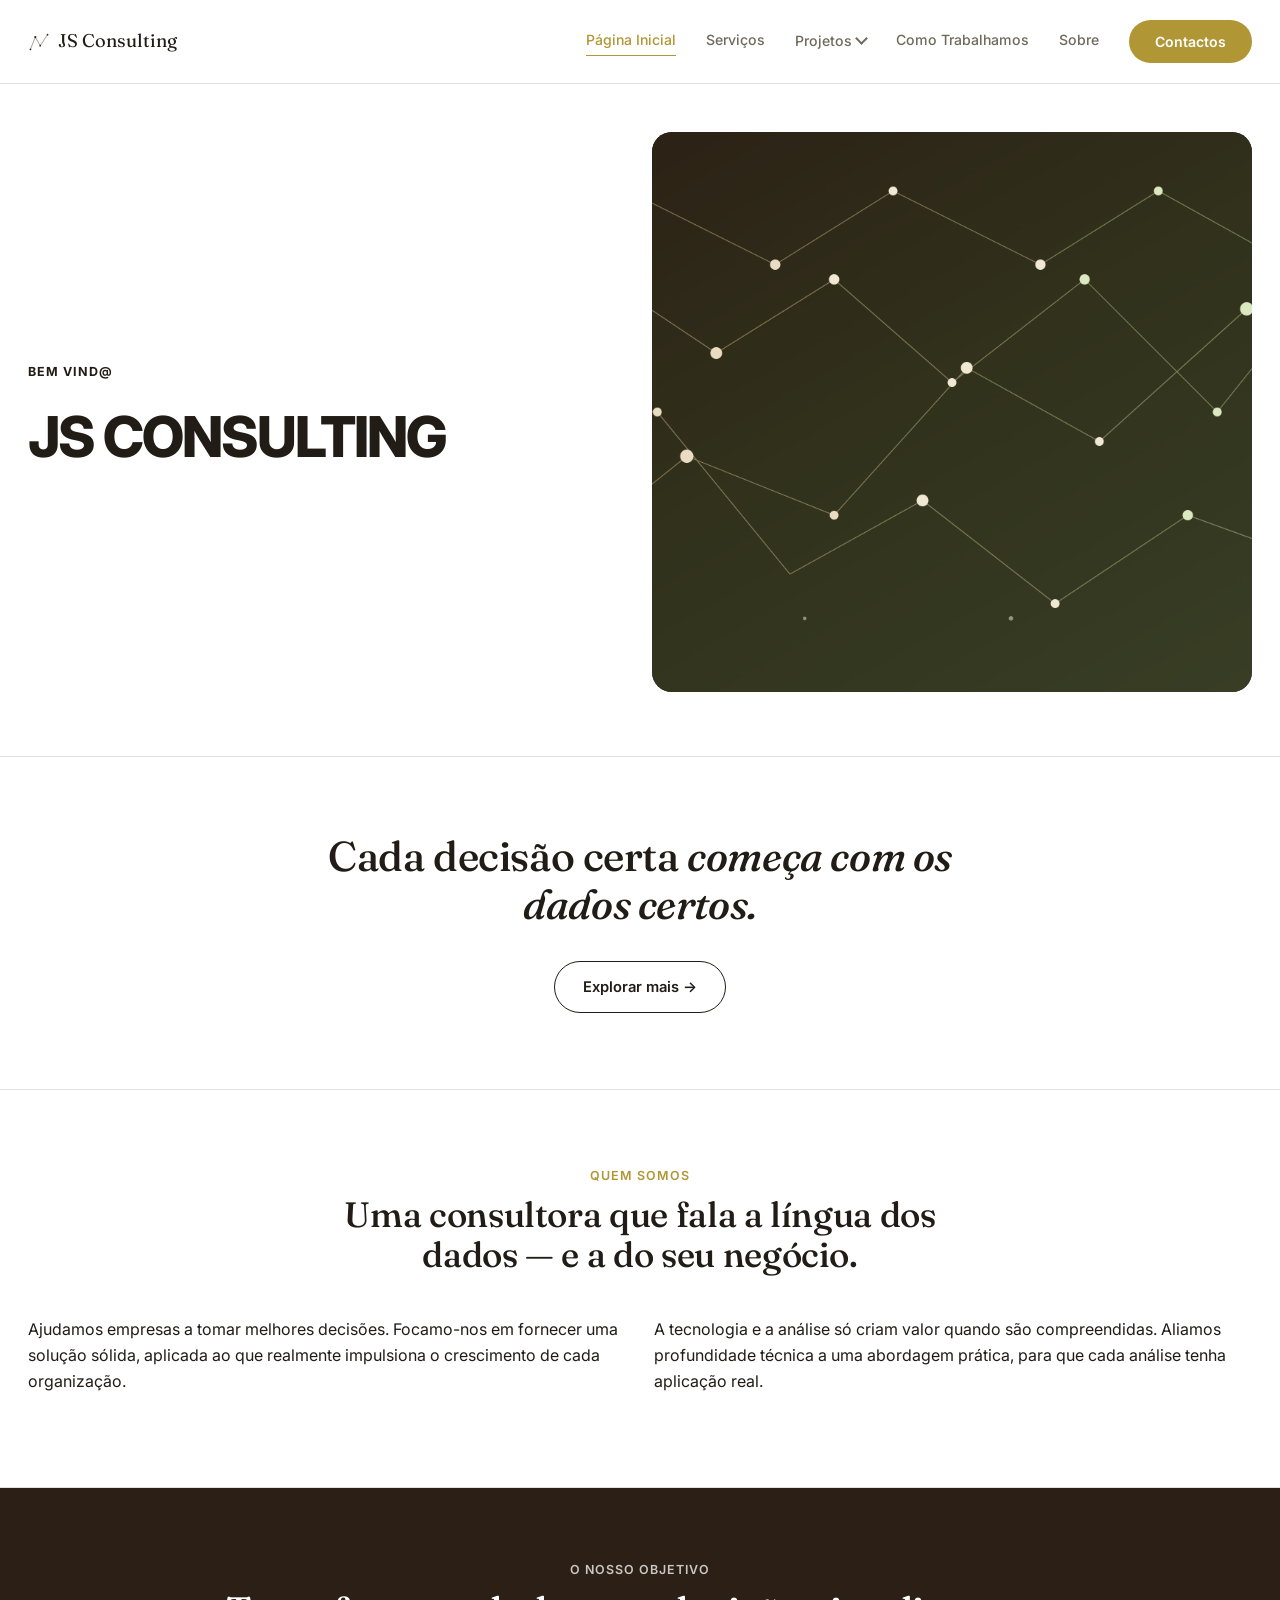
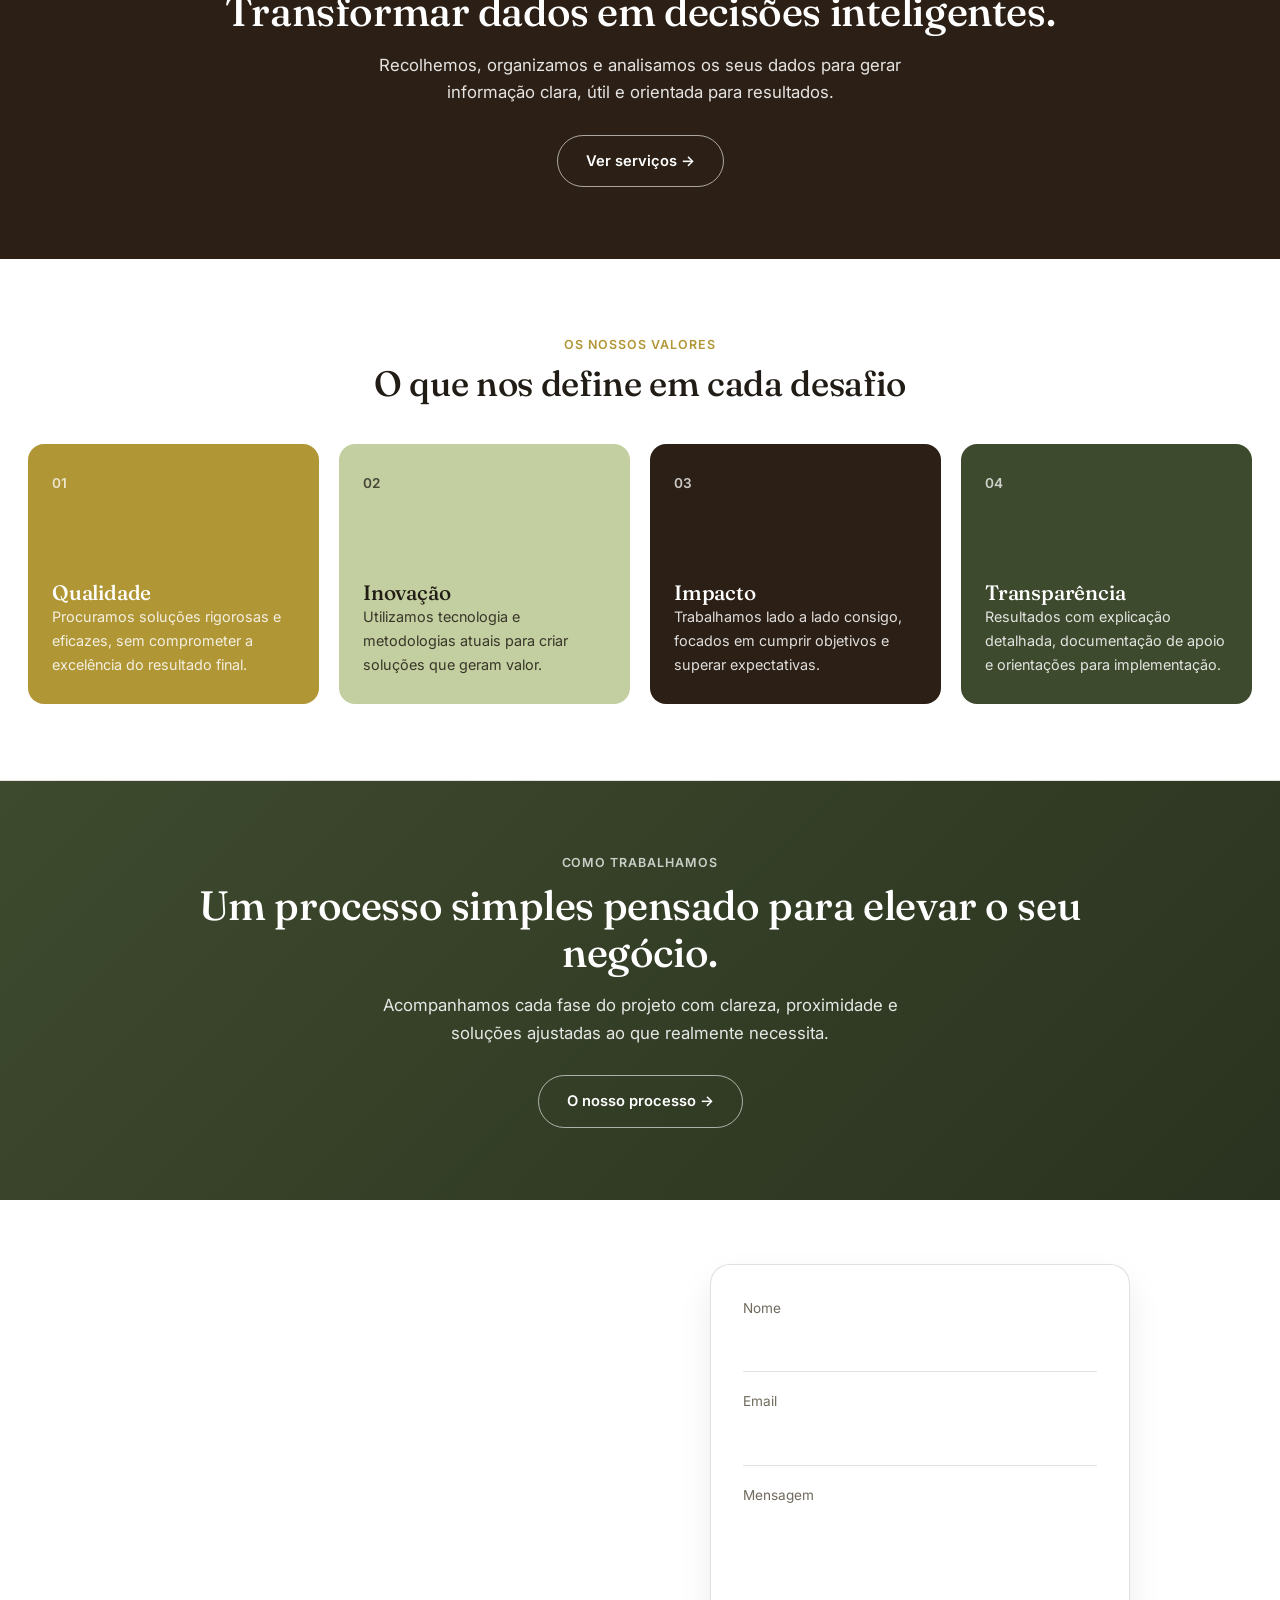
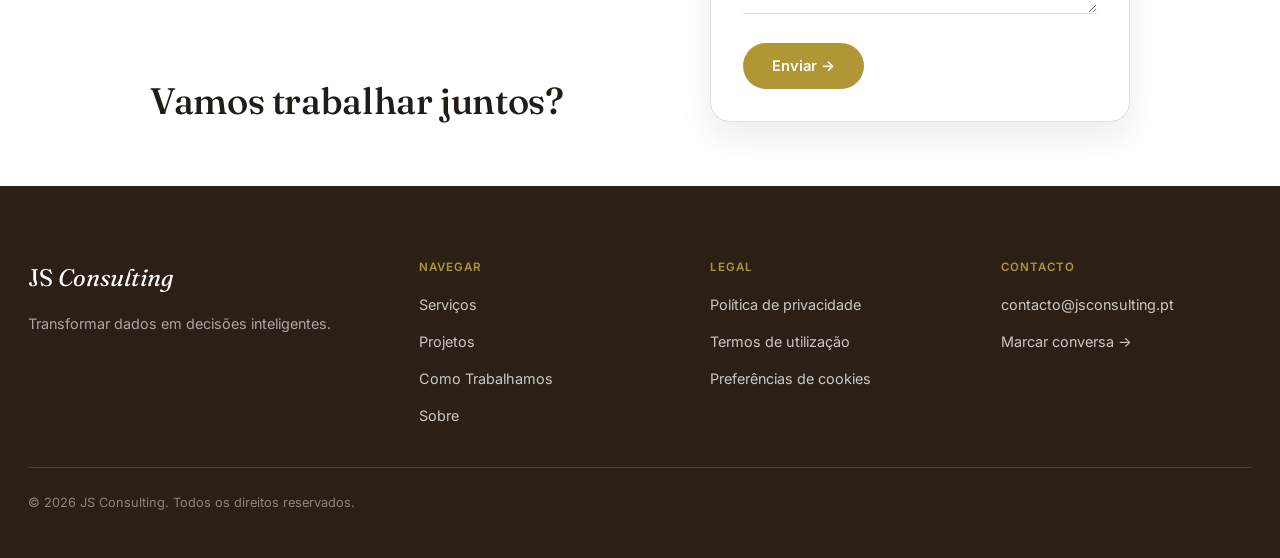
<file: index.html>
<!DOCTYPE html>
<html lang="pt">
<head>
<meta charset="UTF-8">
<meta name="viewport" content="width=device-width, initial-scale=1.0">
<title>JS Consulting — Dados para decisões melhores</title>
<meta name="description" content="Ajudamos empresas a tomar decisões baseadas em dados: segmentação de clientes, classificação de risco de crédito e previsão de vendas.">
<link rel="icon" type="image/svg+xml" href="assets/favicon.svg">
<link rel="stylesheet" href="css/style.css?v=66">
</head>
<body>

<div class="navbar-wrap">
  <div class="navbar-shell">
    <a href="index.html" class="navbar__brand">
      <svg width="22" height="22" viewBox="0 0 36 36" fill="none" xmlns="http://www.w3.org/2000/svg">
        <line x1="4" y1="30" x2="12" y2="10" stroke="currentColor" stroke-width="0.7"/>
        <line x1="12" y1="10" x2="20" y2="24" stroke="currentColor" stroke-width="0.7"/>
        <line x1="20" y1="24" x2="32" y2="6" stroke="currentColor" stroke-width="0.7"/>
        <circle cx="4" cy="30" r="1.4" fill="currentColor"/>
        <circle cx="12" cy="10" r="1.8" fill="currentColor"/>
        <circle cx="20" cy="24" r="1.4" fill="currentColor"/>
        <circle cx="32" cy="6" r="1.4" fill="currentColor"/>
      </svg>
      JS Consulting
    </a>
    <nav class="navbar">
      <button class="navbar__toggle" aria-label="Abrir menu">&#9776;</button>
      <ul class="navbar__links">
        <li><a href="index.html" class="is-active">Página Inicial</a></li>
        <li><a href="servicos.html">Serviços</a></li>
        <li class="has-dropdown">
          <a href="projetos.html">Projetos</a>
          <ul class="dropdown">
            <li><a href="projetos/segmentacao-centro-comercial.html">Clustering de Clientes</a></li>
            <li><a href="projetos/classificação-de-risco-banca.html">Classificação de Risco de Crédito</a></li>
            <li><a href="projetos/previsao-vendas-rossmann.html">Previsão de Vendas</a></li>
          </ul>
        </li>
        <li><a href="como-trabalhamos.html">Como Trabalhamos</a></li>
        <li><a href="sobre.html">Sobre</a></li>
        <li><a href="contactos.html" class="navbar__cta">Contactos</a></li>
      </ul>
    </nav>
  </div>
</div>

<header class="launch-hero">
  <div class="container launch-hero__row">
    <div class="launch-hero__text">
      <div class="launch-hero__eyebrows">
        <span>Bem vind@</span>
      </div>
      <h1 class="launch-hero__title">JS Consulting</h1>
    </div>
    <div class="launch-hero__photo">
      <img src="assets/hero-banner.png" alt="" width="2720" height="1520">
    </div>
  </div>
</header>

<section class="section">
  <div class="container explore__inner">
    <h2>Cada decisão certa <em>começa com os dados certos.</em></h2>
    <a href="#objetivo" class="btn btn-outline">Explorar mais &rarr;</a>
  </div>
</section>

<section class="section">
  <div class="container">
    <div class="section-head">
      <div>
        <span class="eyebrow">Quem somos</span>
        <h2>Uma consultora que fala a língua dos dados — e a do seu negócio.</h2>
      </div>
    </div>

    <div class="detail-columns">
      <p>Ajudamos empresas a tomar melhores decisões. Focamo-nos em fornecer uma solução sólida, aplicada ao que realmente impulsiona o crescimento de cada organização.</p>
      <p>A tecnologia e a análise só criam valor quando são compreendidas. Aliamos profundidade técnica a uma abordagem prática, para que cada análise tenha aplicação real.</p>
    </div>
  </div>
</section>

<section class="narrative-block narrative-block--blue" id="objetivo">
  <div class="container">
    <span class="eyebrow">O nosso objetivo</span>
    <h2>Transformar dados em decisões inteligentes.</h2>
    <p>Recolhemos, organizamos e analisamos os seus dados para gerar informação clara, útil e orientada para resultados.</p>
    <a href="servicos.html" class="btn btn-outline--on-primary">Ver serviços &rarr;</a>
  </div>
</section>

<section class="section">
  <div class="container">
    <div class="section-head">
      <div>
        <span class="eyebrow">Os nossos valores</span>
        <h2>O que nos define em cada desafio</h2>
      </div>
    </div>

    <div class="values-grid">
      <div class="value-card value-card--red">
        <span class="value-card__num">01</span>
        <div>
          <h3>Qualidade</h3>
          <p>Procuramos soluções rigorosas e eficazes, sem comprometer a excelência do resultado final.</p>
        </div>
      </div>
      <div class="value-card value-card--sage">
        <span class="value-card__num">02</span>
        <div>
          <h3>Inovação</h3>
          <p>Utilizamos tecnologia e metodologias atuais para criar soluções que geram valor.</p>
        </div>
      </div>
      <div class="value-card value-card--blue">
        <span class="value-card__num">03</span>
        <div>
          <h3>Impacto</h3>
          <p>Trabalhamos lado a lado consigo, focados em cumprir objetivos e superar expectativas.</p>
        </div>
      </div>
      <div class="value-card value-card--olive">
        <span class="value-card__num">04</span>
        <div>
          <h3>Transparência</h3>
          <p>Resultados com explicação detalhada, documentação de apoio e orientações para implementação.</p>
        </div>
      </div>
    </div>
  </div>
</section>

<section class="narrative-block narrative-block--olive">
  <div class="container">
    <span class="eyebrow">Como trabalhamos</span>
    <h2>Um processo simples pensado para elevar o seu negócio.</h2>
    <p>Acompanhamos cada fase do projeto com clareza, proximidade e soluções ajustadas ao que realmente necessita.</p>
    <a href="como-trabalhamos.html" class="btn btn-outline--on-primary">O nosso processo &rarr;</a>
  </div>
</section>

<section class="home-contact">
  <div class="container">
    <div class="home-contact__card">
      <h2>Vamos trabalhar juntos?</h2>
      <form class="home-contact__form" action="https://formspree.io/f/xaqrpooe" method="POST">
        <input type="hidden" name="_subject" value="Novo contacto via jsconsulting.pt">
        <div class="form-field">
          <label for="home-nome">Nome</label>
          <input type="text" id="home-nome" name="nome" required>
        </div>
        <div class="form-field">
          <label for="home-email">Email</label>
          <input type="email" id="home-email" name="email" required>
        </div>
        <div class="form-field">
          <label for="home-mensagem">Mensagem</label>
          <textarea id="home-mensagem" name="mensagem" required></textarea>
        </div>
        <button type="submit" class="btn btn-primary">Enviar &rarr;</button>
      </form>
    </div>
  </div>
</section>

<footer class="footer">
  <div class="container">
    <div class="footer__grid">
      <div class="footer__about">
        <span class="footer__brand">JS <em>Consulting</em></span>
        <p class="footer__tagline">Transformar dados em decisões inteligentes.</p>
      </div>

      <div class="footer__col">
        <span class="footer__col-title">Navegar</span>
        <a href="servicos.html">Serviços</a>
        <a href="projetos.html">Projetos</a>
        <a href="como-trabalhamos.html">Como Trabalhamos</a>
        <a href="sobre.html">Sobre</a>
      </div>

      <div class="footer__col">
        <span class="footer__col-title">Legal</span>
        <a href="politica-privacidade.html">Política de privacidade</a>
        <a href="termos-utilizacao.html">Termos de utilização</a>
        <a href="cookies.html">Preferências de cookies</a>
      </div>

      <div class="footer__col">
        <span class="footer__col-title">Contacto</span>
        <a href="mailto:contacto@jsconsulting.pt">contacto@jsconsulting.pt</a>
        <a href="https://calendly.com/contacto-jsconsulting/30min" target="_blank" rel="noopener">Marcar conversa &rarr;</a>
      </div>
    </div>

    <p class="footer__meta">&copy; 2026 JS Consulting. Todos os direitos reservados.</p>
  </div>
</footer>

<script src="js/script.js?v=19"></script>
<script type='module' src='https://static.cloudflareinsights.com/beacon.min.js' data-cf-beacon='{"token": "d46a8511cd884fc19f9b719f2fb2b67a"}'></script>
</body>
</html>
</file>
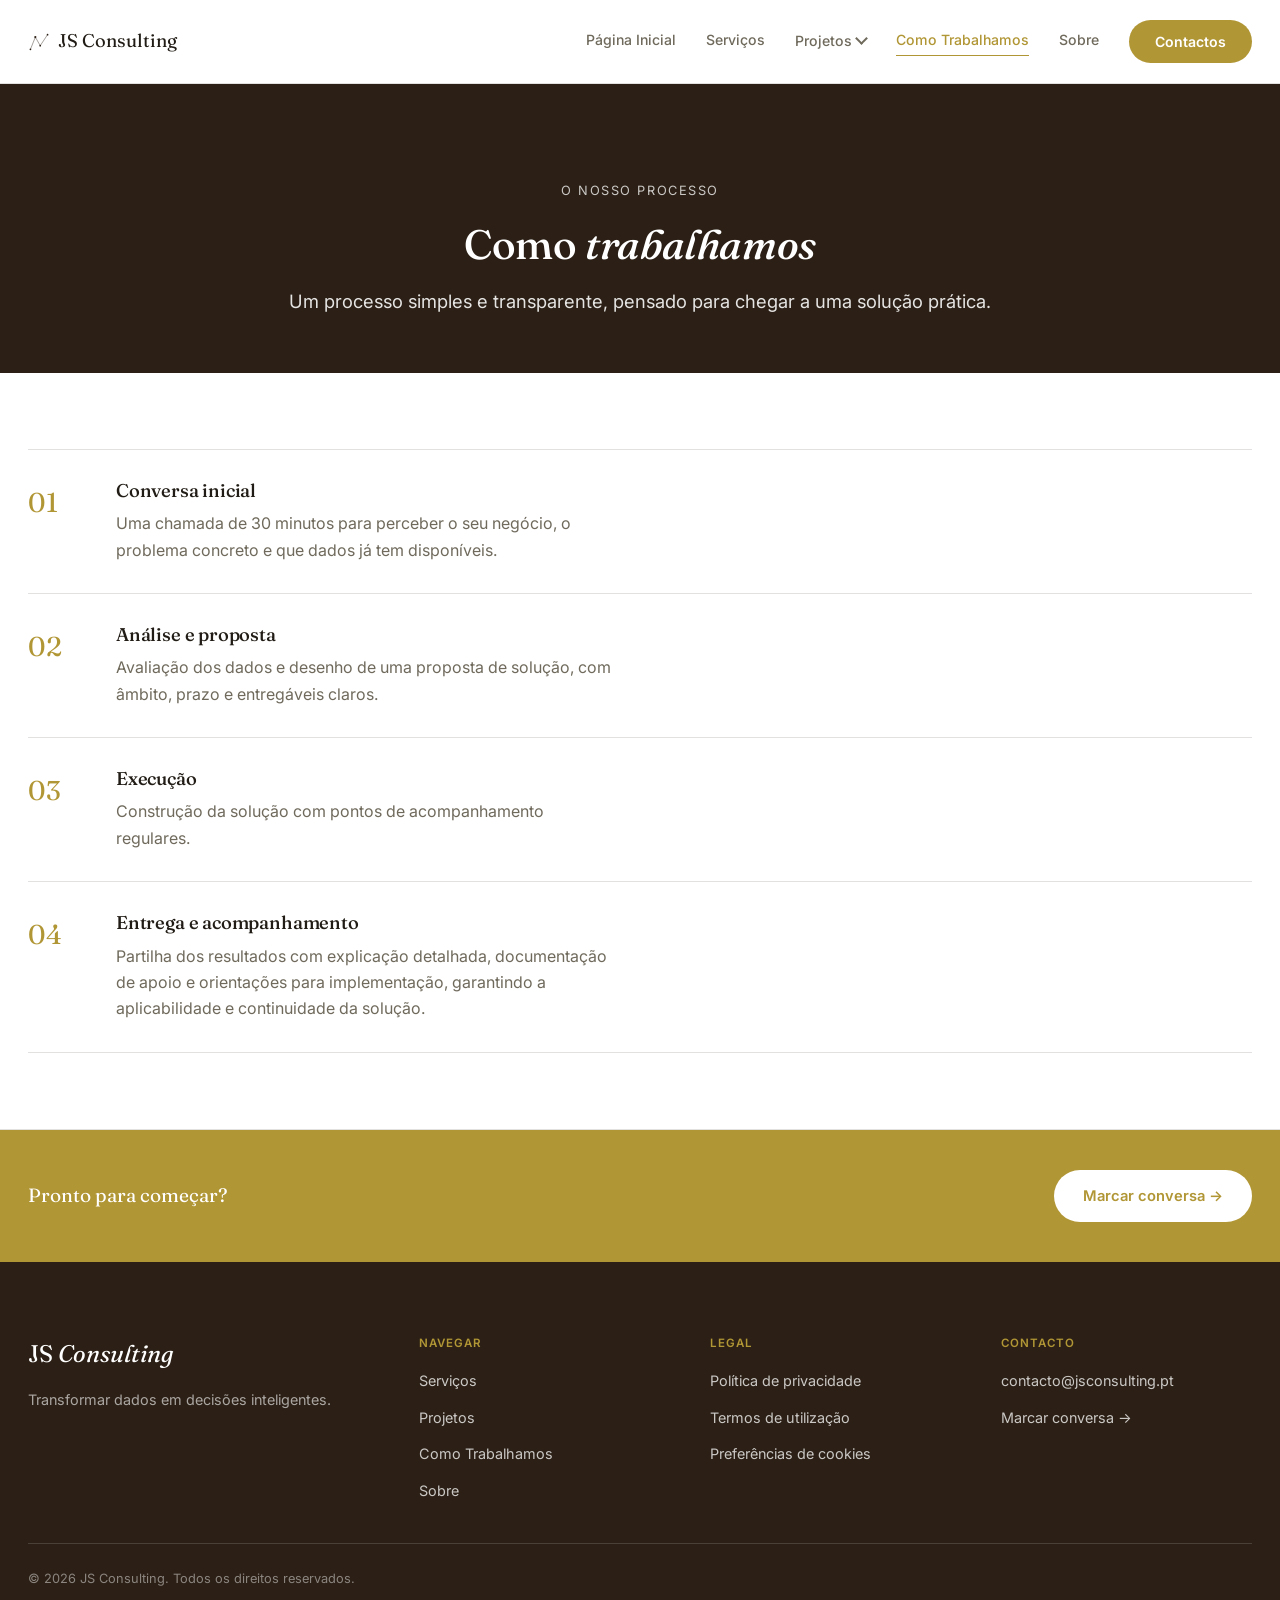
<file: como-trabalhamos.html>
<!DOCTYPE html>
<html lang="pt">
<head>
<meta charset="UTF-8">
<meta name="viewport" content="width=device-width, initial-scale=1.0">
<title>Como Trabalhamos | JS Consulting</title>
<link rel="icon" type="image/svg+xml" href="assets/favicon.svg">
<link rel="stylesheet" href="css/style.css?v=66">
</head>
<body>

<div class="navbar-wrap">
  <div class="navbar-shell">
    <a href="index.html" class="navbar__brand">
      <svg width="22" height="22" viewBox="0 0 36 36" fill="none" xmlns="http://www.w3.org/2000/svg">
        <line x1="4" y1="30" x2="12" y2="10" stroke="currentColor" stroke-width="0.7"/>
        <line x1="12" y1="10" x2="20" y2="24" stroke="currentColor" stroke-width="0.7"/>
        <line x1="20" y1="24" x2="32" y2="6" stroke="currentColor" stroke-width="0.7"/>
        <circle cx="4" cy="30" r="1.4" fill="currentColor"/>
        <circle cx="12" cy="10" r="1.8" fill="currentColor"/>
        <circle cx="20" cy="24" r="1.4" fill="currentColor"/>
        <circle cx="32" cy="6" r="1.4" fill="currentColor"/>
      </svg>
      JS Consulting
    </a>
    <nav class="navbar">
      <button class="navbar__toggle" aria-label="Abrir menu">&#9776;</button>
      <ul class="navbar__links">
        <li><a href="index.html">Página Inicial</a></li>
        <li><a href="servicos.html">Serviços</a></li>
        <li class="has-dropdown">
          <a href="projetos.html">Projetos</a>
          <ul class="dropdown">
            <li><a href="projetos/segmentacao-centro-comercial.html">Clustering de Clientes</a></li>
            <li><a href="projetos/classificação-de-risco-banca.html">Classificação de Risco de Crédito</a></li>
            <li><a href="projetos/previsao-vendas-rossmann.html">Previsão de Vendas</a></li>
          </ul>
        </li>
        <li><a href="como-trabalhamos.html" class="is-active">Como Trabalhamos</a></li>
        <li><a href="sobre.html">Sobre</a></li>
        <li><a href="contactos.html" class="navbar__cta">Contactos</a></li>
      </ul>
    </nav>
  </div>
</div>

<header class="hero" style="padding-bottom:56px;">
  <div class="container">
    <span class="hero__eyebrow">O Nosso Processo</span>
    <h1>Como <em>trabalhamos</em></h1>
    <p class="hero__lead">Um processo simples e transparente, pensado para chegar a uma solução prática. </p>
  </div>
</header>

<section class="section">
  <div class="container">
    <div class="steps">
      <div class="step">
        <span class="step__number">01</span>
        <div>
          <h3>Conversa inicial</h3>
          <p>Uma chamada de 30 minutos para perceber o seu negócio, o problema concreto e que dados já tem disponíveis.</p>
        </div>
      </div>
      <div class="step">
        <span class="step__number">02</span>
        <div>
          <h3>Análise e proposta</h3>
          <p>Avaliação dos dados e desenho de uma proposta de solução, com âmbito, prazo e entregáveis claros.</p>
        </div>
      </div>
      <div class="step">
        <span class="step__number">03</span>
        <div>
          <h3>Execução</h3>
          <p>Construção da solução com pontos de acompanhamento regulares.</p>
        </div>
      </div>
      <div class="step">
        <span class="step__number">04</span>
        <div>
          <h3>Entrega e acompanhamento</h3>
          <p><p>
  Partilha dos resultados com explicação detalhada, documentação de apoio e orientações
  para implementação, garantindo a aplicabilidade e continuidade da solução.</p>
        </div>
      </div>
    </div>
  </div>
</section>

<section class="cta-banner">
  <div class="container cta-banner__inner">
    <p>Pronto para começar?</p>
    <a href="https://calendly.com/contacto-jsconsulting/30min" target="_blank" rel="noopener" class="btn btn-light">Marcar conversa &rarr;</a>
  </div>
</section>

<footer class="footer">
  <div class="container">
    <div class="footer__grid">
      <div class="footer__about">
        <span class="footer__brand">JS <em>Consulting</em></span>
        <p class="footer__tagline">Transformar dados em decisões inteligentes.</p>
      </div>

      <div class="footer__col">
        <span class="footer__col-title">Navegar</span>
        <a href="servicos.html">Serviços</a>
        <a href="projetos.html">Projetos</a>
        <a href="como-trabalhamos.html">Como Trabalhamos</a>
        <a href="sobre.html">Sobre</a>
      </div>

      <div class="footer__col">
        <span class="footer__col-title">Legal</span>
        <a href="politica-privacidade.html">Política de privacidade</a>
        <a href="termos-utilizacao.html">Termos de utilização</a>
        <a href="cookies.html">Preferências de cookies</a>
      </div>

      <div class="footer__col">
        <span class="footer__col-title">Contacto</span>
        <a href="mailto:contacto@jsconsulting.pt">contacto@jsconsulting.pt</a>
        <a href="https://calendly.com/contacto-jsconsulting/30min" target="_blank" rel="noopener">Marcar conversa &rarr;</a>
      </div>
    </div>

    <p class="footer__meta">&copy; 2026 JS Consulting. Todos os direitos reservados.</p>
  </div>
</footer>

<script src="js/script.js?v=19"></script>
<script type='module' src='https://static.cloudflareinsights.com/beacon.min.js' data-cf-beacon='{"token": "d46a8511cd884fc19f9b719f2fb2b67a"}'></script>
</body>
</html>
</file>
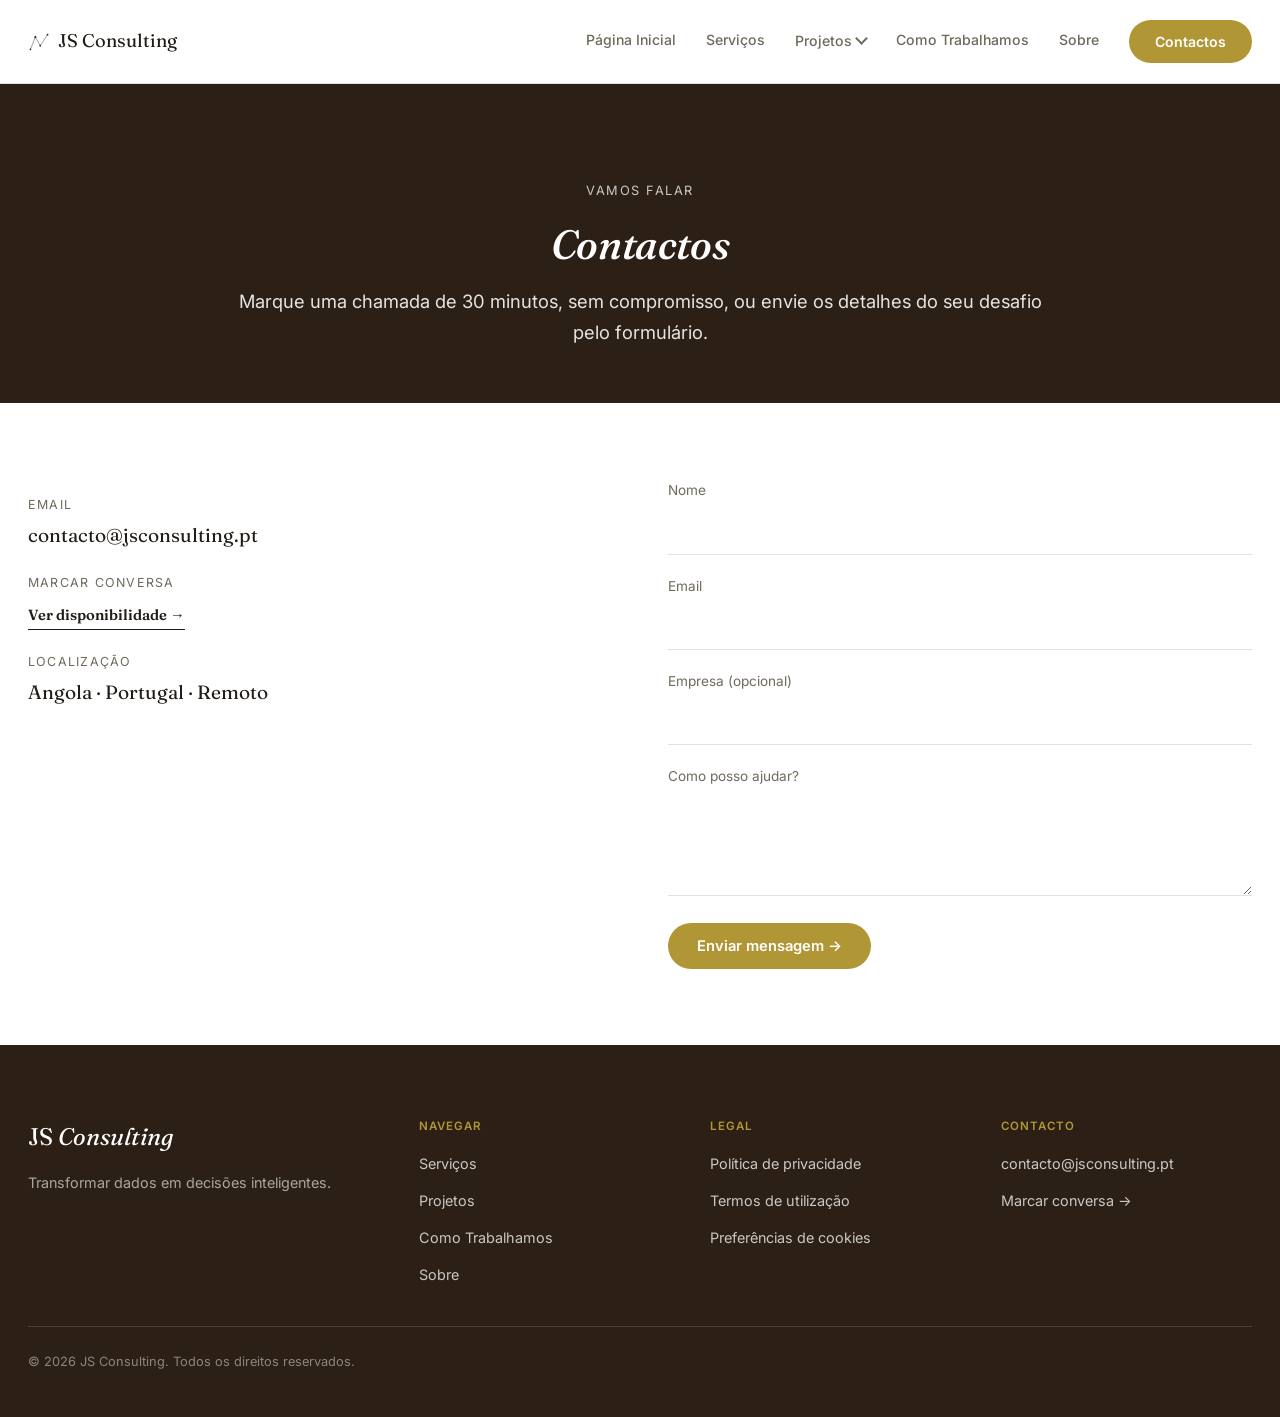
<file: contactos.html>
<!DOCTYPE html>
<html lang="pt">
<head>
<meta charset="UTF-8">
<meta name="viewport" content="width=device-width, initial-scale=1.0">
<title>Contactos | JS Consulting</title>
<link rel="icon" type="image/svg+xml" href="assets/favicon.svg">
<link rel="stylesheet" href="css/style.css?v=66">
</head>
<body>

<div class="navbar-wrap">
  <div class="navbar-shell">
    <a href="index.html" class="navbar__brand">
      <svg width="22" height="22" viewBox="0 0 36 36" fill="none" xmlns="http://www.w3.org/2000/svg">
        <line x1="4" y1="30" x2="12" y2="10" stroke="currentColor" stroke-width="0.7"/>
        <line x1="12" y1="10" x2="20" y2="24" stroke="currentColor" stroke-width="0.7"/>
        <line x1="20" y1="24" x2="32" y2="6" stroke="currentColor" stroke-width="0.7"/>
        <circle cx="4" cy="30" r="1.4" fill="currentColor"/>
        <circle cx="12" cy="10" r="1.8" fill="currentColor"/>
        <circle cx="20" cy="24" r="1.4" fill="currentColor"/>
        <circle cx="32" cy="6" r="1.4" fill="currentColor"/>
      </svg>
      JS Consulting
    </a>
    <nav class="navbar">
      <button class="navbar__toggle" aria-label="Abrir menu">&#9776;</button>
      <ul class="navbar__links">
        <li><a href="index.html">Página Inicial</a></li>
        <li><a href="servicos.html">Serviços</a></li>
        <li class="has-dropdown">
          <a href="projetos.html">Projetos</a>
          <ul class="dropdown">
            <li><a href="projetos/segmentacao-centro-comercial.html">Clustering de Clientes</a></li>
            <li><a href="projetos/classificação-de-risco-banca.html">Classificação de Risco de Crédito</a></li>
            <li><a href="projetos/previsao-vendas-rossmann.html">Previsão de Vendas</a></li>
          </ul>
        </li>
        <li><a href="como-trabalhamos.html">Como Trabalhamos</a></li>
        <li><a href="sobre.html">Sobre</a></li>
        <li><a href="contactos.html" class="navbar__cta">Contactos</a></li>
      </ul>
    </nav>
  </div>
</div>

<header class="hero" style="padding-bottom:56px;">
  <div class="container">
    <span class="hero__eyebrow">Vamos falar</span>
    <h1><em>Contactos</em></h1>
    <p class="hero__lead">Marque uma chamada de 30 minutos, sem compromisso, ou envie os detalhes do seu desafio pelo formulário.</p>
  </div>
</header>

<section class="section">
  <div class="container contact-grid">
    <div>
      <dl class="contact-list">
        <div>
          <dt>Email</dt>
          <dd><a href="mailto:contacto@jsconsulting.pt">contacto@jsconsulting.pt</a></dd>
        </div>
        <div>
          <dt>Marcar conversa</dt>
          <dd><a href="https://calendly.com/contacto-jsconsulting/30min" target="_blank" rel="noopener" class="link-arrow">Ver disponibilidade &rarr;</a></dd>
        </div>
        <div>
          <dt>Localização</dt>
          <dd>Angola &middot; Portugal &middot; Remoto</dd>
        </div>
      </dl>
    </div>

    <form action="https://formspree.io/f/xaqrpooe" method="POST">
      <input type="hidden" name="_subject" value="Novo contacto via jsconsulting.pt">
      <div class="form-field">
        <label for="nome">Nome</label>
        <input type="text" id="nome" name="nome" required>
      </div>
      <div class="form-field">
        <label for="email">Email</label>
        <input type="email" id="email" name="email" required>
      </div>
      <div class="form-field">
        <label for="empresa">Empresa (opcional)</label>
        <input type="text" id="empresa" name="empresa">
      </div>
      <div class="form-field">
        <label for="mensagem">Como posso ajudar?</label>
        <textarea id="mensagem" name="mensagem" required></textarea>
      </div>
      <button type="submit" class="btn btn-primary">Enviar mensagem &rarr;</button>
    </form>
  </div>
</section>

<footer class="footer">
  <div class="container">
    <div class="footer__grid">
      <div class="footer__about">
        <span class="footer__brand">JS <em>Consulting</em></span>
        <p class="footer__tagline">Transformar dados em decisões inteligentes.</p>
      </div>

      <div class="footer__col">
        <span class="footer__col-title">Navegar</span>
        <a href="servicos.html">Serviços</a>
        <a href="projetos.html">Projetos</a>
        <a href="como-trabalhamos.html">Como Trabalhamos</a>
        <a href="sobre.html">Sobre</a>
      </div>

      <div class="footer__col">
        <span class="footer__col-title">Legal</span>
        <a href="politica-privacidade.html">Política de privacidade</a>
        <a href="termos-utilizacao.html">Termos de utilização</a>
        <a href="cookies.html">Preferências de cookies</a>
      </div>

      <div class="footer__col">
        <span class="footer__col-title">Contacto</span>
        <a href="mailto:contacto@jsconsulting.pt">contacto@jsconsulting.pt</a>
        <a href="https://calendly.com/contacto-jsconsulting/30min" target="_blank" rel="noopener">Marcar conversa &rarr;</a>
      </div>
    </div>

    <p class="footer__meta">&copy; 2026 JS Consulting. Todos os direitos reservados.</p>
  </div>
</footer>

<script src="js/script.js?v=19"></script>
<script type='module' src='https://static.cloudflareinsights.com/beacon.min.js' data-cf-beacon='{"token": "d46a8511cd884fc19f9b719f2fb2b67a"}'></script>
</body>
</html>
</file>
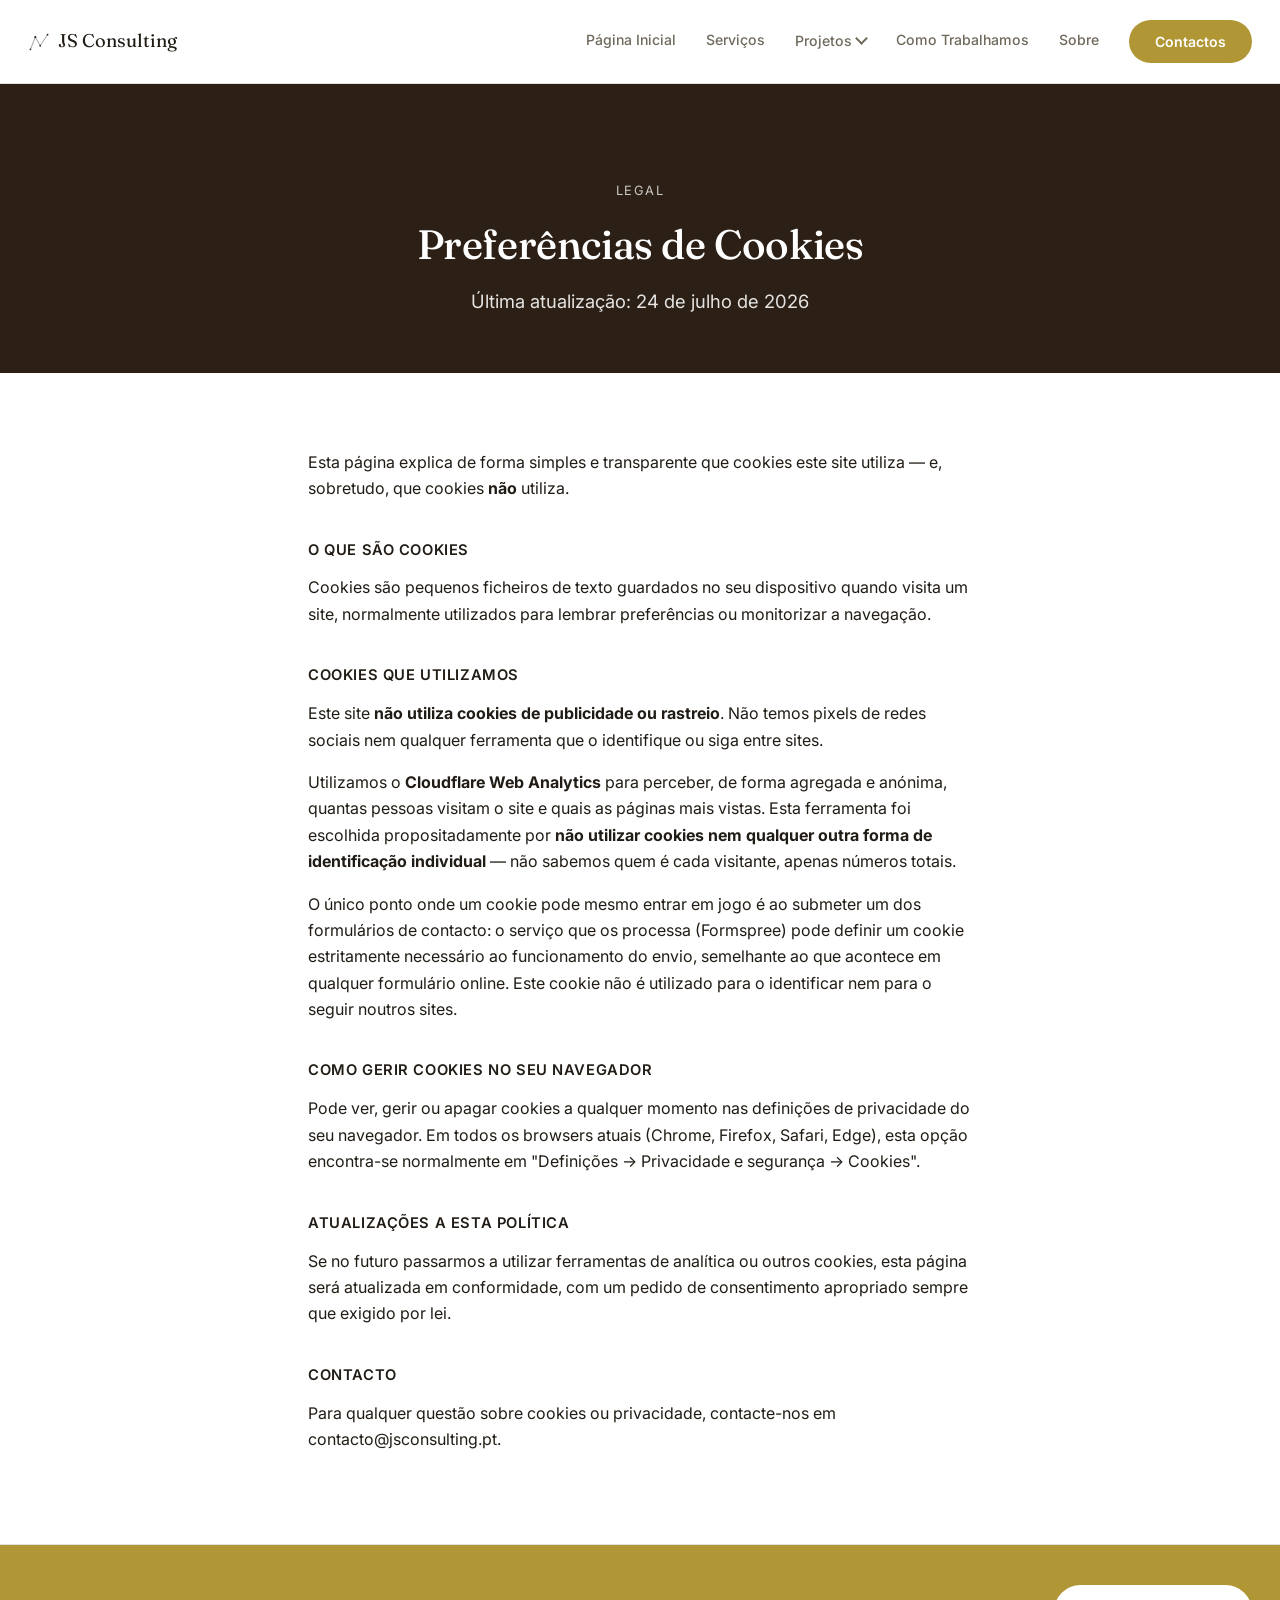
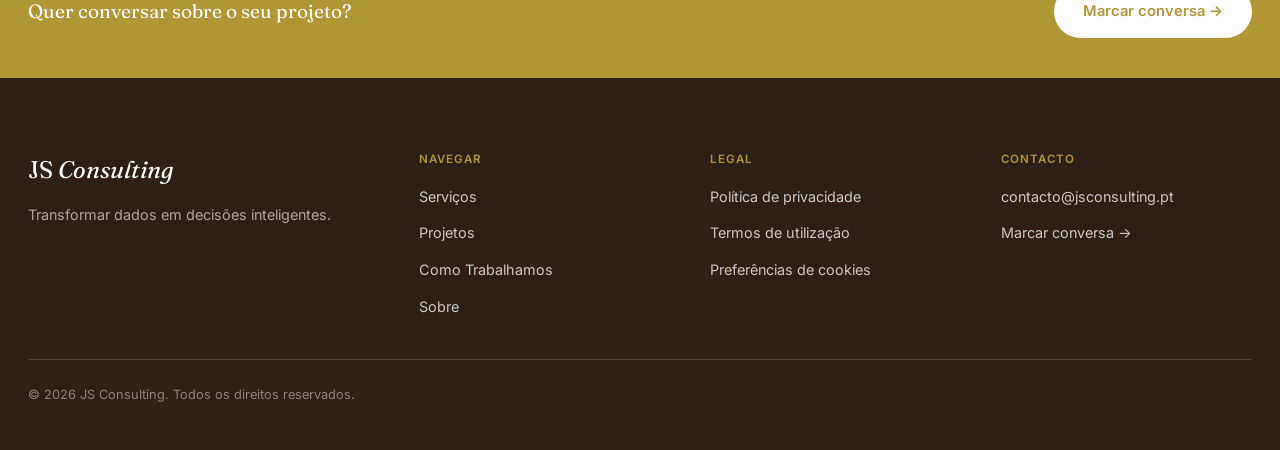
<file: cookies.html>
<!DOCTYPE html>
<html lang="pt">
<head>
<meta charset="UTF-8">
<meta name="viewport" content="width=device-width, initial-scale=1.0">
<title>Preferências de Cookies | JS Consulting</title>
<link rel="icon" type="image/svg+xml" href="assets/favicon.svg">
<link rel="stylesheet" href="css/style.css?v=66">
</head>
<body>

<div class="navbar-wrap">
  <div class="navbar-shell">
    <a href="index.html" class="navbar__brand">
      <svg width="22" height="22" viewBox="0 0 36 36" fill="none" xmlns="http://www.w3.org/2000/svg">
        <line x1="4" y1="30" x2="12" y2="10" stroke="currentColor" stroke-width="0.7"/>
        <line x1="12" y1="10" x2="20" y2="24" stroke="currentColor" stroke-width="0.7"/>
        <line x1="20" y1="24" x2="32" y2="6" stroke="currentColor" stroke-width="0.7"/>
        <circle cx="4" cy="30" r="1.4" fill="currentColor"/>
        <circle cx="12" cy="10" r="1.8" fill="currentColor"/>
        <circle cx="20" cy="24" r="1.4" fill="currentColor"/>
        <circle cx="32" cy="6" r="1.4" fill="currentColor"/>
      </svg>
      JS Consulting
    </a>
    <nav class="navbar">
      <button class="navbar__toggle" aria-label="Abrir menu">&#9776;</button>
      <ul class="navbar__links">
        <li><a href="index.html">Página Inicial</a></li>
        <li><a href="servicos.html">Serviços</a></li>
        <li class="has-dropdown">
          <a href="projetos.html">Projetos</a>
          <ul class="dropdown">
            <li><a href="projetos/segmentacao-centro-comercial.html">Clustering de Clientes</a></li>
            <li><a href="projetos/classificação-de-risco-banca.html">Classificação de Risco de Crédito</a></li>
            <li><a href="projetos/previsao-vendas-rossmann.html">Previsão de Vendas</a></li>
          </ul>
        </li>
        <li><a href="como-trabalhamos.html">Como Trabalhamos</a></li>
        <li><a href="sobre.html">Sobre</a></li>
        <li><a href="contactos.html" class="navbar__cta">Contactos</a></li>
      </ul>
    </nav>
  </div>
</div>

<header class="hero" style="padding-bottom:56px;">
  <div class="container">
    <span class="hero__eyebrow">Legal</span>
    <h1>Preferências de Cookies</h1>
    <p class="hero__lead">Última atualização: 24 de julho de 2026</p>
  </div>
</header>

<section class="section">
  <div class="container detail-body">
    <p>Esta página explica de forma simples e transparente que cookies este site utiliza — e, sobretudo, que cookies <strong>não</strong> utiliza.</p>

    <h4>O que são cookies</h4>
    <p>Cookies são pequenos ficheiros de texto guardados no seu dispositivo quando visita um site, normalmente utilizados para lembrar preferências ou monitorizar a navegação.</p>

    <h4>Cookies que utilizamos</h4>
    <p>Este site <strong>não utiliza cookies de publicidade ou rastreio</strong>. Não temos pixels de redes sociais nem qualquer ferramenta que o identifique ou siga entre sites.</p>
    <p>Utilizamos o <strong>Cloudflare Web Analytics</strong> para perceber, de forma agregada e anónima, quantas pessoas visitam o site e quais as páginas mais vistas. Esta ferramenta foi escolhida propositadamente por <strong>não utilizar cookies nem qualquer outra forma de identificação individual</strong> — não sabemos quem é cada visitante, apenas números totais.</p>
    <p>O único ponto onde um cookie pode mesmo entrar em jogo é ao submeter um dos formulários de contacto: o serviço que os processa (Formspree) pode definir um cookie estritamente necessário ao funcionamento do envio, semelhante ao que acontece em qualquer formulário online. Este cookie não é utilizado para o identificar nem para o seguir noutros sites.</p>

    <h4>Como gerir cookies no seu navegador</h4>
    <p>Pode ver, gerir ou apagar cookies a qualquer momento nas definições de privacidade do seu navegador. Em todos os browsers atuais (Chrome, Firefox, Safari, Edge), esta opção encontra-se normalmente em "Definições &rarr; Privacidade e segurança &rarr; Cookies".</p>

    <h4>Atualizações a esta política</h4>
    <p>Se no futuro passarmos a utilizar ferramentas de analítica ou outros cookies, esta página será atualizada em conformidade, com um pedido de consentimento apropriado sempre que exigido por lei.</p>

    <h4>Contacto</h4>
    <p>Para qualquer questão sobre cookies ou privacidade, contacte-nos em <a href="mailto:contacto@jsconsulting.pt">contacto@jsconsulting.pt</a>.</p>
  </div>
</section>

<section class="cta-banner">
  <div class="container cta-banner__inner">
    <p>Quer conversar sobre o seu projeto?</p>
    <a href="https://calendly.com/contacto-jsconsulting/30min" target="_blank" rel="noopener" class="btn btn-light">Marcar conversa &rarr;</a>
  </div>
</section>

<footer class="footer">
  <div class="container">
    <div class="footer__grid">
      <div class="footer__about">
        <span class="footer__brand">JS <em>Consulting</em></span>
        <p class="footer__tagline">Transformar dados em decisões inteligentes.</p>
      </div>

      <div class="footer__col">
        <span class="footer__col-title">Navegar</span>
        <a href="servicos.html">Serviços</a>
        <a href="projetos.html">Projetos</a>
        <a href="como-trabalhamos.html">Como Trabalhamos</a>
        <a href="sobre.html">Sobre</a>
      </div>

      <div class="footer__col">
        <span class="footer__col-title">Legal</span>
        <a href="politica-privacidade.html">Política de privacidade</a>
        <a href="termos-utilizacao.html">Termos de utilização</a>
        <a href="cookies.html">Preferências de cookies</a>
      </div>

      <div class="footer__col">
        <span class="footer__col-title">Contacto</span>
        <a href="mailto:contacto@jsconsulting.pt">contacto@jsconsulting.pt</a>
        <a href="https://calendly.com/contacto-jsconsulting/30min" target="_blank" rel="noopener">Marcar conversa &rarr;</a>
      </div>
    </div>

    <p class="footer__meta">&copy; 2026 JS Consulting. Todos os direitos reservados.</p>
  </div>
</footer>

<script src="js/script.js?v=19"></script>
<script type='module' src='https://static.cloudflareinsights.com/beacon.min.js' data-cf-beacon='{"token": "d46a8511cd884fc19f9b719f2fb2b67a"}'></script>
</body>
</html>
</file>
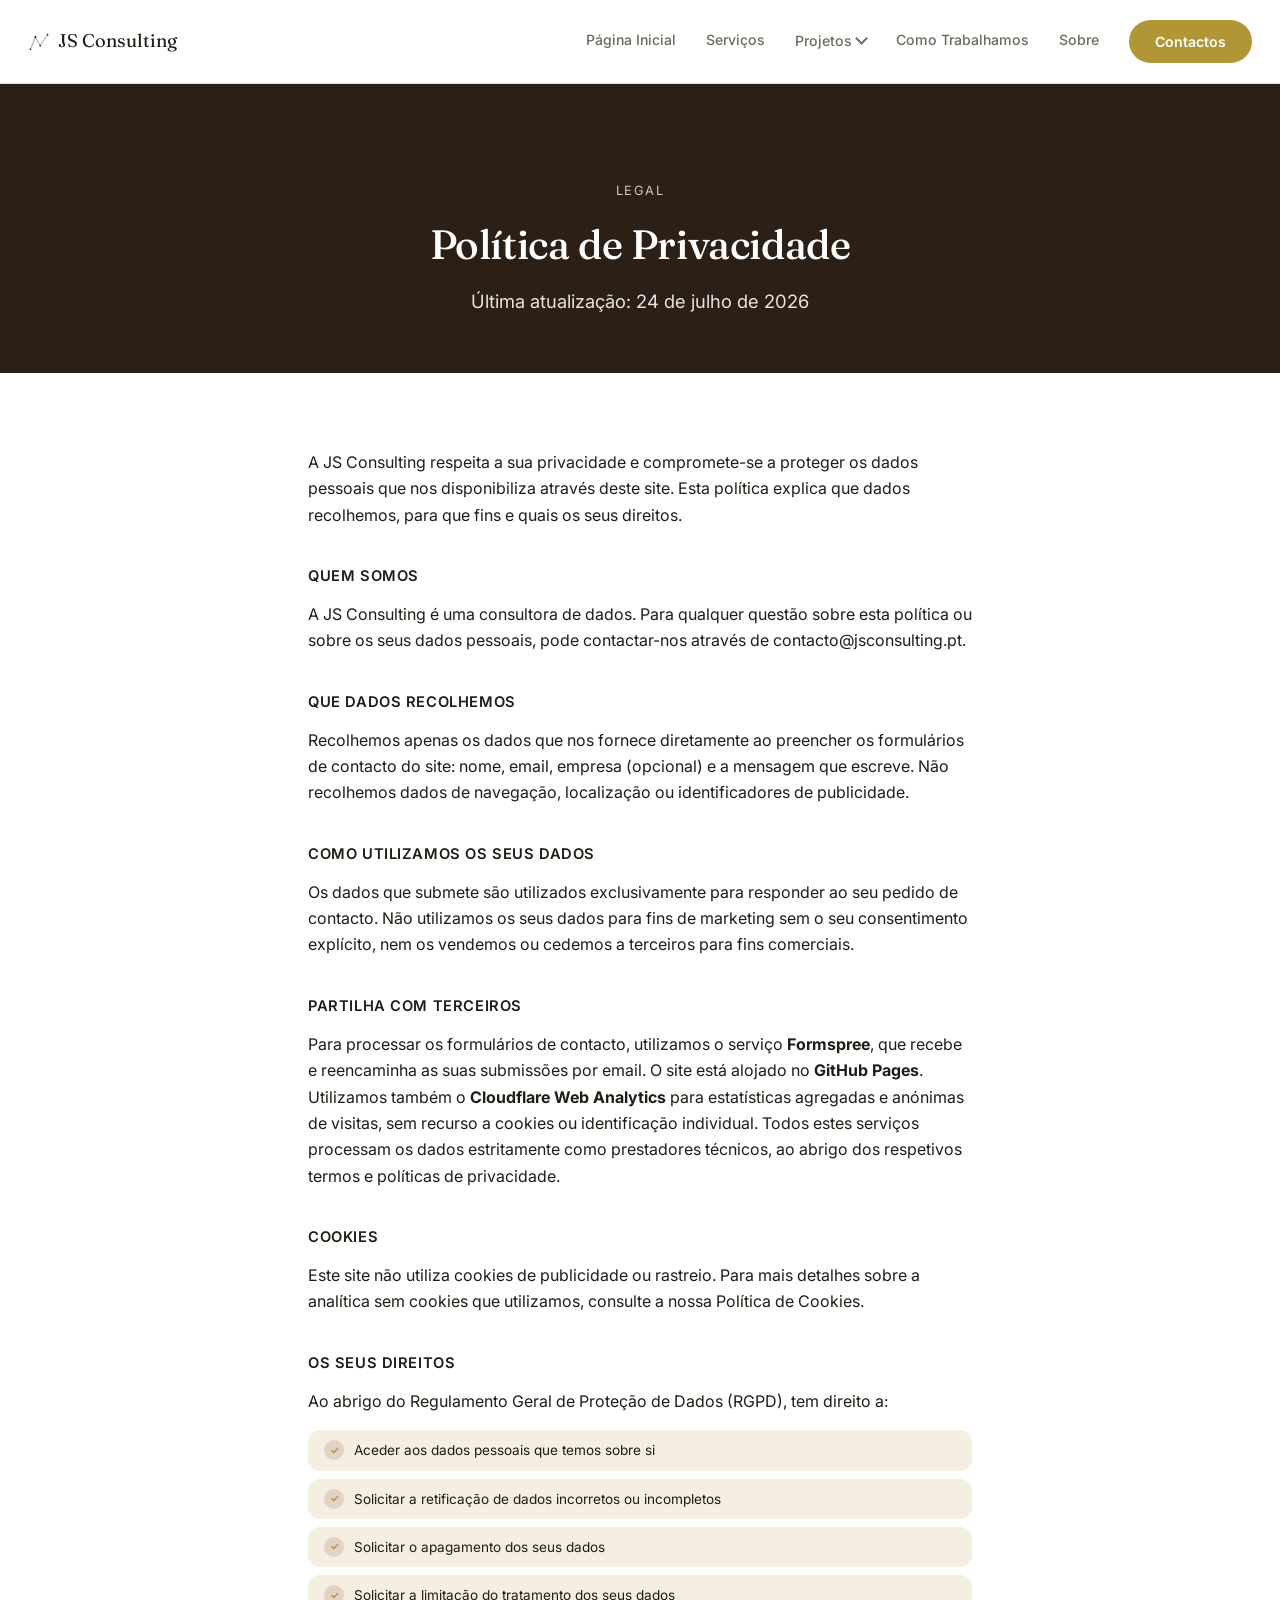
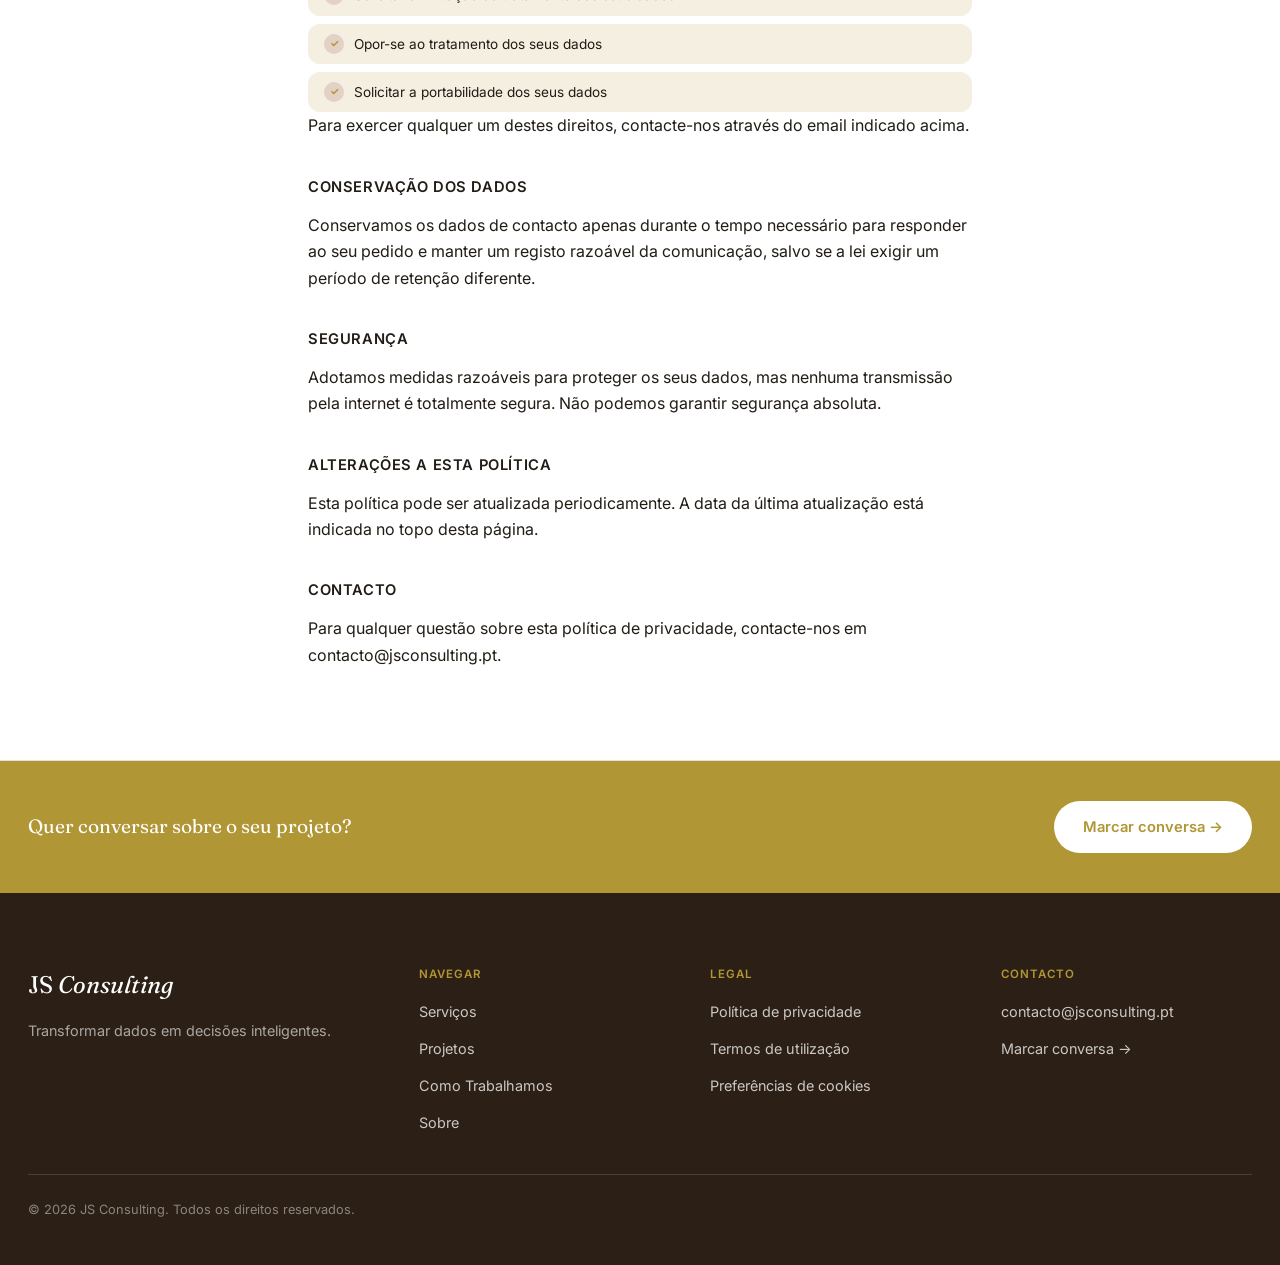
<file: politica-privacidade.html>
<!DOCTYPE html>
<html lang="pt">
<head>
<meta charset="UTF-8">
<meta name="viewport" content="width=device-width, initial-scale=1.0">
<title>Política de Privacidade | JS Consulting</title>
<link rel="icon" type="image/svg+xml" href="assets/favicon.svg">
<link rel="stylesheet" href="css/style.css?v=66">
</head>
<body>

<div class="navbar-wrap">
  <div class="navbar-shell">
    <a href="index.html" class="navbar__brand">
      <svg width="22" height="22" viewBox="0 0 36 36" fill="none" xmlns="http://www.w3.org/2000/svg">
        <line x1="4" y1="30" x2="12" y2="10" stroke="currentColor" stroke-width="0.7"/>
        <line x1="12" y1="10" x2="20" y2="24" stroke="currentColor" stroke-width="0.7"/>
        <line x1="20" y1="24" x2="32" y2="6" stroke="currentColor" stroke-width="0.7"/>
        <circle cx="4" cy="30" r="1.4" fill="currentColor"/>
        <circle cx="12" cy="10" r="1.8" fill="currentColor"/>
        <circle cx="20" cy="24" r="1.4" fill="currentColor"/>
        <circle cx="32" cy="6" r="1.4" fill="currentColor"/>
      </svg>
      JS Consulting
    </a>
    <nav class="navbar">
      <button class="navbar__toggle" aria-label="Abrir menu">&#9776;</button>
      <ul class="navbar__links">
        <li><a href="index.html">Página Inicial</a></li>
        <li><a href="servicos.html">Serviços</a></li>
        <li class="has-dropdown">
          <a href="projetos.html">Projetos</a>
          <ul class="dropdown">
            <li><a href="projetos/segmentacao-centro-comercial.html">Clustering de Clientes</a></li>
            <li><a href="projetos/classificação-de-risco-banca.html">Classificação de Risco de Crédito</a></li>
            <li><a href="projetos/previsao-vendas-rossmann.html">Previsão de Vendas</a></li>
          </ul>
        </li>
        <li><a href="como-trabalhamos.html">Como Trabalhamos</a></li>
        <li><a href="sobre.html">Sobre</a></li>
        <li><a href="contactos.html" class="navbar__cta">Contactos</a></li>
      </ul>
    </nav>
  </div>
</div>

<header class="hero" style="padding-bottom:56px;">
  <div class="container">
    <span class="hero__eyebrow">Legal</span>
    <h1>Política de Privacidade</h1>
    <p class="hero__lead">Última atualização: 24 de julho de 2026</p>
  </div>
</header>

<section class="section">
  <div class="container detail-body">
    <p>A JS Consulting respeita a sua privacidade e compromete-se a proteger os dados pessoais que nos disponibiliza através deste site. Esta política explica que dados recolhemos, para que fins e quais os seus direitos.</p>

    <h4>Quem somos</h4>
    <p>A JS Consulting é uma consultora de dados. Para qualquer questão sobre esta política ou sobre os seus dados pessoais, pode contactar-nos através de <a href="mailto:contacto@jsconsulting.pt">contacto@jsconsulting.pt</a>.</p>

    <h4>Que dados recolhemos</h4>
    <p>Recolhemos apenas os dados que nos fornece diretamente ao preencher os formulários de contacto do site: nome, email, empresa (opcional) e a mensagem que escreve. Não recolhemos dados de navegação, localização ou identificadores de publicidade.</p>

    <h4>Como utilizamos os seus dados</h4>
    <p>Os dados que submete são utilizados exclusivamente para responder ao seu pedido de contacto. Não utilizamos os seus dados para fins de marketing sem o seu consentimento explícito, nem os vendemos ou cedemos a terceiros para fins comerciais.</p>

    <h4>Partilha com terceiros</h4>
    <p>Para processar os formulários de contacto, utilizamos o serviço <strong>Formspree</strong>, que recebe e reencaminha as suas submissões por email. O site está alojado no <strong>GitHub Pages</strong>. Utilizamos também o <strong>Cloudflare Web Analytics</strong> para estatísticas agregadas e anónimas de visitas, sem recurso a cookies ou identificação individual. Todos estes serviços processam os dados estritamente como prestadores técnicos, ao abrigo dos respetivos termos e políticas de privacidade.</p>

    <h4>Cookies</h4>
    <p>Este site não utiliza cookies de publicidade ou rastreio. Para mais detalhes sobre a analítica sem cookies que utilizamos, consulte a nossa <a href="cookies.html">Política de Cookies</a>.</p>

    <h4>Os seus direitos</h4>
    <p>Ao abrigo do Regulamento Geral de Proteção de Dados (RGPD), tem direito a:</p>
    <ul class="check-list">
      <li>Aceder aos dados pessoais que temos sobre si</li>
      <li>Solicitar a retificação de dados incorretos ou incompletos</li>
      <li>Solicitar o apagamento dos seus dados</li>
      <li>Solicitar a limitação do tratamento dos seus dados</li>
      <li>Opor-se ao tratamento dos seus dados</li>
      <li>Solicitar a portabilidade dos seus dados</li>
    </ul>
    <p>Para exercer qualquer um destes direitos, contacte-nos através do email indicado acima.</p>

    <h4>Conservação dos dados</h4>
    <p>Conservamos os dados de contacto apenas durante o tempo necessário para responder ao seu pedido e manter um registo razoável da comunicação, salvo se a lei exigir um período de retenção diferente.</p>

    <h4>Segurança</h4>
    <p>Adotamos medidas razoáveis para proteger os seus dados, mas nenhuma transmissão pela internet é totalmente segura. Não podemos garantir segurança absoluta.</p>

    <h4>Alterações a esta política</h4>
    <p>Esta política pode ser atualizada periodicamente. A data da última atualização está indicada no topo desta página.</p>

    <h4>Contacto</h4>
    <p>Para qualquer questão sobre esta política de privacidade, contacte-nos em <a href="mailto:contacto@jsconsulting.pt">contacto@jsconsulting.pt</a>.</p>
  </div>
</section>

<section class="cta-banner">
  <div class="container cta-banner__inner">
    <p>Quer conversar sobre o seu projeto?</p>
    <a href="https://calendly.com/contacto-jsconsulting/30min" target="_blank" rel="noopener" class="btn btn-light">Marcar conversa &rarr;</a>
  </div>
</section>

<footer class="footer">
  <div class="container">
    <div class="footer__grid">
      <div class="footer__about">
        <span class="footer__brand">JS <em>Consulting</em></span>
        <p class="footer__tagline">Transformar dados em decisões inteligentes.</p>
      </div>

      <div class="footer__col">
        <span class="footer__col-title">Navegar</span>
        <a href="servicos.html">Serviços</a>
        <a href="projetos.html">Projetos</a>
        <a href="como-trabalhamos.html">Como Trabalhamos</a>
        <a href="sobre.html">Sobre</a>
      </div>

      <div class="footer__col">
        <span class="footer__col-title">Legal</span>
        <a href="politica-privacidade.html">Política de privacidade</a>
        <a href="termos-utilizacao.html">Termos de utilização</a>
        <a href="cookies.html">Preferências de cookies</a>
      </div>

      <div class="footer__col">
        <span class="footer__col-title">Contacto</span>
        <a href="mailto:contacto@jsconsulting.pt">contacto@jsconsulting.pt</a>
        <a href="https://calendly.com/contacto-jsconsulting/30min" target="_blank" rel="noopener">Marcar conversa &rarr;</a>
      </div>
    </div>

    <p class="footer__meta">&copy; 2026 JS Consulting. Todos os direitos reservados.</p>
  </div>
</footer>

<script src="js/script.js?v=19"></script>
<script type='module' src='https://static.cloudflareinsights.com/beacon.min.js' data-cf-beacon='{"token": "d46a8511cd884fc19f9b719f2fb2b67a"}'></script>
</body>
</html>
</file>
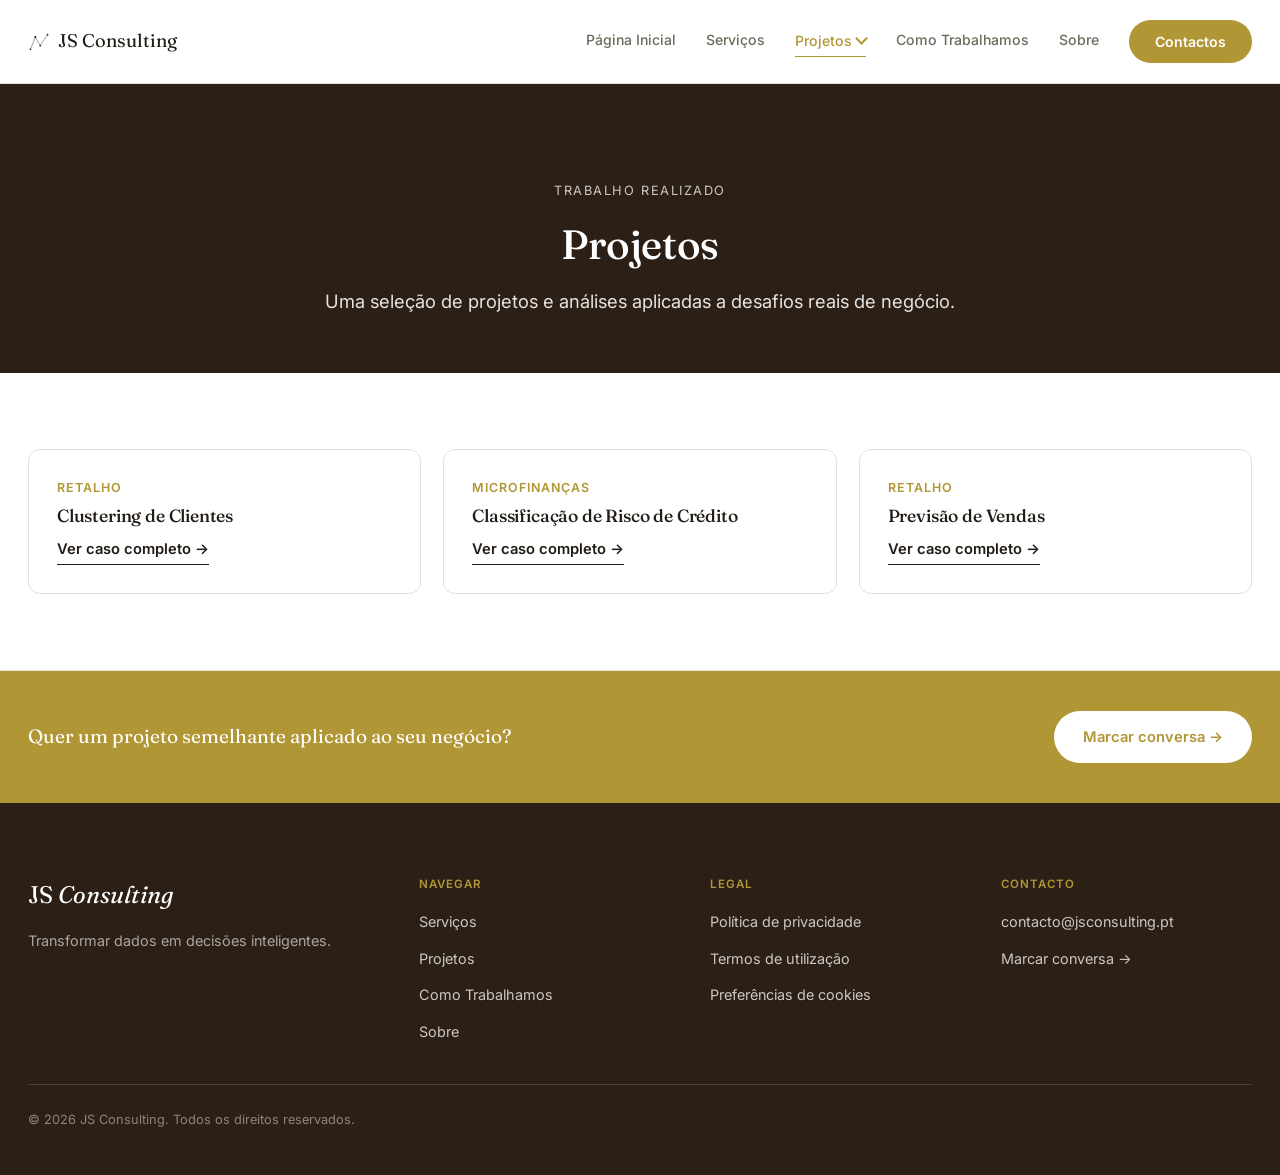
<file: projetos.html>
<!DOCTYPE html>
<html lang="pt">
<head>
<meta charset="UTF-8">
<meta name="viewport" content="width=device-width, initial-scale=1.0">
<title>Projetos | JS Consulting</title>
<link rel="icon" type="image/svg+xml" href="assets/favicon.svg">
<link rel="stylesheet" href="css/style.css?v=66">
</head>
<body>

<div class="navbar-wrap">
  <div class="navbar-shell">
    <a href="index.html" class="navbar__brand">
      <svg width="22" height="22" viewBox="0 0 36 36" fill="none" xmlns="http://www.w3.org/2000/svg">
        <line x1="4" y1="30" x2="12" y2="10" stroke="currentColor" stroke-width="0.7"/>
        <line x1="12" y1="10" x2="20" y2="24" stroke="currentColor" stroke-width="0.7"/>
        <line x1="20" y1="24" x2="32" y2="6" stroke="currentColor" stroke-width="0.7"/>
        <circle cx="4" cy="30" r="1.4" fill="currentColor"/>
        <circle cx="12" cy="10" r="1.8" fill="currentColor"/>
        <circle cx="20" cy="24" r="1.4" fill="currentColor"/>
        <circle cx="32" cy="6" r="1.4" fill="currentColor"/>
      </svg>
      JS Consulting
    </a>
    <nav class="navbar">
      <button class="navbar__toggle" aria-label="Abrir menu">&#9776;</button>
      <ul class="navbar__links">
        <li><a href="index.html">Página Inicial</a></li>
        <li><a href="servicos.html">Serviços</a></li>
        <li class="has-dropdown">
          <a href="projetos.html" class="is-active">Projetos</a>
          <ul class="dropdown">
            <li><a href="projetos/segmentacao-centro-comercial.html">Clustering de Clientes</a></li>
            <li><a href="projetos/classificação-de-risco-banca.html">Classificação de Risco de Crédito</a></li>
            <li><a href="projetos/previsao-vendas-rossmann.html">Previsão de Vendas</a></li>
          </ul>
        </li>
        <li><a href="como-trabalhamos.html">Como Trabalhamos</a></li>
        <li><a href="sobre.html">Sobre</a></li>
        <li><a href="contactos.html" class="navbar__cta">Contactos</a></li>
      </ul>
    </nav>
  </div>
</div>

<header class="hero" style="padding-bottom:56px;">
  <div class="container">
    <span class="hero__eyebrow">Trabalho realizado</span>
    <h1>Projetos</h1>
    <p class="hero__lead">Uma seleção de projetos e análises aplicadas a desafios reais de negócio.</p>
  </div>
</header>

<section class="section">
  <div class="container">
    <div class="card-grid">
      <div class="card card--project">
        <span class="eyebrow">Retalho</span>
        <h3>Clustering de Clientes</h3>
        <div class="card__reveal">
          <div class="card__reveal-inner">
            <div class="card__reveal-stat">
              <span class="num">5</span>
              <p>grupos de clientes com perfil definido em termos de comportamento, potencial de valor e estratégia de abordagem recomendada.</p>
            </div>
          </div>
        </div>
        <a href="projetos/segmentacao-centro-comercial.html" class="link-arrow">Ver caso completo &rarr;</a>
      </div>
      <div class="card card--project">
        <span class="eyebrow">Microfinanças</span>
        <h3>Classificação de Risco de Crédito</h3>
        <div class="card__reveal">
          <div class="card__reveal-inner">
            <div class="card__reveal-stat">
              <span class="num">1</span>
              <p>modelo de classificação de risco de crédito desenvolvido para uma instituição financeira.</p>
            </div>
          </div>
        </div>
        <a href="projetos/classificação-de-risco-banca.html" class="link-arrow">Ver caso completo &rarr;</a>
      </div>
      <div class="card card--project">
        <span class="eyebrow">Retalho</span>
        <h3>Previsão de Vendas</h3>
        <div class="card__reveal">
          <div class="card__reveal-inner">
            <div class="card__reveal-stat">
              <span class="num">4</span>
              <p>tipos de loja com padrões de vendas e sazonalidade distintos, captados por um modelo SARIMA.</p>
            </div>
          </div>
        </div>
        <a href="projetos/previsao-vendas-rossmann.html" class="link-arrow">Ver caso completo &rarr;</a>
      </div>
    </div>
  </div>
</section>

<section class="cta-banner">
  <div class="container cta-banner__inner">
    <p>Quer um projeto semelhante aplicado ao seu negócio?</p>
    <a href="https://calendly.com/contacto-jsconsulting/30min" target="_blank" rel="noopener" class="btn btn-light">Marcar conversa &rarr;</a>
  </div>
</section>

<footer class="footer">
  <div class="container">
    <div class="footer__grid">
      <div class="footer__about">
        <span class="footer__brand">JS <em>Consulting</em></span>
        <p class="footer__tagline">Transformar dados em decisões inteligentes.</p>
      </div>

      <div class="footer__col">
        <span class="footer__col-title">Navegar</span>
        <a href="servicos.html">Serviços</a>
        <a href="projetos.html">Projetos</a>
        <a href="como-trabalhamos.html">Como Trabalhamos</a>
        <a href="sobre.html">Sobre</a>
      </div>

      <div class="footer__col">
        <span class="footer__col-title">Legal</span>
        <a href="politica-privacidade.html">Política de privacidade</a>
        <a href="termos-utilizacao.html">Termos de utilização</a>
        <a href="cookies.html">Preferências de cookies</a>
      </div>

      <div class="footer__col">
        <span class="footer__col-title">Contacto</span>
        <a href="mailto:contacto@jsconsulting.pt">contacto@jsconsulting.pt</a>
        <a href="https://calendly.com/contacto-jsconsulting/30min" target="_blank" rel="noopener">Marcar conversa &rarr;</a>
      </div>
    </div>

    <p class="footer__meta">&copy; 2026 JS Consulting. Todos os direitos reservados.</p>
  </div>
</footer>

<script src="js/script.js?v=19"></script>
<script type='module' src='https://static.cloudflareinsights.com/beacon.min.js' data-cf-beacon='{"token": "d46a8511cd884fc19f9b719f2fb2b67a"}'></script>
</body>
</html>
</file>
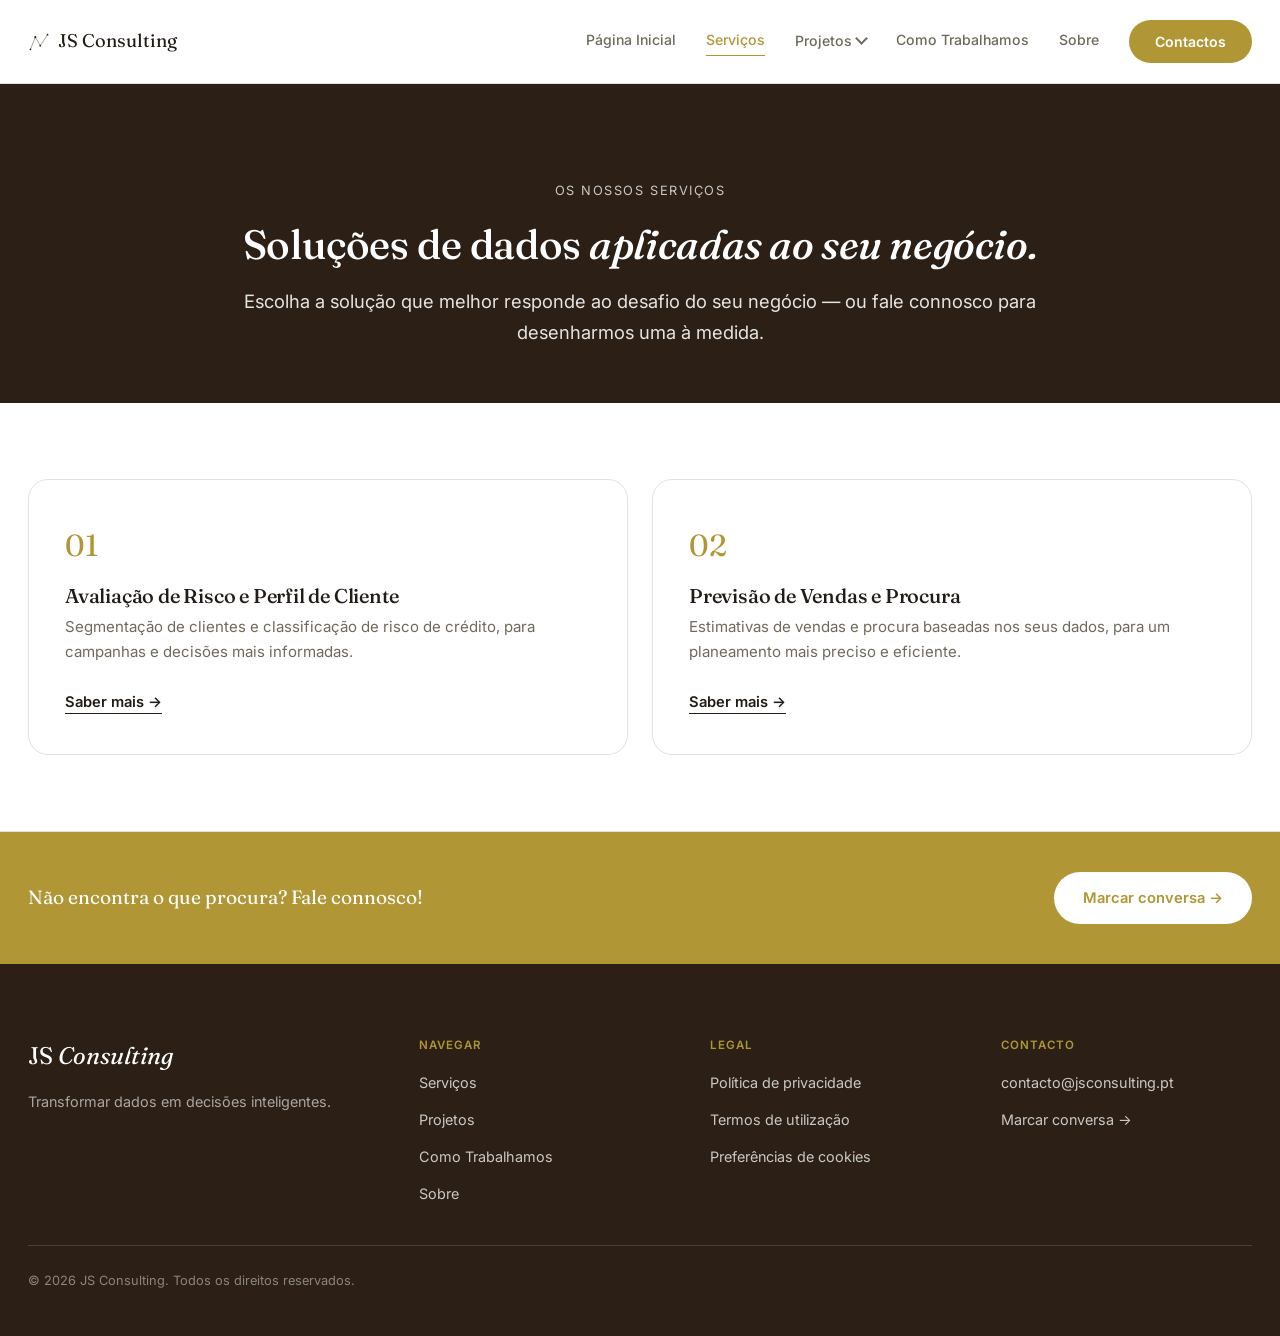
<file: servicos.html>
<!DOCTYPE html>
<html lang="pt">
<head>
<meta charset="UTF-8">
<meta name="viewport" content="width=device-width, initial-scale=1.0">
<title>Serviços | JS Consulting</title>
<link rel="icon" type="image/svg+xml" href="assets/favicon.svg">
<link rel="stylesheet" href="css/style.css?v=66">
</head>
<body>

<div class="navbar-wrap">
  <div class="navbar-shell">
    <a href="index.html" class="navbar__brand">
      <svg width="22" height="22" viewBox="0 0 36 36" fill="none" xmlns="http://www.w3.org/2000/svg">
        <line x1="4" y1="30" x2="12" y2="10" stroke="currentColor" stroke-width="0.7"/>
        <line x1="12" y1="10" x2="20" y2="24" stroke="currentColor" stroke-width="0.7"/>
        <line x1="20" y1="24" x2="32" y2="6" stroke="currentColor" stroke-width="0.7"/>
        <circle cx="4" cy="30" r="1.4" fill="currentColor"/>
        <circle cx="12" cy="10" r="1.8" fill="currentColor"/>
        <circle cx="20" cy="24" r="1.4" fill="currentColor"/>
        <circle cx="32" cy="6" r="1.4" fill="currentColor"/>
      </svg>
      JS Consulting
    </a>
    <nav class="navbar">
      <button class="navbar__toggle" aria-label="Abrir menu">&#9776;</button>
      <ul class="navbar__links">
        <li><a href="index.html">Página Inicial</a></li>
        <li><a href="servicos.html" class="is-active">Serviços</a></li>
        <li class="has-dropdown">
          <a href="projetos.html">Projetos</a>
          <ul class="dropdown">
            <li><a href="projetos/segmentacao-centro-comercial.html">Clustering de Clientes</a></li>
            <li><a href="projetos/classificação-de-risco-banca.html">Classificação de Risco de Crédito</a></li>
            <li><a href="projetos/previsao-vendas-rossmann.html">Previsão de Vendas</a></li>
          </ul>
        </li>
        <li><a href="como-trabalhamos.html">Como Trabalhamos</a></li>
        <li><a href="sobre.html">Sobre</a></li>
        <li><a href="contactos.html" class="navbar__cta">Contactos</a></li>
      </ul>
    </nav>
  </div>
</div>

<header class="hero" style="padding-bottom:56px;">
  <div class="container">
    <span class="hero__eyebrow">Os Nossos Serviços</span>
    <h1>Soluções de dados <em>aplicadas ao seu negócio.</em></h1>
    <p class="hero__lead">Escolha a solução que melhor responde ao desafio do seu negócio — ou fale connosco para desenharmos uma à medida.</p>
  </div>
</header>

<section class="section">
  <div class="container">
    <div class="service-rows">
      <div class="service-row">
        <span class="service-row__index">01</span>
        <div>
          <h3>Avaliação de Risco e Perfil de Cliente</h3>
          <p>Segmentação de clientes e classificação de risco de crédito, para campanhas e decisões mais informadas.</p>
        </div>
        <button type="button" class="link-arrow" data-modal-open="modal-avaliacao-risco">Saber mais &rarr;</button>
      </div>
      <div class="service-row">
        <span class="service-row__index">02</span>
        <div>
          <h3>Previsão de Vendas e Procura</h3>
          <p>Estimativas de vendas e procura baseadas nos seus dados, para um planeamento mais preciso e eficiente.</p>
        </div>
        <button type="button" class="link-arrow" data-modal-open="modal-previsao-vendas">Saber mais &rarr;</button>
      </div>
    </div>
  </div>
</section>

<section class="cta-banner">
  <div class="container cta-banner__inner">
    <p>Não encontra o que procura? Fale connosco!</p>
    <a href="https://calendly.com/contacto-jsconsulting/30min" target="_blank" rel="noopener" class="btn btn-light">Marcar conversa &rarr;</a>
  </div>
</section>

<footer class="footer">
  <div class="container">
    <div class="footer__grid">
      <div class="footer__about">
        <span class="footer__brand">JS <em>Consulting</em></span>
        <p class="footer__tagline">Transformar dados em decisões inteligentes.</p>
      </div>

      <div class="footer__col">
        <span class="footer__col-title">Navegar</span>
        <a href="servicos.html">Serviços</a>
        <a href="projetos.html">Projetos</a>
        <a href="como-trabalhamos.html">Como Trabalhamos</a>
        <a href="sobre.html">Sobre</a>
      </div>

      <div class="footer__col">
        <span class="footer__col-title">Legal</span>
        <a href="politica-privacidade.html">Política de privacidade</a>
        <a href="termos-utilizacao.html">Termos de utilização</a>
        <a href="cookies.html">Preferências de cookies</a>
      </div>

      <div class="footer__col">
        <span class="footer__col-title">Contacto</span>
        <a href="mailto:contacto@jsconsulting.pt">contacto@jsconsulting.pt</a>
        <a href="https://calendly.com/contacto-jsconsulting/30min" target="_blank" rel="noopener">Marcar conversa &rarr;</a>
      </div>
    </div>

    <p class="footer__meta">&copy; 2026 JS Consulting. Todos os direitos reservados.</p>
  </div>
</footer>

<div class="modal-overlay" id="modal-avaliacao-risco">
  <div class="modal">
    <div class="modal__header">
      <button type="button" class="modal__close" data-modal-close aria-label="Fechar">&times;</button>
      <h3>Avaliação de Risco e Perfil de Cliente</h3>
      <p>Perceba quem são os seus clientes e qual o risco de cada decisão — da segmentação à classificação de risco de crédito.</p>
    </div>
    <div class="modal__body">
      <div class="modal__tabs">
        <button type="button" class="modal__tab is-active" data-tab="segmentacao">Segmentação de Clientes</button>
        <button type="button" class="modal__tab" data-tab="risco-credito">Classificação de Risco de Crédito</button>
      </div>

      <div class="modal__panel is-active" data-panel="segmentacao">
        <p>Como identificar os clientes certos para a campanha certa?</p>
        <p>Empresas que tratam todos os clientes com a mesma abordagem tendem a perder receitas: campanhas genéricas têm baixa conversão, orçamento de marketing é desperdiçado e os clientes de maior valor não recebem a atenção diferenciada.</p>
        <h4>Como esta solução se aplica ao seu negócio</h4>
        <ul class="detail-list">
          <li><strong>Retalho:</strong> Segmentação de clientes para campanhas e otimização do layout de loja.</li>
          <li><strong>Banca / Microfinanças:</strong> Perfis de risco e identificação de oportunidades de crédito.</li>
          <li><strong>Telecomunicações:</strong> Segmentação de clientes para retenção e upsell de pacotes.</li>
          <li><strong>Logística:</strong> Segmentação de clientes para retenção, otimização de rotas e crescimento de receita.</li>
        </ul>
        <h4>O que inclui</h4>
        <ul class="check-list">
          <li>Segmentos de clientes claros, com perfil e potencial de valor definidos.</li>
          <li>Recomendações de abordagem por segmento.</li>
          <li>Dashboard interativo para explorar os resultados.</li>
          <li>Acompanhamento periódico da evolução do portfólio.</li>
        </ul>
      </div>

      <div class="modal__panel" data-panel="risco-credito">
        <p>Sabe quais dos seus clientes têm mais risco de não pagar? </p>
        <p>Conceder crédito sem uma avaliação de risco sólida tem custos elevados: incumprimentos que não foram antecipados, tempo gasto a rever manualmente todos os pedidos da mesma forma, e oportunidades perdidas com bons clientes tratados como se fossem de risco elevado.</p>
        <h4>Como esta solução se aplica ao seu negócio</h4>
        <ul class="detail-list">
          <li><strong>Banca / Microfinanças:</strong> Avaliação de risco de crédito para novos pedidos de empréstimo.</li>
          <li><strong>Seguros:</strong> Avaliação de risco na subscrição de apólices e definição de prémios.</li>
          <li><strong>Retalho:</strong> Aprovação de crédito ao consumo ou planos de pagamento faseado.</li>
        </ul>
        <h4>O que inclui</h4>
        <ul class="check-list">
          <li>Modelo de classificação de risco ajustado ao seu histórico de dados.</li>
          <li>Pontuação de risco (score) por cliente ou pedido.</li>
          <li>Dashboard para acompanhar decisões e taxas de incumprimento.</li>
          <li>Revisão periódica do modelo à medida que novos dados chegam.</li>
        </ul>
      </div>
    </div>
    <div class="modal__footer">
      <p>Vamos conversar sobre o seu caso?</p>
      <a href="https://calendly.com/contacto-jsconsulting/30min" target="_blank" rel="noopener" class="btn btn-primary">Marcar conversa &rarr;</a>
    </div>
  </div>
</div>

<div class="modal-overlay" id="modal-previsao-vendas">
  <div class="modal">
    <div class="modal__header">
      <button type="button" class="modal__close" data-modal-close aria-label="Fechar">&times;</button>
      <h3>Previsão de Vendas e Procura</h3>
      <p>Sabe quanto vai vender no próximo mês, ou quanta procura vem aí?</p>
    </div>
    <div class="modal__body">
      <div class="modal__panel is-active" data-panel="previsao">
        <p>Previsões pouco fiáveis levam a ruturas de stock que perdem vendas, a inventário parado que imobiliza capital, e a decisões de compra ou produção baseadas em intuição em vez de padrões reais de procura.</p>
        <h4>Como esta solução se aplica ao seu negócio</h4>
        <ul class="detail-list">
          <li><strong>Retalho:</strong> Previsão de procura por produto e loja para otimizar reposição.</li>
          <li><strong>Distribuição / Logística:</strong> Planeamento de stock e rotas com base na procura esperada.</li>
          <li><strong>Indústria:</strong> Planeamento de produção alinhado com encomendas previstas.</li>
          <li><strong>Serviços:</strong> Previsão de procura para dimensionar equipas e capacidade.</li>
        </ul>
        <h4>O que inclui</h4>
        <ul class="check-list">
          <li>Modelo de previsão ajustado à sazonalidade e tendências do seu negócio.</li>
          <li>Previsões por produto, loja, região ou período, consoante a necessidade.</li>
          <li>Dashboard para acompanhar previsões vs. vendas reais.</li>
          <li>Atualização periódica do modelo com novos dados de vendas.</li>
        </ul>
      </div>
    </div>
    <div class="modal__footer">
      <p>Vamos conversar sobre o seu caso?</p>
      <a href="https://calendly.com/contacto-jsconsulting/30min" target="_blank" rel="noopener" class="btn btn-primary">Marcar conversa &rarr;</a>
    </div>
  </div>
</div>

<script src="js/script.js?v=19"></script>
<script type='module' src='https://static.cloudflareinsights.com/beacon.min.js' data-cf-beacon='{"token": "d46a8511cd884fc19f9b719f2fb2b67a"}'></script>
</body>
</html>
</file>
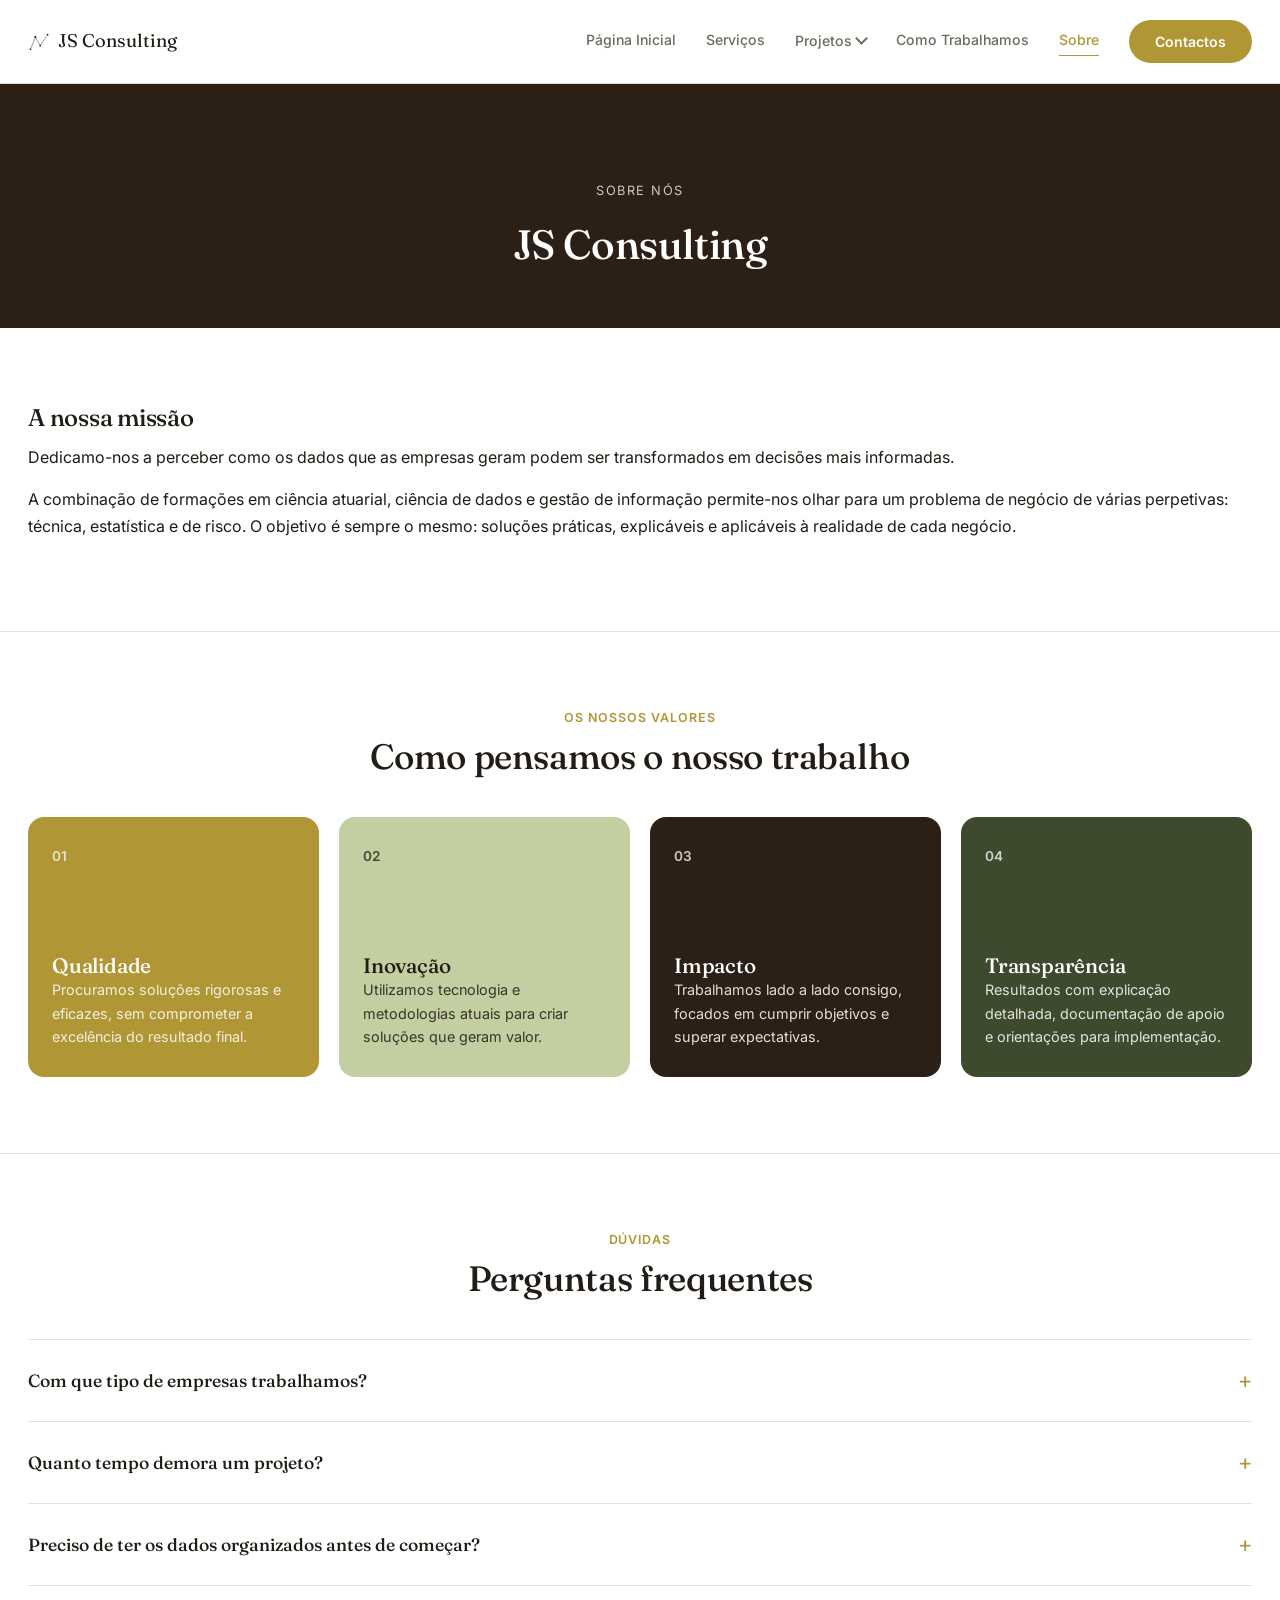
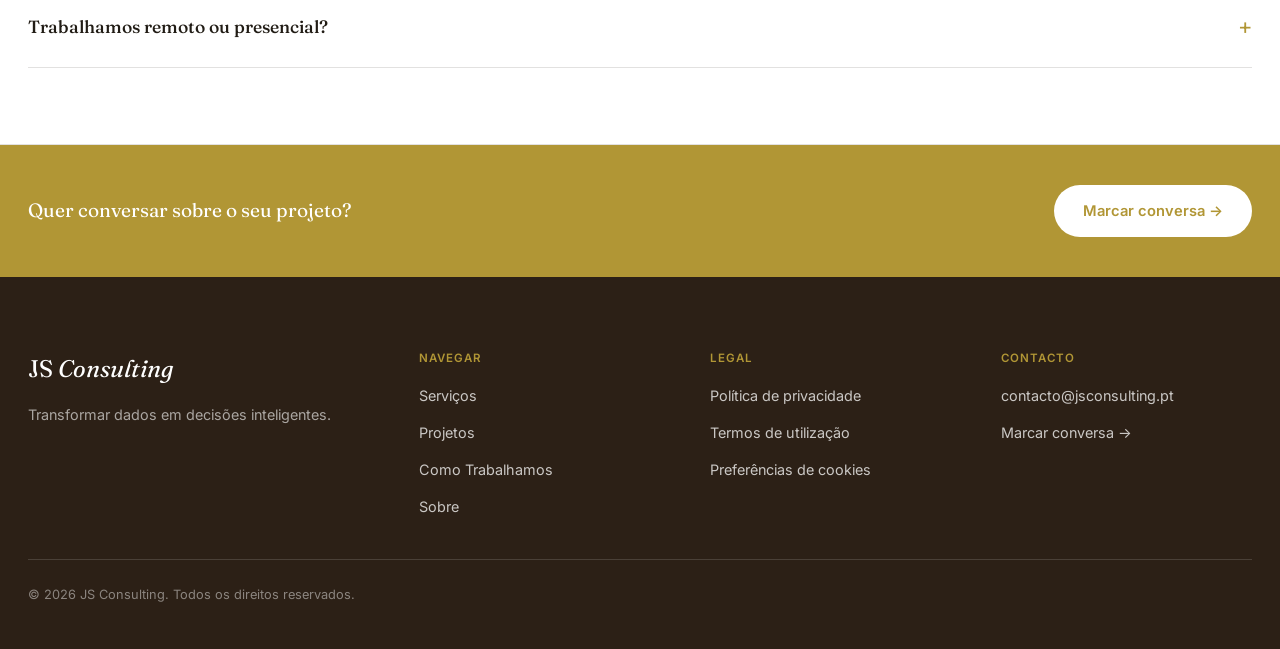
<file: sobre.html>
<!DOCTYPE html>
<html lang="pt">
<head>
<meta charset="UTF-8">
<meta name="viewport" content="width=device-width, initial-scale=1.0">
<title>Sobre | JS Consulting</title>
<link rel="icon" type="image/svg+xml" href="assets/favicon.svg">
<link rel="stylesheet" href="css/style.css?v=66">
</head>
<body>

<div class="navbar-wrap">
  <div class="navbar-shell">
    <a href="index.html" class="navbar__brand">
      <svg width="22" height="22" viewBox="0 0 36 36" fill="none" xmlns="http://www.w3.org/2000/svg">
        <line x1="4" y1="30" x2="12" y2="10" stroke="currentColor" stroke-width="0.7"/>
        <line x1="12" y1="10" x2="20" y2="24" stroke="currentColor" stroke-width="0.7"/>
        <line x1="20" y1="24" x2="32" y2="6" stroke="currentColor" stroke-width="0.7"/>
        <circle cx="4" cy="30" r="1.4" fill="currentColor"/>
        <circle cx="12" cy="10" r="1.8" fill="currentColor"/>
        <circle cx="20" cy="24" r="1.4" fill="currentColor"/>
        <circle cx="32" cy="6" r="1.4" fill="currentColor"/>
      </svg>
      JS Consulting
    </a>
    <nav class="navbar">
      <button class="navbar__toggle" aria-label="Abrir menu">&#9776;</button>
      <ul class="navbar__links">
        <li><a href="index.html">Página Inicial</a></li>
        <li><a href="servicos.html">Serviços</a></li>
        <li class="has-dropdown">
          <a href="projetos.html">Projetos</a>
          <ul class="dropdown">
            <li><a href="projetos/segmentacao-centro-comercial.html">Clustering de Clientes</a></li>
            <li><a href="projetos/classificação-de-risco-banca.html">Classificação de Risco de Crédito</a></li>
            <li><a href="projetos/previsao-vendas-rossmann.html">Previsão de Vendas</a></li>
          </ul>
        </li>
        <li><a href="como-trabalhamos.html">Como Trabalhamos</a></li>
        <li><a href="sobre.html" class="is-active">Sobre</a></li>
        <li><a href="contactos.html" class="navbar__cta">Contactos</a></li>
      </ul>
    </nav>
  </div>
</div>

<header class="hero" style="padding-bottom:56px;">
  <div class="container">
    <span class="hero__eyebrow">Sobre nós</span>
    <h1>JS Consulting</h1>
  </div>
</header>

<section class="section">
  <div class="container mission-block">
    <h2>A nossa missão</h2>
    <p>Dedicamo-nos a perceber como os dados que as empresas geram podem ser transformados em decisões mais informadas.</p>
    <p>A combinação de formações em ciência atuarial, ciência de dados e gestão de informação permite-nos olhar para um problema de negócio de várias perpetivas: técnica, estatística e de risco. O objetivo é sempre o mesmo: soluções práticas, explicáveis e aplicáveis à realidade de cada negócio.</p>
  </div>
</section>

<section class="section">
  <div class="container">
    <div class="section-head">
      <div>
        <span class="eyebrow">Os nossos valores</span>
        <h2>Como pensamos o nosso trabalho</h2>
      </div>
    </div>

    <div class="values-grid">
      <div class="value-card value-card--red">
        <span class="value-card__num">01</span>
        <div>
          <h3>Qualidade</h3>
          <p>Procuramos soluções rigorosas e eficazes, sem comprometer a excelência do resultado final.</p>
        </div>
      </div>
      <div class="value-card value-card--sage">
        <span class="value-card__num">02</span>
        <div>
          <h3>Inovação</h3>
          <p>Utilizamos tecnologia e metodologias atuais para criar soluções que geram valor.</p>
        </div>
      </div>
      <div class="value-card value-card--blue">
        <span class="value-card__num">03</span>
        <div>
          <h3>Impacto</h3>
          <p>Trabalhamos lado a lado consigo, focados em cumprir objetivos e superar expectativas.</p>
        </div>
      </div>
      <div class="value-card value-card--olive">
        <span class="value-card__num">04</span>
        <div>
          <h3>Transparência</h3>
          <p>Resultados com explicação detalhada, documentação de apoio e orientações para implementação.</p>
        </div>
      </div>
    </div>
  </div>
</section>

<section class="section">
  <div class="container">
    <div class="section-head">
      <div>
        <span class="eyebrow">Dúvidas</span>
        <h2>Perguntas frequentes</h2>
      </div>
    </div>

    <div class="faq-list">
      <details class="faq-item">
        <summary>Com que tipo de empresas trabalhamos?</summary>
        <p>Trabalhamos sobretudo com PMEs e startups que já têm dados mas ainda não os exploram totalmente. Não é preciso ter uma equipa de dados interna.</p>
      </details>
      <details class="faq-item">
        <summary>Quanto tempo demora um projeto?</summary>
        <p>Depende do âmbito, mas a maioria dos projetos fica pronta entre 2 a 6 semanas, com resultados parciais ao longo do caminho.</p>
      </details>
      <details class="faq-item">
        <summary>Preciso de ter os dados organizados antes de começar?</summary>
        <p>Não. Parte do trabalho é precisamente ajudar a organizar e limpar os dados que já existem.</p>
      </details>
      <details class="faq-item">
        <summary>Trabalhamos remoto ou presencial?</summary>
        <p>Trabalhamos essencialmente remoto, com reuniões pontuais sempre que fizer sentido para o projeto.</p>
      </details>
    </div>
  </div>
</section>

<section class="cta-banner">
  <div class="container cta-banner__inner">
    <p>Quer conversar sobre o seu projeto?</p>
    <a href="https://calendly.com/contacto-jsconsulting/30min" target="_blank" rel="noopener" class="btn btn-light">Marcar conversa &rarr;</a>
  </div>
</section>

<footer class="footer">
  <div class="container">
    <div class="footer__grid">
      <div class="footer__about">
        <span class="footer__brand">JS <em>Consulting</em></span>
        <p class="footer__tagline">Transformar dados em decisões inteligentes.</p>
      </div>

      <div class="footer__col">
        <span class="footer__col-title">Navegar</span>
        <a href="servicos.html">Serviços</a>
        <a href="projetos.html">Projetos</a>
        <a href="como-trabalhamos.html">Como Trabalhamos</a>
        <a href="sobre.html">Sobre</a>
      </div>

      <div class="footer__col">
        <span class="footer__col-title">Legal</span>
        <a href="politica-privacidade.html">Política de privacidade</a>
        <a href="termos-utilizacao.html">Termos de utilização</a>
        <a href="cookies.html">Preferências de cookies</a>
      </div>

      <div class="footer__col">
        <span class="footer__col-title">Contacto</span>
        <a href="mailto:contacto@jsconsulting.pt">contacto@jsconsulting.pt</a>
        <a href="https://calendly.com/contacto-jsconsulting/30min" target="_blank" rel="noopener">Marcar conversa &rarr;</a>
      </div>
    </div>

    <p class="footer__meta">&copy; 2026 JS Consulting. Todos os direitos reservados.</p>
  </div>
</footer>

<script src="js/script.js?v=19"></script>
<script type='module' src='https://static.cloudflareinsights.com/beacon.min.js' data-cf-beacon='{"token": "d46a8511cd884fc19f9b719f2fb2b67a"}'></script>
</body>
</html>
</file>
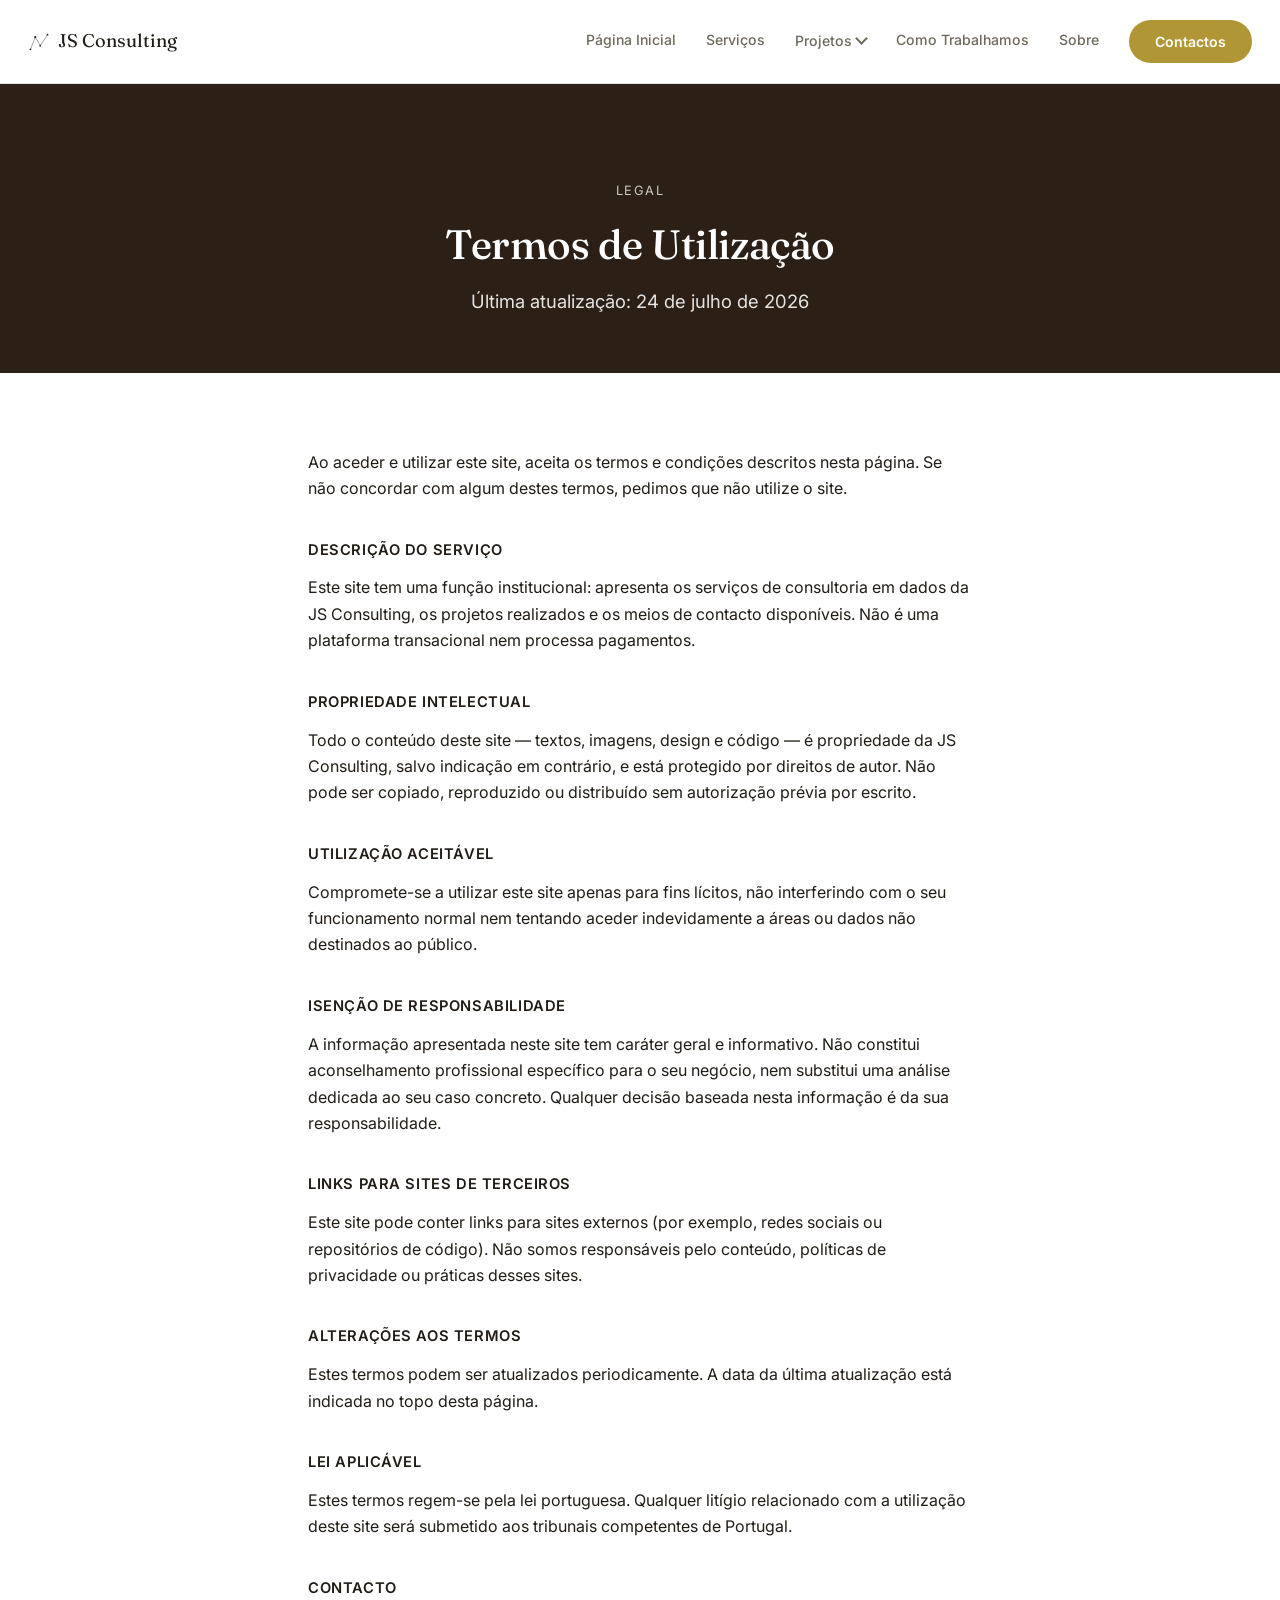
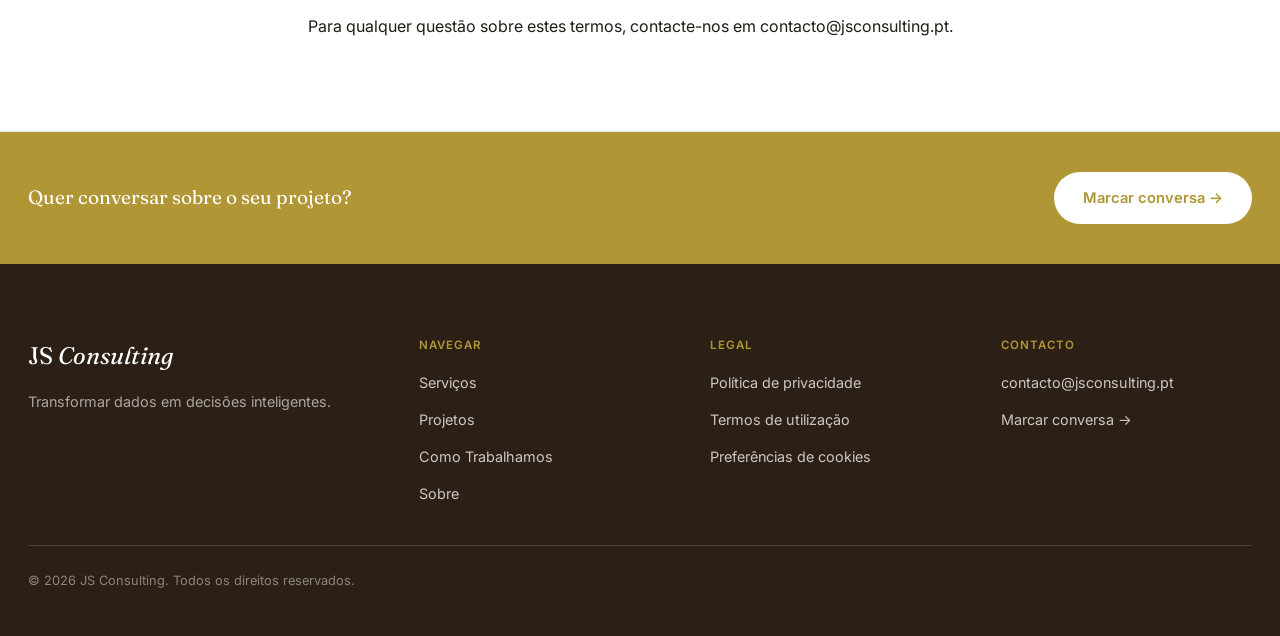
<file: termos-utilizacao.html>
<!DOCTYPE html>
<html lang="pt">
<head>
<meta charset="UTF-8">
<meta name="viewport" content="width=device-width, initial-scale=1.0">
<title>Termos de Utilização | JS Consulting</title>
<link rel="icon" type="image/svg+xml" href="assets/favicon.svg">
<link rel="stylesheet" href="css/style.css?v=66">
</head>
<body>

<div class="navbar-wrap">
  <div class="navbar-shell">
    <a href="index.html" class="navbar__brand">
      <svg width="22" height="22" viewBox="0 0 36 36" fill="none" xmlns="http://www.w3.org/2000/svg">
        <line x1="4" y1="30" x2="12" y2="10" stroke="currentColor" stroke-width="0.7"/>
        <line x1="12" y1="10" x2="20" y2="24" stroke="currentColor" stroke-width="0.7"/>
        <line x1="20" y1="24" x2="32" y2="6" stroke="currentColor" stroke-width="0.7"/>
        <circle cx="4" cy="30" r="1.4" fill="currentColor"/>
        <circle cx="12" cy="10" r="1.8" fill="currentColor"/>
        <circle cx="20" cy="24" r="1.4" fill="currentColor"/>
        <circle cx="32" cy="6" r="1.4" fill="currentColor"/>
      </svg>
      JS Consulting
    </a>
    <nav class="navbar">
      <button class="navbar__toggle" aria-label="Abrir menu">&#9776;</button>
      <ul class="navbar__links">
        <li><a href="index.html">Página Inicial</a></li>
        <li><a href="servicos.html">Serviços</a></li>
        <li class="has-dropdown">
          <a href="projetos.html">Projetos</a>
          <ul class="dropdown">
            <li><a href="projetos/segmentacao-centro-comercial.html">Clustering de Clientes</a></li>
            <li><a href="projetos/classificação-de-risco-banca.html">Classificação de Risco de Crédito</a></li>
            <li><a href="projetos/previsao-vendas-rossmann.html">Previsão de Vendas</a></li>
          </ul>
        </li>
        <li><a href="como-trabalhamos.html">Como Trabalhamos</a></li>
        <li><a href="sobre.html">Sobre</a></li>
        <li><a href="contactos.html" class="navbar__cta">Contactos</a></li>
      </ul>
    </nav>
  </div>
</div>

<header class="hero" style="padding-bottom:56px;">
  <div class="container">
    <span class="hero__eyebrow">Legal</span>
    <h1>Termos de Utilização</h1>
    <p class="hero__lead">Última atualização: 24 de julho de 2026</p>
  </div>
</header>

<section class="section">
  <div class="container detail-body">
    <p>Ao aceder e utilizar este site, aceita os termos e condições descritos nesta página. Se não concordar com algum destes termos, pedimos que não utilize o site.</p>

    <h4>Descrição do serviço</h4>
    <p>Este site tem uma função institucional: apresenta os serviços de consultoria em dados da JS Consulting, os projetos realizados e os meios de contacto disponíveis. Não é uma plataforma transacional nem processa pagamentos.</p>

    <h4>Propriedade intelectual</h4>
    <p>Todo o conteúdo deste site — textos, imagens, design e código — é propriedade da JS Consulting, salvo indicação em contrário, e está protegido por direitos de autor. Não pode ser copiado, reproduzido ou distribuído sem autorização prévia por escrito.</p>

    <h4>Utilização aceitável</h4>
    <p>Compromete-se a utilizar este site apenas para fins lícitos, não interferindo com o seu funcionamento normal nem tentando aceder indevidamente a áreas ou dados não destinados ao público.</p>

    <h4>Isenção de responsabilidade</h4>
    <p>A informação apresentada neste site tem caráter geral e informativo. Não constitui aconselhamento profissional específico para o seu negócio, nem substitui uma análise dedicada ao seu caso concreto. Qualquer decisão baseada nesta informação é da sua responsabilidade.</p>

    <h4>Links para sites de terceiros</h4>
    <p>Este site pode conter links para sites externos (por exemplo, redes sociais ou repositórios de código). Não somos responsáveis pelo conteúdo, políticas de privacidade ou práticas desses sites.</p>

    <h4>Alterações aos termos</h4>
    <p>Estes termos podem ser atualizados periodicamente. A data da última atualização está indicada no topo desta página.</p>

    <h4>Lei aplicável</h4>
    <p>Estes termos regem-se pela lei portuguesa. Qualquer litígio relacionado com a utilização deste site será submetido aos tribunais competentes de Portugal.</p>

    <h4>Contacto</h4>
    <p>Para qualquer questão sobre estes termos, contacte-nos em <a href="mailto:contacto@jsconsulting.pt">contacto@jsconsulting.pt</a>.</p>
  </div>
</section>

<section class="cta-banner">
  <div class="container cta-banner__inner">
    <p>Quer conversar sobre o seu projeto?</p>
    <a href="https://calendly.com/contacto-jsconsulting/30min" target="_blank" rel="noopener" class="btn btn-light">Marcar conversa &rarr;</a>
  </div>
</section>

<footer class="footer">
  <div class="container">
    <div class="footer__grid">
      <div class="footer__about">
        <span class="footer__brand">JS <em>Consulting</em></span>
        <p class="footer__tagline">Transformar dados em decisões inteligentes.</p>
      </div>

      <div class="footer__col">
        <span class="footer__col-title">Navegar</span>
        <a href="servicos.html">Serviços</a>
        <a href="projetos.html">Projetos</a>
        <a href="como-trabalhamos.html">Como Trabalhamos</a>
        <a href="sobre.html">Sobre</a>
      </div>

      <div class="footer__col">
        <span class="footer__col-title">Legal</span>
        <a href="politica-privacidade.html">Política de privacidade</a>
        <a href="termos-utilizacao.html">Termos de utilização</a>
        <a href="cookies.html">Preferências de cookies</a>
      </div>

      <div class="footer__col">
        <span class="footer__col-title">Contacto</span>
        <a href="mailto:contacto@jsconsulting.pt">contacto@jsconsulting.pt</a>
        <a href="https://calendly.com/contacto-jsconsulting/30min" target="_blank" rel="noopener">Marcar conversa &rarr;</a>
      </div>
    </div>

    <p class="footer__meta">&copy; 2026 JS Consulting. Todos os direitos reservados.</p>
  </div>
</footer>

<script src="js/script.js?v=19"></script>
<script type='module' src='https://static.cloudflareinsights.com/beacon.min.js' data-cf-beacon='{"token": "d46a8511cd884fc19f9b719f2fb2b67a"}'></script>
</body>
</html>
</file>
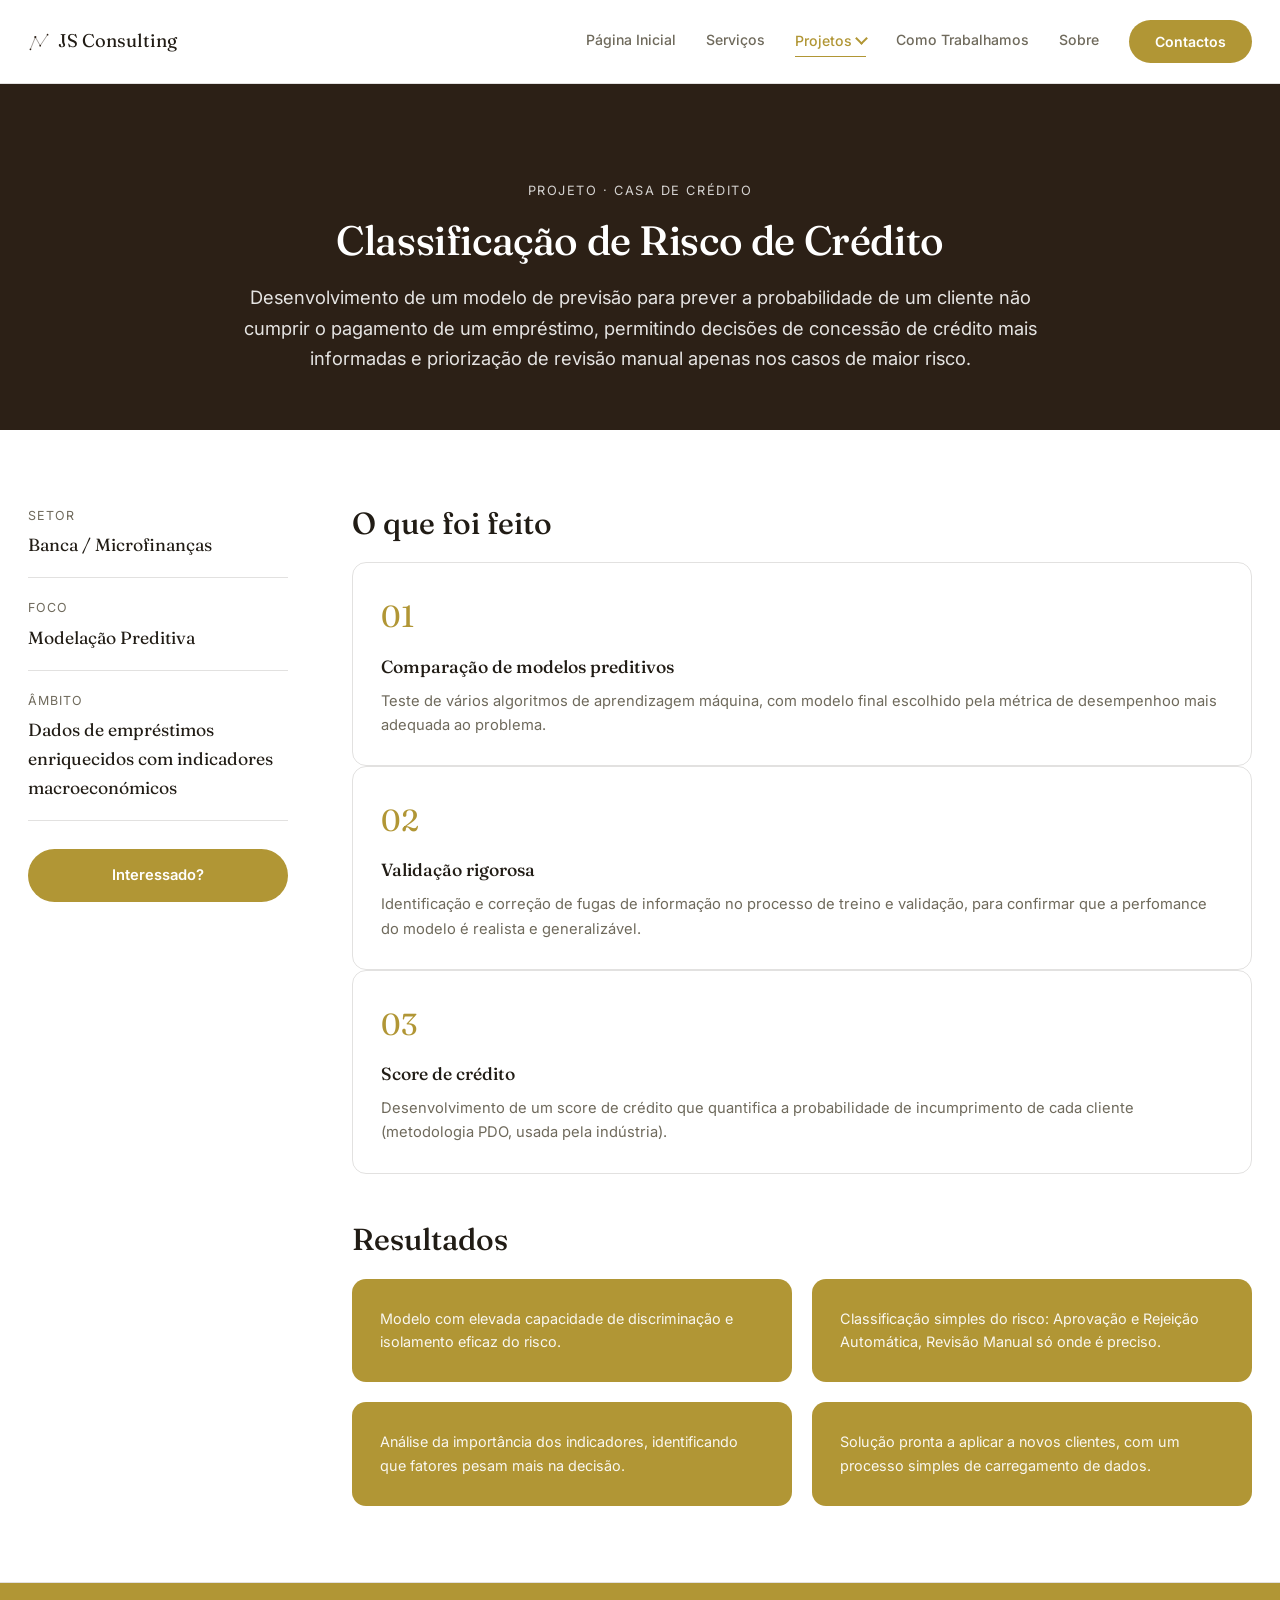
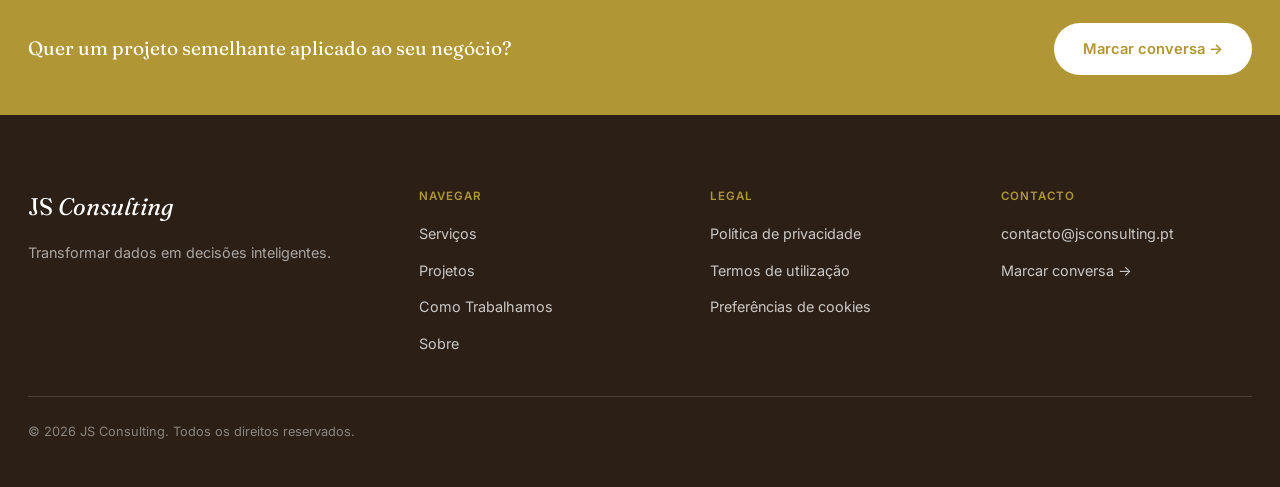
<file: projetos/classificação-de-risco-banca.html>
<!DOCTYPE html>
<html lang="pt">
<head>
<meta charset="UTF-8">
<meta name="viewport" content="width=device-width, initial-scale=1.0">
<title>Classificação de Risco de Crédito | JS Consulting</title>
<link rel="icon" type="image/svg+xml" href="../assets/favicon.svg">
<link rel="stylesheet" href="../css/style.css?v=66">
</head>
<body>

<div class="navbar-wrap">
  <div class="navbar-shell">
    <a href="../index.html" class="navbar__brand">
      <svg width="22" height="22" viewBox="0 0 36 36" fill="none" xmlns="http://www.w3.org/2000/svg">
        <line x1="4" y1="30" x2="12" y2="10" stroke="currentColor" stroke-width="0.7"/>
        <line x1="12" y1="10" x2="20" y2="24" stroke="currentColor" stroke-width="0.7"/>
        <line x1="20" y1="24" x2="32" y2="6" stroke="currentColor" stroke-width="0.7"/>
        <circle cx="4" cy="30" r="1.4" fill="currentColor"/>
        <circle cx="12" cy="10" r="1.8" fill="currentColor"/>
        <circle cx="20" cy="24" r="1.4" fill="currentColor"/>
        <circle cx="32" cy="6" r="1.4" fill="currentColor"/>
      </svg>
      JS Consulting
    </a>
    <nav class="navbar">
      <button class="navbar__toggle" aria-label="Abrir menu">&#9776;</button>
      <ul class="navbar__links">
        <li><a href="../index.html">Página Inicial</a></li>
        <li><a href="../servicos.html">Serviços</a></li>
        <li class="has-dropdown">
          <a href="../projetos.html" class="is-active">Projetos</a>
          <ul class="dropdown">
            <li><a href="segmentacao-centro-comercial.html">Clustering de Clientes</a></li>
            <li><a href="classificação-de-risco-banca.html">Classificação de Risco de Crédito</a></li>
            <li><a href="previsao-vendas-rossmann.html">Previsão de Vendas</a></li>
          </ul>
        </li>
        <li><a href="../como-trabalhamos.html">Como Trabalhamos</a></li>
        <li><a href="../sobre.html">Sobre</a></li>
        <li><a href="../contactos.html" class="navbar__cta">Contactos</a></li>
      </ul>
    </nav>
  </div>
</div>

<header class="hero" style="padding-bottom:56px;">
  <div class="container">
    <span class="detail-eyebrow">Projeto &middot; Casa de Crédito</span>
    <h1>Classificação de Risco de Crédito</h1>
    <p class="hero__lead">Desenvolvimento de um modelo de previsão para prever a probabilidade de um cliente não cumprir o pagamento de um empréstimo, permitindo decisões de concessão de crédito mais informadas e priorização de revisão manual apenas nos casos de maior risco.</p>
  </div>
</header>

<section class="section">
  <div class="container project-layout">

    <aside class="project-sidebar">
      <div class="project-meta project-meta--vertical">
        <div class="project-meta__item">
          <span class="label">Setor</span>
          <span class="value">Banca / Microfinanças </span>
        </div>
        <div class="project-meta__item">
          <span class="label">Foco</span>
          <span class="value">Modelação Preditiva</span>
        </div>
        <div class="project-meta__item">
          <span class="label">Âmbito</span>
          <span class="value">Dados de empréstimos enriquecidos com indicadores macroeconómicos</span>
        </div>
      </div>
      <a href="https://calendly.com/contacto-jsconsulting/30min" target="_blank" rel="noopener" class="btn btn-primary project-sidebar__cta">Interessado?</a>
    </aside>

    <div class="project-main">
      <h4>O que foi feito</h4>

        <div class="deliverable-card">
          <span class="deliverable-card__num">01</span>
          <h5>Comparação de modelos preditivos</h5>
          <p>Teste de vários algoritmos de aprendizagem máquina, com modelo final escolhido pela métrica de desempenhoo mais adequada ao problema.</p>
        </div>

        <div class="deliverable-card">
          <span class="deliverable-card__num">02</span>
          <h5>Validação rigorosa</h5>
          <p>Identificação e correção de fugas de informação no processo de treino e validação, para confirmar que a perfomance do modelo é realista e generalizável.</p>
        </div>

        <div class="deliverable-card">
          <span class="deliverable-card__num">03</span>
          <h5>Score de crédito</h5>
          <p> Desenvolvimento de um score de crédito que quantifica a probabilidade de incumprimento de cada cliente (metodologia PDO, usada pela indústria).</p>
        </div>

      <h4>Resultados</h4>

      <div class="results-grid results-grid--2x2">
        <div class="result-card">
          <p>Modelo com elevada capacidade de discriminação e isolamento eficaz do risco. </p>
        </div>
        <div class="result-card">
          <p>Classificação simples do risco: Aprovação e Rejeição Automática, Revisão Manual só onde é preciso.</p>
        </div>
        <div class="result-card">
          <p>Análise da importância dos indicadores, identificando que fatores pesam mais na decisão.</p>
        </div>
        <div class="result-card">
          <p>Solução pronta a aplicar a novos clientes, com um processo simples de carregamento de dados.</p>
        </div>
      </div>
    </div>

  </div>
</section>

<section class="cta-banner">
  <div class="container cta-banner__inner">
    <p>Quer um projeto semelhante aplicado ao seu negócio?</p>
    <a href="https://calendly.com/contacto-jsconsulting/30min" target="_blank" rel="noopener" class="btn btn-light">Marcar conversa &rarr;</a>
  </div>
</section>

<footer class="footer">
  <div class="container">
    <div class="footer__grid">
      <div class="footer__about">
        <span class="footer__brand">JS <em>Consulting</em></span>
        <p class="footer__tagline">Transformar dados em decisões inteligentes.</p>
      </div>

      <div class="footer__col">
        <span class="footer__col-title">Navegar</span>
        <a href="../servicos.html">Serviços</a>
        <a href="../projetos.html">Projetos</a>
        <a href="../como-trabalhamos.html">Como Trabalhamos</a>
        <a href="../sobre.html">Sobre</a>
      </div>

      <div class="footer__col">
        <span class="footer__col-title">Legal</span>
        <a href="../politica-privacidade.html">Política de privacidade</a>
        <a href="../termos-utilizacao.html">Termos de utilização</a>
        <a href="../cookies.html">Preferências de cookies</a>
      </div>

      <div class="footer__col">
        <span class="footer__col-title">Contacto</span>
        <a href="mailto:contacto@jsconsulting.pt">contacto@jsconsulting.pt</a>
        <a href="https://calendly.com/contacto-jsconsulting/30min" target="_blank" rel="noopener">Marcar conversa &rarr;</a>
      </div>
    </div>

    <p class="footer__meta">&copy; 2026 JS Consulting. Todos os direitos reservados.</p>
  </div>
</footer>

<script src="../js/script.js?v=19"></script>
<script type='module' src='https://static.cloudflareinsights.com/beacon.min.js' data-cf-beacon='{"token": "d46a8511cd884fc19f9b719f2fb2b67a"}'></script>
</body>
</html>
</file>
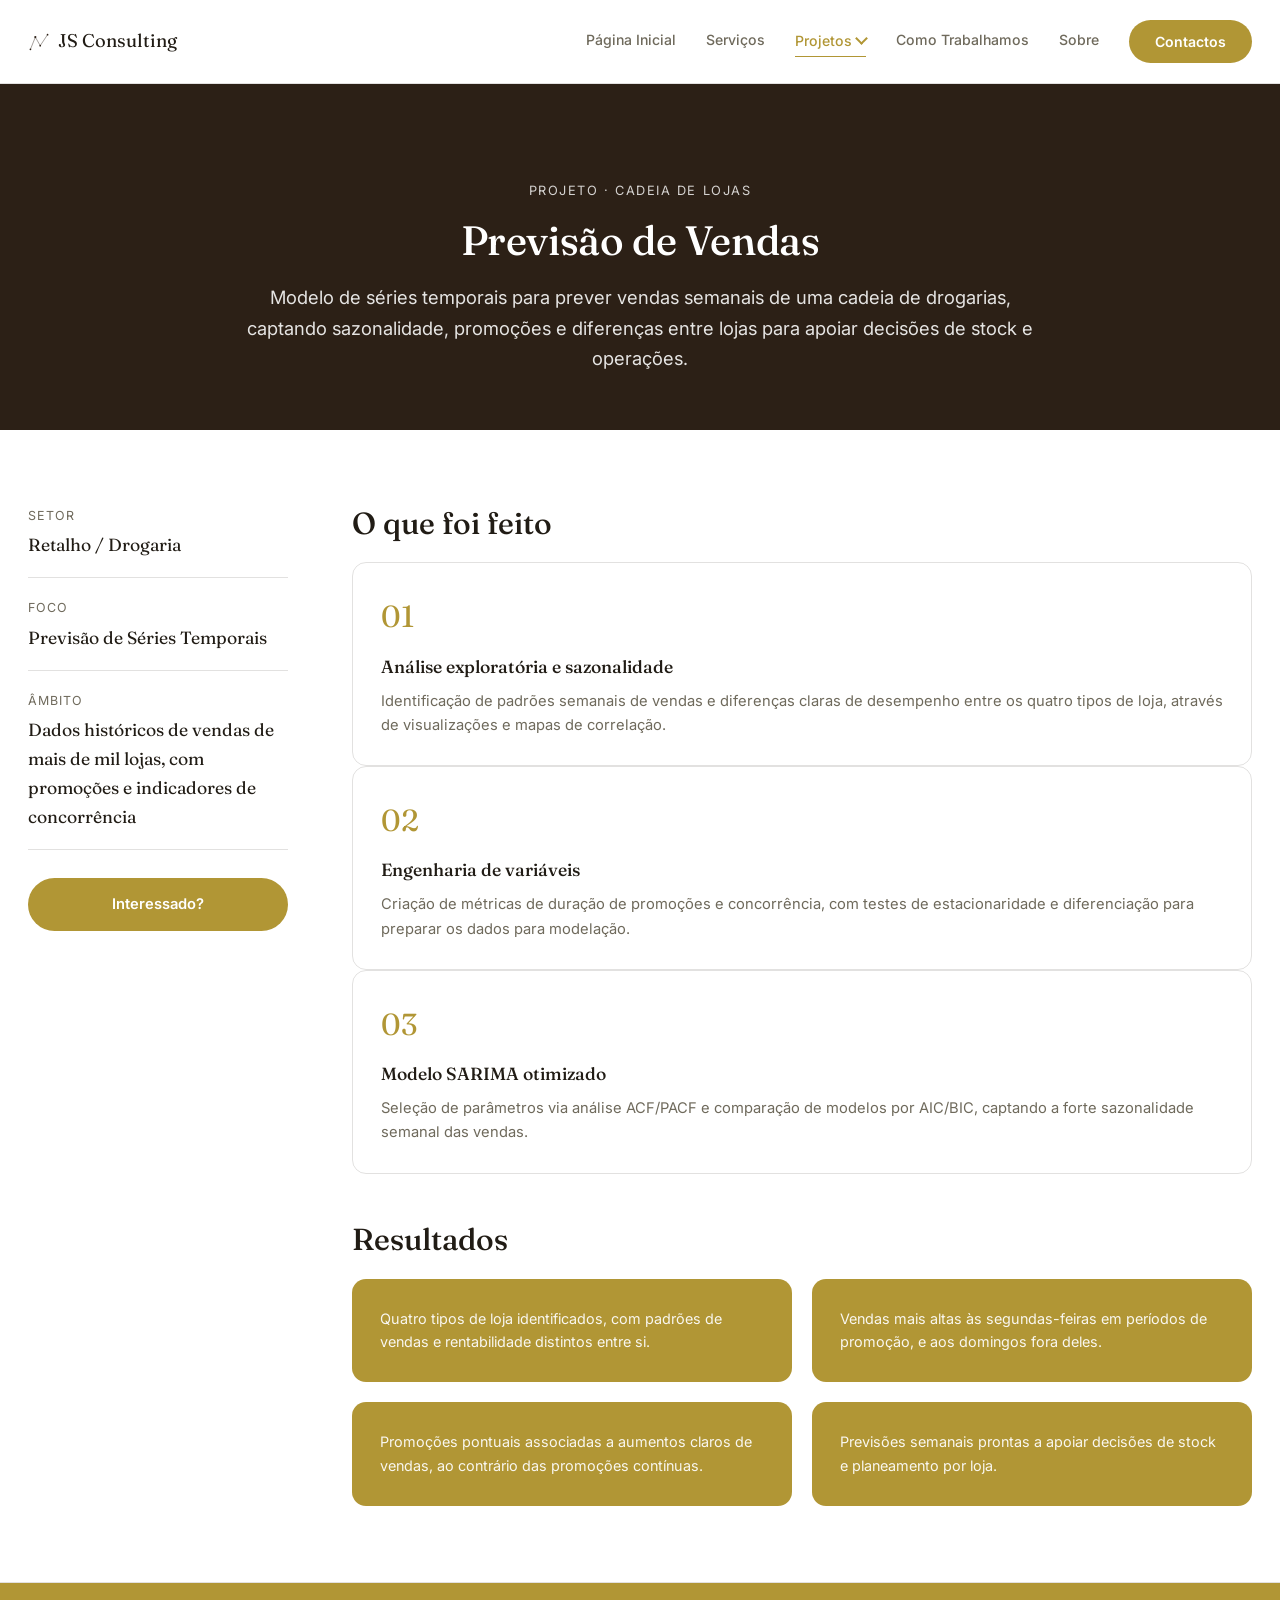
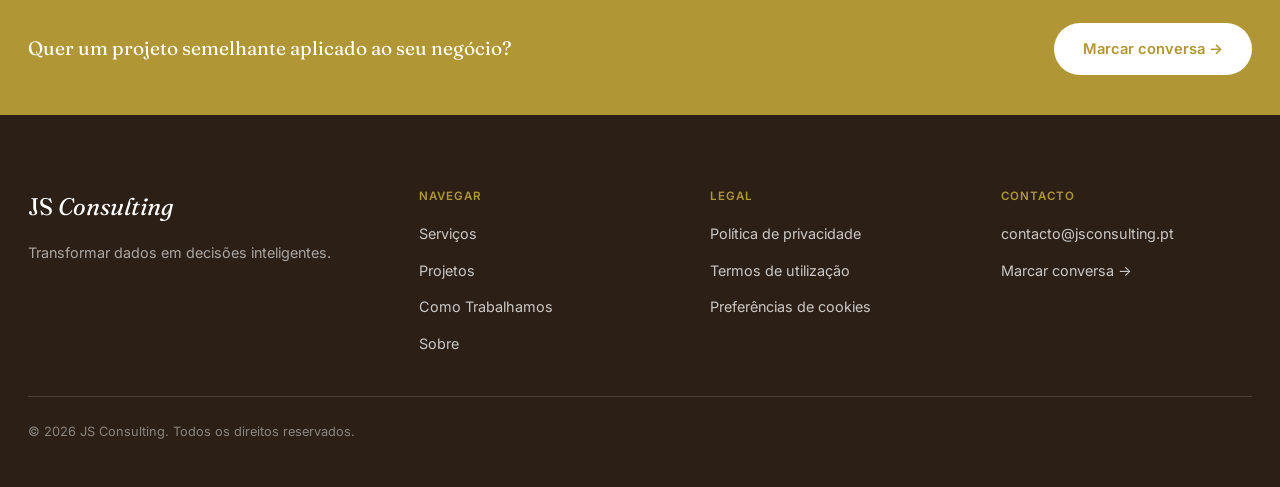
<file: projetos/previsao-vendas-rossmann.html>
<!DOCTYPE html>
<html lang="pt">
<head>
<meta charset="UTF-8">
<meta name="viewport" content="width=device-width, initial-scale=1.0">
<title>Previsão de Vendas | JS Consulting</title>
<link rel="icon" type="image/svg+xml" href="../assets/favicon.svg">
<link rel="stylesheet" href="../css/style.css?v=66">
</head>
<body>

<div class="navbar-wrap">
  <div class="navbar-shell">
    <a href="../index.html" class="navbar__brand">
      <svg width="22" height="22" viewBox="0 0 36 36" fill="none" xmlns="http://www.w3.org/2000/svg">
        <line x1="4" y1="30" x2="12" y2="10" stroke="currentColor" stroke-width="0.7"/>
        <line x1="12" y1="10" x2="20" y2="24" stroke="currentColor" stroke-width="0.7"/>
        <line x1="20" y1="24" x2="32" y2="6" stroke="currentColor" stroke-width="0.7"/>
        <circle cx="4" cy="30" r="1.4" fill="currentColor"/>
        <circle cx="12" cy="10" r="1.8" fill="currentColor"/>
        <circle cx="20" cy="24" r="1.4" fill="currentColor"/>
        <circle cx="32" cy="6" r="1.4" fill="currentColor"/>
      </svg>
      JS Consulting
    </a>
    <nav class="navbar">
      <button class="navbar__toggle" aria-label="Abrir menu">&#9776;</button>
      <ul class="navbar__links">
        <li><a href="../index.html">Página Inicial</a></li>
        <li><a href="../servicos.html">Serviços</a></li>
        <li class="has-dropdown">
          <a href="../projetos.html" class="is-active">Projetos</a>
          <ul class="dropdown">
            <li><a href="segmentacao-centro-comercial.html">Clustering de Clientes</a></li>
            <li><a href="classificação-de-risco-banca.html">Classificação de Risco de Crédito</a></li>
            <li><a href="previsao-vendas-rossmann.html">Previsão de Vendas</a></li>
          </ul>
        </li>
        <li><a href="../como-trabalhamos.html">Como Trabalhamos</a></li>
        <li><a href="../sobre.html">Sobre</a></li>
        <li><a href="../contactos.html" class="navbar__cta">Contactos</a></li>
      </ul>
    </nav>
  </div>
</div>

<header class="hero" style="padding-bottom:56px;">
  <div class="container">
    <span class="detail-eyebrow">Projeto &middot; Cadeia de Lojas</span>
    <h1>Previsão de Vendas</h1>
    <p class="hero__lead">Modelo de séries temporais para prever vendas semanais de uma cadeia de drogarias, captando sazonalidade, promoções e diferenças entre lojas para apoiar decisões de stock e operações.</p>
  </div>
</header>

<section class="section">
  <div class="container project-layout">

    <aside class="project-sidebar">
      <div class="project-meta project-meta--vertical">
        <div class="project-meta__item">
          <span class="label">Setor</span>
          <span class="value">Retalho / Drogaria</span>
        </div>
        <div class="project-meta__item">
          <span class="label">Foco</span>
          <span class="value">Previsão de Séries Temporais</span>
        </div>
        <div class="project-meta__item">
          <span class="label">Âmbito</span>
          <span class="value">Dados históricos de vendas de mais de mil lojas, com promoções e indicadores de concorrência</span>
        </div>
      </div>
      <a href="https://calendly.com/contacto-jsconsulting/30min" target="_blank" rel="noopener" class="btn btn-primary project-sidebar__cta">Interessado?</a>
    </aside>

    <div class="project-main">
      <h4>O que foi feito</h4>

        <div class="deliverable-card">
          <span class="deliverable-card__num">01</span>
          <h5>Análise exploratória e sazonalidade</h5>
          <p>Identificação de padrões semanais de vendas e diferenças claras de desempenho entre os quatro tipos de loja, através de visualizações e mapas de correlação.</p>
        </div>

        <div class="deliverable-card">
          <span class="deliverable-card__num">02</span>
          <h5>Engenharia de variáveis</h5>
          <p>Criação de métricas de duração de promoções e concorrência, com testes de estacionaridade e diferenciação para preparar os dados para modelação.</p>
        </div>

        <div class="deliverable-card">
          <span class="deliverable-card__num">03</span>
          <h5>Modelo SARIMA otimizado</h5>
          <p>Seleção de parâmetros via análise ACF/PACF e comparação de modelos por AIC/BIC, captando a forte sazonalidade semanal das vendas.</p>
        </div>

      <h4>Resultados</h4>

      <div class="results-grid results-grid--2x2">
        <div class="result-card">
          <p>Quatro tipos de loja identificados, com padrões de vendas e rentabilidade distintos entre si.</p>
        </div>
        <div class="result-card">
          <p>Vendas mais altas às segundas-feiras em períodos de promoção, e aos domingos fora deles.</p>
        </div>
        <div class="result-card">
          <p>Promoções pontuais associadas a aumentos claros de vendas, ao contrário das promoções contínuas.</p>
        </div>
        <div class="result-card">
          <p>Previsões semanais prontas a apoiar decisões de stock e planeamento por loja.</p>
        </div>
      </div>
    </div>

  </div>
</section>

<section class="cta-banner">
  <div class="container cta-banner__inner">
    <p>Quer um projeto semelhante aplicado ao seu negócio?</p>
    <a href="https://calendly.com/contacto-jsconsulting/30min" target="_blank" rel="noopener" class="btn btn-light">Marcar conversa &rarr;</a>
  </div>
</section>

<footer class="footer">
  <div class="container">
    <div class="footer__grid">
      <div class="footer__about">
        <span class="footer__brand">JS <em>Consulting</em></span>
        <p class="footer__tagline">Transformar dados em decisões inteligentes.</p>
      </div>

      <div class="footer__col">
        <span class="footer__col-title">Navegar</span>
        <a href="../servicos.html">Serviços</a>
        <a href="../projetos.html">Projetos</a>
        <a href="../como-trabalhamos.html">Como Trabalhamos</a>
        <a href="../sobre.html">Sobre</a>
      </div>

      <div class="footer__col">
        <span class="footer__col-title">Legal</span>
        <a href="../politica-privacidade.html">Política de privacidade</a>
        <a href="../termos-utilizacao.html">Termos de utilização</a>
        <a href="../cookies.html">Preferências de cookies</a>
      </div>

      <div class="footer__col">
        <span class="footer__col-title">Contacto</span>
        <a href="mailto:contacto@jsconsulting.pt">contacto@jsconsulting.pt</a>
        <a href="https://calendly.com/contacto-jsconsulting/30min" target="_blank" rel="noopener">Marcar conversa &rarr;</a>
      </div>
    </div>

    <p class="footer__meta">&copy; 2026 JS Consulting. Todos os direitos reservados.</p>
  </div>
</footer>

<script src="../js/script.js?v=19"></script>
<script type='module' src='https://static.cloudflareinsights.com/beacon.min.js' data-cf-beacon='{"token": "d46a8511cd884fc19f9b719f2fb2b67a"}'></script>
</body>
</html>
</file>
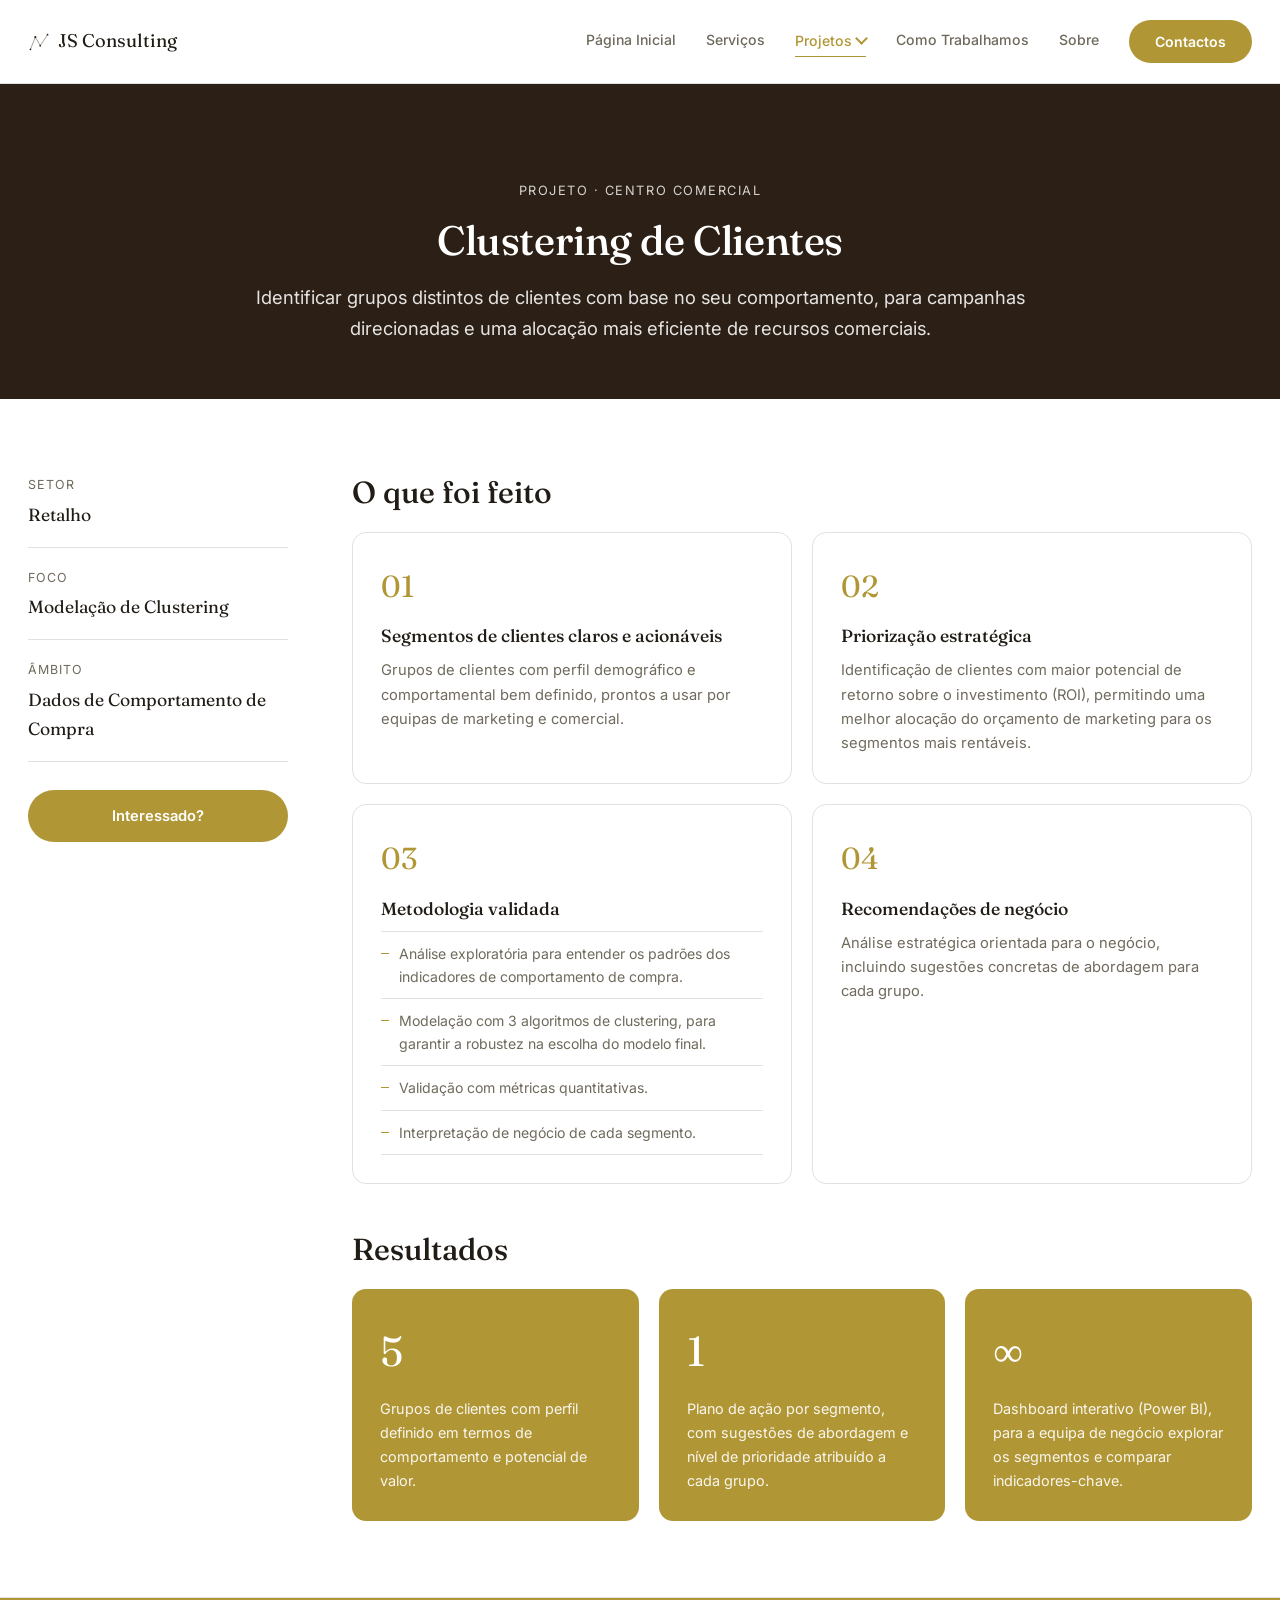
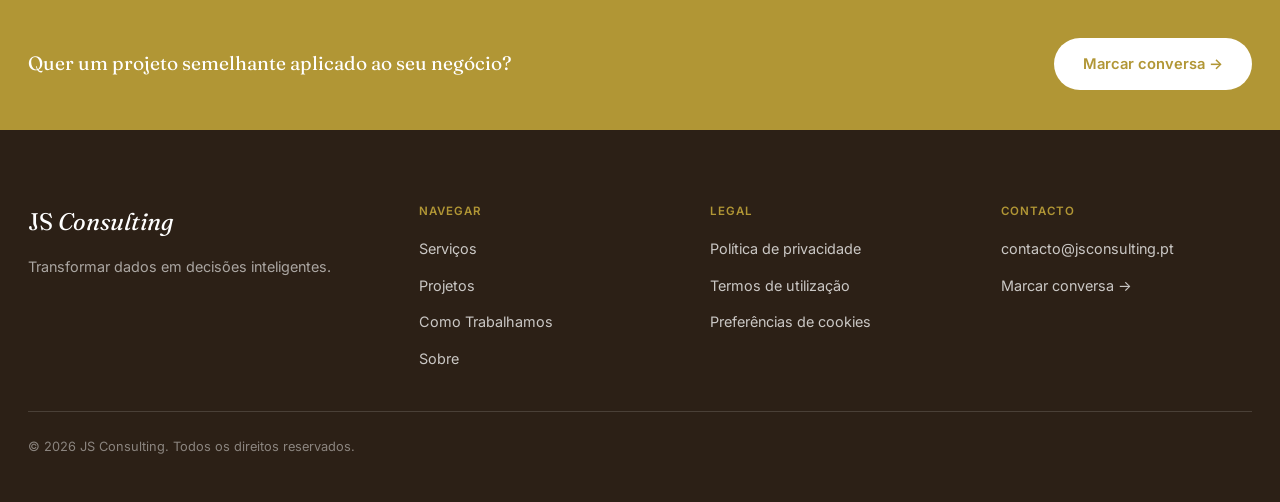
<file: projetos/segmentacao-centro-comercial.html>
<!DOCTYPE html>
<html lang="pt">
<head>
<meta charset="UTF-8">
<meta name="viewport" content="width=device-width, initial-scale=1.0">
<title>Clustering de Clientes | JS Consulting</title>
<link rel="icon" type="image/svg+xml" href="../assets/favicon.svg">
<link rel="stylesheet" href="../css/style.css?v=66">
</head>
<body>

<div class="navbar-wrap">
  <div class="navbar-shell">
    <a href="../index.html" class="navbar__brand">
      <svg width="22" height="22" viewBox="0 0 36 36" fill="none" xmlns="http://www.w3.org/2000/svg">
        <line x1="4" y1="30" x2="12" y2="10" stroke="currentColor" stroke-width="0.7"/>
        <line x1="12" y1="10" x2="20" y2="24" stroke="currentColor" stroke-width="0.7"/>
        <line x1="20" y1="24" x2="32" y2="6" stroke="currentColor" stroke-width="0.7"/>
        <circle cx="4" cy="30" r="1.4" fill="currentColor"/>
        <circle cx="12" cy="10" r="1.8" fill="currentColor"/>
        <circle cx="20" cy="24" r="1.4" fill="currentColor"/>
        <circle cx="32" cy="6" r="1.4" fill="currentColor"/>
      </svg>
      JS Consulting
    </a>
    <nav class="navbar">
      <button class="navbar__toggle" aria-label="Abrir menu">&#9776;</button>
      <ul class="navbar__links">
        <li><a href="../index.html">Página Inicial</a></li>
        <li><a href="../servicos.html">Serviços</a></li>
        <li class="has-dropdown">
          <a href="../projetos.html" class="is-active">Projetos</a>
          <ul class="dropdown">
            <li><a href="segmentacao-centro-comercial.html">Clustering de Clientes</a></li>
            <li><a href="classificação-de-risco-banca.html">Classificação de Risco de Crédito</a></li>
            <li><a href="previsao-vendas-rossmann.html">Previsão de Vendas</a></li>
          </ul>
        </li>
        <li><a href="../como-trabalhamos.html">Como Trabalhamos</a></li>
        <li><a href="../sobre.html">Sobre</a></li>
        <li><a href="../contactos.html" class="navbar__cta">Contactos</a></li>
      </ul>
    </nav>
  </div>
</div>

<header class="hero" style="padding-bottom:56px;">
  <div class="container">
    <span class="detail-eyebrow">Projeto &middot; Centro Comercial</span>
    <h1>Clustering de Clientes</h1>
    <p class="hero__lead">Identificar grupos distintos de clientes com base no seu comportamento, para campanhas direcionadas e uma alocação mais eficiente de recursos comerciais.</p>
  </div>
</header>

<section class="section">
  <div class="container project-layout">

    <aside class="project-sidebar">
      <div class="project-meta project-meta--vertical">
        <div class="project-meta__item">
          <span class="label">Setor</span>
          <span class="value">Retalho</span>
        </div>
        <div class="project-meta__item">
          <span class="label">Foco</span>
          <span class="value">Modelação de Clustering</span>
        </div>
        <div class="project-meta__item">
          <span class="label">Âmbito</span>
          <span class="value">Dados de Comportamento de Compra</span>
        </div>
      </div>
      <a href="https://calendly.com/contacto-jsconsulting/30min" target="_blank" rel="noopener" class="btn btn-primary project-sidebar__cta">Interessado?</a>
    </aside>

    <div class="project-main">
      <h4>O que foi feito</h4>

      <div class="deliverable-grid">
        <div class="deliverable-card">
          <span class="deliverable-card__num">01</span>
          <h5>Segmentos de clientes claros e acionáveis</h5>
          <p>Grupos de clientes com perfil demográfico e comportamental bem definido, prontos a usar por equipas de marketing e comercial.</p>
        </div>

        <div class="deliverable-card">
          <span class="deliverable-card__num">02</span>
          <h5>Priorização estratégica</h5>
          <p>Identificação de clientes com maior potencial de retorno sobre o investimento (ROI), permitindo uma melhor alocação do orçamento de marketing para os segmentos mais rentáveis.</p>
        </div>

        <div class="deliverable-card">
          <span class="deliverable-card__num">03</span>
          <h5>Metodologia validada</h5>
          <ul class="detail-list">
            <li>Análise exploratória para entender os padrões dos indicadores de comportamento de compra.</li>
            <li>Modelação com 3 algoritmos de clustering, para garantir a robustez na escolha do modelo final.</li>
            <li>Validação com métricas quantitativas.</li>
            <li>Interpretação de negócio de cada segmento.</li>
          </ul>
        </div>

        <div class="deliverable-card">
          <span class="deliverable-card__num">04</span>
          <h5>Recomendações de negócio</h5>
          <p>Análise estratégica orientada para o negócio, incluindo sugestões concretas de abordagem para cada grupo.</p>
        </div>
      </div>

      <h4>Resultados</h4>

      <div class="results-grid">
        <div class="result-card">
          <span class="result-card__num">5</span>
          <p>Grupos de clientes com perfil definido em termos de comportamento e potencial de valor. </p>
        </div>
        <div class="result-card">
          <span class="result-card__num">1</span>
          <p>Plano de ação por segmento, com sugestões de abordagem e nível de prioridade atribuído a cada grupo.</p>
        </div>
        <div class="result-card">
          <span class="result-card__num">&infin;</span>
          <p>Dashboard interativo (Power BI), para a equipa de negócio explorar os segmentos e comparar indicadores-chave.</p>
        </div>
      </div>
    </div>

  </div>
</section>

<section class="cta-banner">
  <div class="container cta-banner__inner">
    <p>Quer um projeto semelhante aplicado ao seu negócio?</p>
    <a href="https://calendly.com/contacto-jsconsulting/30min" target="_blank" rel="noopener" class="btn btn-light">Marcar conversa &rarr;</a>
  </div>
</section>

<footer class="footer">
  <div class="container">
    <div class="footer__grid">
      <div class="footer__about">
        <span class="footer__brand">JS <em>Consulting</em></span>
        <p class="footer__tagline">Transformar dados em decisões inteligentes.</p>
      </div>

      <div class="footer__col">
        <span class="footer__col-title">Navegar</span>
        <a href="../servicos.html">Serviços</a>
        <a href="../projetos.html">Projetos</a>
        <a href="../como-trabalhamos.html">Como Trabalhamos</a>
        <a href="../sobre.html">Sobre</a>
      </div>

      <div class="footer__col">
        <span class="footer__col-title">Legal</span>
        <a href="../politica-privacidade.html">Política de privacidade</a>
        <a href="../termos-utilizacao.html">Termos de utilização</a>
        <a href="../cookies.html">Preferências de cookies</a>
      </div>

      <div class="footer__col">
        <span class="footer__col-title">Contacto</span>
        <a href="mailto:contacto@jsconsulting.pt">contacto@jsconsulting.pt</a>
        <a href="https://calendly.com/contacto-jsconsulting/30min" target="_blank" rel="noopener">Marcar conversa &rarr;</a>
      </div>
    </div>

    <p class="footer__meta">&copy; 2026 JS Consulting. Todos os direitos reservados.</p>
  </div>
</footer>

<script src="../js/script.js?v=19"></script>
<script type='module' src='https://static.cloudflareinsights.com/beacon.min.js' data-cf-beacon='{"token": "d46a8511cd884fc19f9b719f2fb2b67a"}'></script>
</body>
</html>
</file>
<file: css/style.css>
@charset "UTF-8";
@import url('https://fonts.googleapis.com/css2?family=Fraunces:opsz,wght@9..144,400;9..144,500;9..144,600&family=Inter:wght@400;500;600;800&family=Lora:ital,wght@0,500;0,600;0,700;1,500&display=swap');

:root {
  --color-primary:  #b19635;
  --color-primary-dark: #b19635;
  --color-sage: #c3cfa0;
  --color-blue: #2c2016;
  --color-olive: #3e4a2e;
  --bg: #ffffff;
  --text: #211c15;
  --text-muted: #6f6a5c;
  --on-primary: #ffffff;
  --line: rgba(33, 28, 21, 0.13);
  --gradient-primary: linear-gradient(135deg, var(--color-primary) 0%, var(--color-primary-dark) 100%);
  --font-serif: 'Fraunces', serif;
  --font-sans: 'Inter', sans-serif;
  --font-display: 'Inter', sans-serif;
  --max-width: 1440px;
}

* {
  box-sizing: border-box;
}

html {
  scroll-behavior: smooth;
}

body {
  margin: 0;
  background: var(--bg);
  color: var(--text);
  font-family: var(--font-sans);
  line-height: 1.65;
  -webkit-font-smoothing: antialiased;
}

h1, h2, h3, h4 {
  font-family: var(--font-serif);
  font-weight: 500;
  line-height: 1.15;
  letter-spacing: -0.01em;
  margin: 0 0 0.5em;
}

p {
  margin: 0 0 1em;
}

a {
  color: inherit;
  text-decoration: none;
}

img {
  max-width: 100%;
  display: block;
}

ul {
  margin: 0;
  padding: 0;
  list-style: none;
}

.container {
  max-width: var(--max-width);
  margin: 0 auto;
  padding: 0 28px;
}

/* Buttons & links */
.btn {
  display: inline-flex;
  align-items: center;
  gap: 8px;
  padding: 13px 28px;
  border-radius: 100px;
  font-family: var(--font-sans);
  font-weight: 600;
  font-size: 0.92rem;
  border: 1px solid transparent;
  cursor: pointer;
  transition: transform 0.15s ease, background 0.15s ease, color 0.15s ease;
}

.btn:hover {
  transform: translateY(-1px);
}

.btn-primary {
  background: var(--gradient-primary);
  color: var(--on-primary);
}

.btn-primary:hover {
  background: var(--color-primary-dark);
}

.btn-light {
  background: var(--on-primary);
  color: var(--color-primary-dark);
}

.btn-outline {
  background: transparent;
  border-color: currentColor;
}

.btn-outline--on-primary {
  color: var(--on-primary);
  border-color: rgba(255, 255, 255, 0.6);
}

.link-arrow {
  display: inline-flex;
  align-items: center;
  gap: 8px;
  font-weight: 600;
  font-size: 0.92rem;
  border-bottom: 1px solid currentColor;
  padding-bottom: 2px;
  transition: gap 0.2s ease;
}

.link-arrow:hover {
  gap: 14px;
}

/* Navbar */
.navbar-wrap {
  position: sticky;
  top: 0;
  z-index: 100;
  background: var(--bg);
  border-bottom: 1px solid var(--line);
}

.navbar-shell {
  position: relative;
  max-width: var(--max-width);
  margin: 0 auto;
  padding: 20px 28px;
  display: flex;
  align-items: center;
  justify-content: space-between;
}

.navbar__brand {
  display: flex;
  align-items: center;
  gap: 8px;
  font-family: var(--font-serif);
  font-size: 1.15rem;
  color: var(--text);
  white-space: nowrap;
}

.navbar__brand svg {
  color: var(--color-blue);
  flex-shrink: 0;
}

.navbar {
  display: flex;
  align-items: center;
}

.navbar__links {
  display: flex;
  align-items: center;
  gap: 30px;
  list-style: none;
  flex-wrap: nowrap;
}

.navbar__links a {
  display: block;
  padding-bottom: 4px;
  font-weight: 500;
  font-size: 0.88rem;
  color: var(--text-muted);
  white-space: nowrap;
  border-bottom: 1px solid transparent;
}

.navbar__links a:hover,
.navbar__links a.is-active {
  color: var(--color-primary-dark);
  border-bottom-color: var(--color-primary);
}

.navbar__links a.navbar__cta {
  display: inline-flex;
  align-items: center;
  justify-content: center;
  text-align: center;
  padding: 10px 26px;
  border-radius: 100px;
  background: var(--gradient-primary);
  color: var(--on-primary);
  font-weight: 600;
  border-bottom: none;
}

.navbar__links a.navbar__cta:hover {
  background: var(--color-primary-dark);
  color: var(--on-primary);
  border-bottom: none;
}

.navbar__toggle {
  display: none;
  background: none;
  border: none;
  font-size: 1.5rem;
  cursor: pointer;
  color: var(--color-primary-dark);
  padding: 4px 10px;
}

/* Nav dropdown */
.has-dropdown {
  position: relative;
}

.has-dropdown > a {
  display: inline-flex;
  align-items: center;
  gap: 5px;
}

.has-dropdown > a::after {
  content: '';
  width: 7px;
  height: 7px;
  border-right: 2px solid currentColor;
  border-bottom: 2px solid currentColor;
  margin-top: -3px;
  transform: rotate(45deg);
  transition: transform 0.2s ease;
}

.has-dropdown:hover > a::after,
.has-dropdown:focus-within > a::after {
  margin-top: 2px;
  transform: rotate(225deg);
}

.has-dropdown::after {
  content: '';
  position: absolute;
  left: 0;
  right: 0;
  top: 100%;
  height: 14px;
}

.dropdown {
  position: absolute;
  top: 100%;
  left: 50%;
  margin-top: 14px;
  transform: translateX(-50%) translateY(-6px);
  background: var(--bg);
  border: 1px solid var(--line);
  border-radius: 10px;
  box-shadow: 0 14px 30px rgba(33, 28, 21, 0.12);
  padding: 8px;
  min-width: 240px;
  list-style: none;
  opacity: 0;
  visibility: hidden;
  transition: opacity 0.18s ease, transform 0.18s ease, visibility 0.18s;
  z-index: 10;
}

.has-dropdown:hover .dropdown,
.has-dropdown:focus-within .dropdown {
  opacity: 1;
  visibility: visible;
  transform: translateX(-50%) translateY(0);
}

.dropdown a {
  display: block;
  padding: 10px 14px;
  border-radius: 6px;
  font-size: 0.85rem;
  color: var(--text-muted);
  white-space: normal;
  border-bottom: none;
}

.dropdown a:hover {
  background: var(--color-primary);
  color: var(--on-primary);
}

/* Hero */
.hero {
  background: var(--color-blue);
  color: var(--on-primary);
  border-radius: 0;
  padding: 96px 0;
  text-align: center;
}

.hero__grid {
  display: grid;
  grid-template-columns: 1.15fr 0.85fr;
  gap: 48px;
  align-items: center;
}

.hero__visual {
  display: flex;
  justify-content: center;
}

.hero__visual-card {
  position: relative;
  width: 100%;
  max-width: 380px;
  background: var(--bg);
  border-radius: 20px;
  padding: 32px 28px 64px;
  box-shadow: 0 24px 60px rgba(33, 28, 21, 0.28);
}

.hero__chart {
  width: 100%;
  height: auto;
  display: block;
}

.hero__chart-area {
  fill: var(--color-primary);
  opacity: 0.16;
}

.hero__chart-line {
  fill: none;
  stroke: var(--color-primary);
  stroke-width: 3;
  stroke-linecap: round;
}

.hero__chip {
  position: absolute;
  display: flex;
  flex-direction: column;
  gap: 2px;
  background: var(--bg);
  border-radius: 12px;
  padding: 10px 16px;
  box-shadow: 0 10px 24px rgba(33, 28, 21, 0.16);
}

.hero__chip-label {
  font-size: 0.68rem;
  color: var(--text-muted);
  text-transform: uppercase;
  letter-spacing: 0.04em;
  white-space: nowrap;
}

.hero__chip-value {
  font-family: var(--font-serif);
  font-weight: 600;
  font-size: 1.05rem;
  color: var(--color-primary-dark);
  white-space: nowrap;
}

.hero__chip--1 {
  top: 18px;
  right: -14px;
}

.hero__chip--2 {
  bottom: 18px;
  left: -14px;
}

.hero__eyebrow {
  display: block;
  font-size: 0.8rem;
  letter-spacing: 0.12em;
  text-transform: uppercase;
  color: rgba(255, 255, 255, 0.75);
  margin-bottom: 20px;
}

.hero h1 {
  font-size: clamp(1.8rem, 3.2vw, 2.6rem);
  max-width: 1000px;
  font-weight: 500;
  white-space: normal;
  margin: 0 auto 4px;
}

.hero h1 em {
  font-style: italic;
}

.hero__tagline {
  font-family: var(--font-serif);
  font-weight: 600;
  font-size: 1.6rem;
  color: var(--on-primary);
  margin-top: 0;
  margin-bottom: 0;
}

.hero__lead {
  font-size: 1.15rem;
  color: rgba(255, 255, 255, 0.88);
  max-width: 820px;
  margin: 18px auto 0;
  font-family: var(--font-sans);
}

.hero__actions {
  display: flex;
  justify-content: center;
  gap: 16px;
  margin-top: 32px;
  flex-wrap: wrap;
}

/* Section */
.section {
  padding: 76px 0;
  border-bottom: 1px solid var(--line);
}

.section:last-of-type {
  border-bottom: none;
}

.section--tight {
  padding: 48px 0;
}

.section-head {
  display: flex;
  flex-direction: column;
  align-items: center;
  text-align: center;
  gap: 20px;
  margin: 0 auto 40px;
  max-width: 640px;
}

.section-head h2 {
  font-size: clamp(1.6rem, 3.6vw, 2.2rem);
  margin: 0;
}

.eyebrow {
  display: block;
  font-family: var(--font-sans);
  font-weight: 600;
  font-size: 0.78rem;
  text-transform: uppercase;
  letter-spacing: 0.08em;
  color: var(--color-primary-dark);
  margin-bottom: 8px;
}

.section-lead {
  color: var(--text-muted);
  max-width: 560px;
}

/* Explore teaser */
.explore__inner {
  display: flex;
  flex-direction: column;
  align-items: center;
  gap: 32px;
  text-align: center;
}

.explore__inner h2 {
  max-width: 640px;
  font-size: clamp(1.8rem, 4vw, 2.6rem);
  margin: 0;
}

/* Image grid */
.image-grid {
  display: grid;
  grid-template-columns: 1fr 1fr;
  gap: 20px;
}

.image-grid__col {
  display: flex;
  flex-direction: column;
  gap: 20px;
}

.image-grid__item {
  background: #ece4d1;
  border-radius: 12px;
}

.image-grid__item--sm {
  min-height: 140px;
}

.image-grid__item--lg {
  min-height: 300px;
}

/* Scroll reveal */
.reveal {
  opacity: 0;
  transform: translateY(22px);
  transition: opacity 0.7s cubic-bezier(0.2, 0.7, 0.3, 1), transform 0.7s cubic-bezier(0.2, 0.7, 0.3, 1);
}

.reveal.is-visible {
  opacity: 1;
  transform: translateY(0);
}

.image-grid__item {
  transition: transform 0.3s ease, box-shadow 0.3s ease;
}

.image-grid__item:hover {
  transform: translateY(-4px);
  box-shadow: 0 14px 30px rgba(33, 28, 21, 0.1);
}

@media (prefers-reduced-motion: reduce) {
  .reveal,
  .modal-reveal {
    opacity: 1;
    transform: none;
    transition: none;
  }

  .image-grid__item {
    transition: none;
  }
}

/* Service cards (playful, homepage teaser) */
.service-cards {
  display: grid;
  grid-template-columns: repeat(2, 1fr);
  gap: 24px;
  align-items: stretch;
}

.service-card {
  position: relative;
  background: var(--bg);
  border: 1px solid var(--line);
  border-radius: 20px;
  padding: 26px 26px 28px;
  overflow: hidden;
  transition: transform 0.25s ease, box-shadow 0.25s ease, border-color 0.25s ease;
}

.service-card:hover {
  transform: translateY(-6px) rotate(-0.6deg);
  box-shadow: 0 20px 40px rgba(33, 28, 21, 0.12);
  border-color: var(--color-primary);
}

.service-card:nth-child(even):hover {
  transform: translateY(-6px) rotate(0.6deg);
}

.service-card__ghost {
  position: absolute;
  top: 12px;
  right: 16px;
  font-family: var(--font-serif);
  font-size: 3rem;
  color: var(--color-primary);
  opacity: 0.18;
  line-height: 1;
  pointer-events: none;
}

.service-card h3 {
  font-size: 1.2rem;
  margin: 30px 0 8px;
  position: relative;
  max-width: 80%;
}

.service-card p {
  color: var(--text-muted);
  margin: 0 0 20px;
  font-size: 0.94rem;
  position: relative;
}

.service-card .btn {
  position: relative;
  padding: 9px 20px;
  font-size: 0.84rem;
}

/* Service rows (two-column cards, for services page) */
.service-rows {
  display: grid;
  grid-template-columns: repeat(2, 1fr);
  gap: 24px;
}

.service-row {
  display: flex;
  flex-direction: column;
  align-items: flex-start;
  gap: 4px;
  padding: 40px 36px;
  border: 1px solid var(--line);
  border-radius: 20px;
  transition: transform 0.25s ease, box-shadow 0.25s ease, border-color 0.25s ease;
}

.service-row:hover {
  transform: translateY(-6px);
  box-shadow: 0 18px 36px rgba(33, 28, 21, 0.1);
  border-color: var(--color-primary);
}

.service-row__index {
  font-family: var(--font-serif);
  font-size: 1.9rem;
  color: var(--color-primary);
  margin-bottom: 10px;
}

.service-row h3 {
  font-size: 1.25rem;
  margin: 0 0 8px;
}

.service-row p {
  color: var(--text-muted);
  margin: 0 0 24px;
  font-size: 0.94rem;
}

.service-row .link-arrow {
  margin-top: auto;
}

/* Service sub-heading (merged service category pages) */
.service-sub {
  display: flex;
  align-items: center;
  gap: 12px;
  margin: 0 0 4px;
}

.service-sub h3 {
  font-size: 1.5rem;
  margin: 0;
}

.service-divider {
  padding-top: 40px;
  border-top: 1px solid var(--line);
}

/* Cards (projects) */
.card-grid {
  display: grid;
  grid-template-columns: repeat(3, 1fr);
  gap: 22px;
}

.card {
  border: 1px solid var(--line);
  border-radius: 12px;
  padding: 28px;
}

.card h3 {
  font-size: 1.1rem;
}

.card p {
  color: var(--text-muted);
  font-size: 0.94rem;
}

.card--project {
  transition: transform 0.3s ease, box-shadow 0.3s ease, border-color 0.3s ease;
}

.card--project:hover {
  transform: translateY(-4px);
  box-shadow: 0 16px 34px rgba(33, 28, 21, 0.1);
  border-color: var(--color-primary);
}

.card__reveal {
  display: grid;
  grid-template-rows: 0fr;
  transition: grid-template-rows 0.35s ease;
}

.card__reveal-inner {
  overflow: hidden;
}

.card--project:hover .card__reveal {
  grid-template-rows: 1fr;
}

.card__reveal-stat {
  display: flex;
  align-items: center;
  gap: 14px;
  padding-top: 16px;
  margin-top: 2px;
  margin-bottom: 14px;
  border-top: 1px solid var(--line);
}

.card__reveal-stat .num {
  font-family: var(--font-serif);
  font-size: 2.2rem;
  color: var(--color-primary);
  line-height: 1;
}

.card__reveal-stat p {
  margin: 0;
  font-size: 0.85rem;
}

/* Steps */
.steps {
  display: flex;
  flex-direction: column;
}

.step {
  display: grid;
  grid-template-columns: 64px 1fr;
  gap: 24px;
  padding: 30px 0;
  border-top: 1px solid var(--line);
}

.steps .step:last-child {
  border-bottom: 1px solid var(--line);
}

.step__number {
  font-family: var(--font-serif);
  font-size: 1.7rem;
  color: var(--color-primary);
}

.step h3 {
  font-size: 1.15rem;
}

.step p {
  color: var(--text-muted);
  margin: 0;
  max-width: 500px;
}

/* CTA banner (brand block) */
.cta-banner {
  background: var(--gradient-primary);
  color: var(--on-primary);
  padding: 40px 0;
}

.cta-banner__inner {
  display: flex;
  align-items: center;
  justify-content: space-between;
  gap: 20px;
  flex-wrap: wrap;
}

.cta-banner p {
  margin: 0;
  font-family: var(--font-serif);
  font-size: 1.2rem;
}

/* Detail page */
.detail-eyebrow {
  color: rgba(255, 255, 255, 0.8);
  font-size: 0.8rem;
  text-transform: uppercase;
  letter-spacing: 0.12em;
  display: block;
  margin-bottom: 16px;
}

.detail-body {
  max-width: 720px;
  margin: 0 auto;
}

.detail-body h4 {
  font-family: var(--font-sans);
  font-weight: 600;
  font-size: 0.92rem;
  text-transform: uppercase;
  letter-spacing: 0.04em;
  margin-top: 40px;
  margin-bottom: 16px;
  color: var(--text);
}

.detail-list li {
  padding: 13px 0 13px 22px;
  border-top: 1px solid var(--line);
  position: relative;
  color: var(--text-muted);
}

.detail-list li:last-child {
  border-bottom: 1px solid var(--line);
}

.detail-list li::before {
  content: '';
  position: absolute;
  left: 0;
  top: 21px;
  width: 8px;
  height: 1px;
  background: var(--color-primary);
}

.detail-list li strong {
  color: var(--text);
  font-weight: 600;
}

.detail-note {
  color: var(--text-muted);
  font-family: 'Lora', serif;
  font-style: italic;
  font-size: 1.1rem;
  margin-top: 24px;
  line-height: 1.5;
}

/* Two-column detail sections */
.detail-columns {
  display: grid;
  grid-template-columns: 1fr 1fr;
  gap: 28px;
  align-items: start;
}

.detail-column {
  border: 1px solid var(--line);
  border-radius: 16px;
  padding: 32px;
}

.detail-column h4 {
  font-family: var(--font-sans);
  font-weight: 600;
  font-size: 0.92rem;
  text-transform: uppercase;
  letter-spacing: 0.04em;
  color: var(--text);
  margin: 0 0 18px;
}

/* Project detail extras */
.project-layout {
  display: grid;
  grid-template-columns: 260px 1fr;
  gap: 64px;
  align-items: start;
}

.project-sidebar {
  position: sticky;
  top: 110px;
}

.project-sidebar__cta {
  width: 100%;
  justify-content: center;
  margin-top: 28px;
}

.project-meta--vertical {
  display: flex;
  flex-direction: column;
  gap: 20px;
}

.project-meta--vertical .project-meta__item {
  padding-bottom: 18px;
  border-bottom: 1px solid var(--line);
}

.project-meta__item .label {
  display: block;
  font-size: 0.78rem;
  text-transform: uppercase;
  letter-spacing: 0.08em;
  color: var(--text-muted);
  margin-bottom: 4px;
}

.project-meta__item .value {
  display: block;
  font-family: var(--font-serif);
  font-size: 1.1rem;
}

.deliverable-grid {
  display: grid;
  grid-template-columns: 1fr 1fr;
  gap: 20px;
  margin-bottom: 8px;
}

.deliverable-card {
  border: 1px solid var(--line);
  border-radius: 14px;
  padding: 28px;
  transition: transform 0.25s ease, box-shadow 0.25s ease, border-color 0.25s ease;
}

.deliverable-card:hover {
  transform: translateY(-4px);
  box-shadow: 0 16px 34px rgba(33, 28, 21, 0.1);
  border-color: var(--color-primary);
}

.deliverable-card__num {
  display: block;
  font-family: var(--font-serif);
  font-size: 1.9rem;
  color: var(--color-primary);
  margin-bottom: 10px;
}

.deliverable-card h5 {
  font-family: var(--font-serif);
  font-weight: 500;
  font-size: 1.1rem;
  margin: 0 0 8px;
}

.deliverable-card p {
  color: var(--text-muted);
  font-size: 0.92rem;
  margin: 0;
}

.deliverable-card .detail-list {
  margin-top: 6px;
}

.deliverable-card .detail-list li {
  font-size: 0.88rem;
  padding: 10px 0 10px 18px;
}

.results-grid {
  display: grid;
  grid-template-columns: repeat(3, 1fr);
  gap: 20px;
}

.results-grid--2x2 {
  grid-template-columns: repeat(2, 1fr);
}

.result-card {
  background: var(--gradient-primary);
  color: var(--on-primary);
  border-radius: 14px;
  padding: 28px;
}

.result-card__num {
  display: block;
  font-family: var(--font-serif);
  font-size: 2.6rem;
  margin-bottom: 12px;
}

.result-card p {
  margin: 0;
  font-size: 0.9rem;
  opacity: 0.92;
}

.project-main h4 {
  font-family: var(--font-serif);
  font-weight: 500;
  font-size: 1.9rem;
  text-transform: none;
  letter-spacing: normal;
  color: var(--text);
  margin-top: 48px;
  margin-bottom: 22px;
}

.project-main h4:first-child {
  margin-top: 0;
}

/* Contact */
.contact-grid {
  display: grid;
  grid-template-columns: 1fr 1fr;
  gap: 56px;
}

.contact-list {
  display: flex;
  flex-direction: column;
  gap: 22px;
}

.contact-list dt {
  font-size: 0.78rem;
  text-transform: uppercase;
  letter-spacing: 0.1em;
  color: var(--text-muted);
  margin-bottom: 4px;
}

.contact-list dd {
  margin: 0;
  font-family: var(--font-serif);
  font-size: 1.2rem;
}

.form-field {
  margin-bottom: 20px;
}

.form-field label {
  display: block;
  font-size: 0.85rem;
  color: var(--text-muted);
  margin-bottom: 8px;
}

.form-field input,
.form-field textarea {
  width: 100%;
  padding: 12px 0;
  border: none;
  border-bottom: 1px solid var(--line);
  background: transparent;
  font-family: var(--font-sans);
  font-size: 1rem;
  color: var(--text);
}

.form-field input:focus,
.form-field textarea:focus {
  outline: none;
  border-bottom-color: var(--color-primary);
}

.form-field textarea {
  min-height: 100px;
  resize: vertical;
}

.form-success h3 {
  font-family: var(--font-serif);
  font-weight: 500;
  font-size: 1.4rem;
  margin: 0 0 8px;
  color: var(--text);
}

.form-success p {
  color: var(--text-muted);
  font-size: 0.95rem;
  margin: 0;
}

/* Modal */
.modal-overlay {
  position: fixed;
  inset: 0;
  background: rgba(33, 28, 21, 0.55);
  display: flex;
  align-items: center;
  justify-content: center;
  padding: 24px;
  z-index: 200;
  opacity: 0;
  visibility: hidden;
  transition: opacity 0.25s ease, visibility 0.25s;
}

.modal-overlay.is-open {
  opacity: 1;
  visibility: visible;
}

.modal {
  background: var(--on-primary);
  border-radius: 20px;
  max-width: 880px;
  width: 100%;
  max-height: 85vh;
  overflow-y: auto;
  box-shadow: 0 30px 70px rgba(33, 28, 21, 0.35);
  transform: translateY(16px);
  transition: transform 0.25s ease;
  font-family: 'Lora', serif;
}

.modal-overlay.is-open .modal {
  transform: translateY(0);
}

.modal__header {
  position: relative;
  background: var(--gradient-primary);
  color: var(--on-primary);
  padding: 48px 56px 36px;
  border-radius: 20px 20px 0 0;
}

.modal__close {
  position: absolute;
  top: 24px;
  right: 24px;
  width: 40px;
  height: 40px;
  border-radius: 50%;
  border: none;
  background: rgba(255, 255, 255, 0.2);
  color: var(--on-primary);
  font-size: 1.4rem;
  line-height: 1;
  cursor: pointer;
  display: flex;
  align-items: center;
  justify-content: center;
  transition: background 0.15s ease;
}

.modal__close:hover {
  background: rgba(255, 255, 255, 0.35);
}

.modal__header h3 {
  font-family: 'Lora', serif;
  font-weight: 600;
  font-size: clamp(1.9rem, 3.4vw, 2.6rem);
  line-height: 1.25;
  margin: 0 0 14px;
  padding-right: 40px;
}

.modal__header p {
  color: rgba(255, 255, 255, 0.88);
  margin: 0;
  font-size: 1.05rem;
  line-height: 1.6;
  max-width: 620px;
}

.modal__body {
  padding: 40px 56px 48px;
}

.modal__tabs {
  display: flex;
  gap: 24px;
  border-bottom: 1px solid var(--line);
  margin-bottom: 28px;
  overflow-x: auto;
}

.modal__tab {
  background: none;
  border: none;
  padding: 0 0 14px;
  font-family: 'Lora', serif;
  font-weight: 600;
  font-size: 0.98rem;
  color: var(--text-muted);
  cursor: pointer;
  white-space: nowrap;
  border-bottom: 2px solid transparent;
  margin-bottom: -1px;
  transition: color 0.15s ease, border-color 0.15s ease;
}

.modal__tab.is-active {
  color: var(--color-primary-dark);
  border-bottom-color: var(--color-primary);
}

.modal__panel {
  display: none;
}

.modal__panel.is-active {
  display: block;
}

.modal__panel p {
  color: var(--text);
  font-size: 1.02rem;
  line-height: 1.75;
  margin: 0 0 1.2em;
}

.modal__panel h4 {
  font-family: 'Lora', serif;
  font-weight: 600;
  font-size: 0.9rem;
  text-transform: uppercase;
  letter-spacing: 0.04em;
  color: var(--text);
  margin: 32px 0 14px;
}

.modal__panel h4:first-child {
  margin-top: 0;
}

.modal__panel .detail-note {
  margin-top: 24px;
}

.modal__panel .detail-list li {
  padding-top: 16px;
  padding-bottom: 16px;
  line-height: 1.6;
}

.check-list {
  display: grid;
  grid-template-columns: 1fr;
  gap: 12px;
  margin: 0;
  padding: 0;
  list-style: none;
}

.check-list li {
  display: flex;
  align-items: center;
  gap: 14px;
  background: #f4efe0;
  border-radius: 12px;
  padding: 16px 20px;
  color: var(--text);
  font-size: 0.95rem;
  line-height: 1.6;
}

.check-list li::before {
  content: '\2713';
  flex-shrink: 0;
  width: 26px;
  height: 26px;
  border-radius: 50%;
  display: flex;
  align-items: center;
  justify-content: center;
  background: rgba(122, 31, 31, 0.14);
  color: var(--color-primary-dark);
  font-weight: 700;
  font-size: 0.8rem;
}

.detail-body .check-list {
  gap: 8px;
}

.detail-body .check-list li {
  padding: 10px 16px;
  gap: 10px;
  font-size: 0.85rem;
  line-height: 1.5;
}

.detail-body .check-list li::before {
  width: 20px;
  height: 20px;
  font-size: 0.65rem;
}

.modal__footer {
  padding: 28px 56px 44px;
  border-top: 1px solid var(--line);
  display: flex;
  align-items: center;
  justify-content: space-between;
  gap: 16px;
  flex-wrap: wrap;
}

.modal__footer p {
  margin: 0;
  font-family: 'Lora', serif;
  font-size: 1.1rem;
  color: var(--text);
}

.modal__footer .btn {
  font-family: 'Lora', serif;
}

body.modal-open {
  overflow: hidden;
}

.modal-reveal {
  opacity: 0;
  transform: translateY(14px);
  transition: opacity 0.45s cubic-bezier(0.2, 0.7, 0.3, 1), transform 0.45s cubic-bezier(0.2, 0.7, 0.3, 1);
}

.modal-reveal.is-visible {
  opacity: 1;
  transform: translateY(0);
}

button.link-arrow {
  background: none;
  border: none;
  border-bottom: 1px solid currentColor;
  padding: 0 0 2px;
  font-family: inherit;
  color: inherit;
  cursor: pointer;
}

@media (max-width: 860px) {
  .modal__header,
  .modal__body,
  .modal__footer {
    padding-left: 24px;
    padding-right: 24px;
  }
}

/* Launch hero */
.launch-hero {
  padding: 48px 0 64px;
  border-bottom: 1px solid var(--line);
}

.launch-hero__eyebrows {
  display: flex;
  justify-content: center;
  align-items: center;
  gap: 32px;
  flex-wrap: wrap;
  font-family: var(--font-sans);
  font-weight: 600;
  font-size: 0.78rem;
  text-transform: uppercase;
  letter-spacing: 0.08em;
  color: var(--text-muted);
  margin-bottom: 28px;
  text-align: center;
}

.launch-hero__eyebrows span:first-child {
  color: var(--text);
  font-weight: 700;
}

.launch-hero__title {
  font-family: var(--font-display);
  font-weight: 800;
  text-transform: uppercase;
  letter-spacing: -0.02em;
  font-size: clamp(3rem, 10vw, 7.5rem);
  line-height: 0.92;
  margin: 0 0 32px;
  color: var(--text);
  text-align: center;
}

.launch-hero__photo {
  height: clamp(220px, 30vw, 380px);
  border-radius: 20px;
  background: linear-gradient(135deg, var(--color-blue) 0%, var(--color-olive) 100%);
  overflow: hidden;
}

.launch-hero__photo img {
  width: 100%;
  height: 100%;
  object-fit: cover;
}

.launch-hero__row {
  display: flex;
  align-items: center;
  gap: 24px;
}

.launch-hero__row .launch-hero__text {
  flex: 1 1 50%;
  min-width: 0;
}

.launch-hero__row .launch-hero__eyebrows {
  justify-content: flex-start;
  text-align: left;
}

.launch-hero__row .launch-hero__title {
  text-align: left;
  margin-bottom: 0;
  white-space: nowrap;
  letter-spacing: -0.035em;
  font-size: clamp(1.6rem, 4.4vw, 4.4rem);
}

.launch-hero__row .launch-hero__photo {
  flex: 1 1 50%;
  min-width: 0;
  height: 560px;
  align-self: stretch;
}

@media (max-width: 860px) {
  .launch-hero__row {
    flex-direction: column;
    align-items: stretch;
    gap: 32px;
  }

  .launch-hero__row .launch-hero__eyebrows,
  .launch-hero__row .launch-hero__title {
    text-align: center;
    justify-content: center;
  }

  .launch-hero__row .launch-hero__title {
    white-space: normal;
    font-size: clamp(3rem, 10vw, 5.5rem);
  }

  .launch-hero__row .launch-hero__photo {
    height: 320px;
  }
}

/* Homepage narrative sections */
.narrative-block {
  padding: 72px 0;
  color: var(--on-primary);
  text-align: center;
}

.narrative-block .eyebrow {
  color: rgba(255, 255, 255, 0.75);
}

.narrative-block h2 {
  font-size: clamp(1.6rem, 3.2vw, 2.6rem);
  max-width: 900px;
  margin: 0 auto 16px;
  white-space: normal;
}

.narrative-block p {
  color: rgba(255, 255, 255, 0.88);
  max-width: 560px;
  font-size: 1.05rem;
  margin: 0 auto 28px;
}

.narrative-block--blue {
  background: var(--color-blue);
}

.narrative-block--olive {
  background: linear-gradient(135deg, var(--color-olive) 0%, #2a331f 100%);
}

.values-grid {
  display: grid;
  grid-template-columns: repeat(4, 1fr);
  gap: 20px;
}

.value-card {
  border-radius: 16px;
  padding: 28px 24px;
  min-height: 260px;
  display: flex;
  flex-direction: column;
  justify-content: space-between;
  transition: transform 0.25s ease, box-shadow 0.25s ease;
}

.value-card:hover {
  transform: translateY(-4px);
  box-shadow: 0 16px 34px rgba(33, 28, 21, 0.16);
}

.value-card__num {
  font-family: var(--font-sans);
  font-weight: 600;
  font-size: 0.85rem;
  opacity: 0.75;
}

.value-card h3 {
  font-size: 1.3rem;
  margin: 12px 0 0;
  color: inherit;
}

.value-card p {
  font-size: 0.9rem;
  margin: 0;
  opacity: 0.85;
}

.value-card--red {
  background: var(--color-primary);
  color: var(--on-primary);
}

.value-card--sage {
  background: var(--color-sage);
  color: var(--text);
}

.value-card--blue {
  background: var(--color-blue);
  color: var(--on-primary);
}

.value-card--olive {
  background: var(--color-olive);
  color: var(--on-primary);
}

.final-cta {
  padding: 96px 0;
  text-align: center;
  color: var(--on-primary);
  background: var(--gradient-primary);
}

.final-cta h2 {
  font-size: clamp(2rem, 5vw, 3rem);
  max-width: 900px;
  margin: 0 auto 16px;
}

.final-cta p {
  color: rgba(255, 255, 255, 0.88);
  max-width: 480px;
  margin: 0 auto 32px;
  font-size: 1.05rem;
}

.home-contact {
  padding: 64px 0;
}

.home-contact__card {
  display: flex;
  align-items: flex-end;
  justify-content: flex-end;
  gap: 64px;
  max-width: 980px;
  margin: 0 auto;
  text-align: left;
}

.home-contact__card h2 {
  color: var(--text);
  font-size: clamp(1.6rem, 3vw, 2.3rem);
  max-width: 700px;
  margin: 0;
  white-space: normal;
}

.home-contact__form {
  background: var(--on-primary);
  border: 1px solid var(--line);
  border-radius: 20px;
  padding: 32px;
  max-width: 420px;
  width: 100%;
  margin: 0 0 0 auto;
  text-align: left;
  box-shadow: 0 16px 34px rgba(33, 28, 21, 0.08);
}

.home-contact__form .form-field {
  margin-bottom: 18px;
}

.home-contact__form .form-field:last-of-type {
  margin-bottom: 22px;
}

@media (max-width: 860px) {
  .home-contact__card {
    flex-direction: column;
    align-items: stretch;
  }

  .home-contact__card h2 {
    max-width: none;
  }

  .home-contact__form {
    max-width: none;
    margin: 0;
    padding: 24px;
  }

  .launch-hero__eyebrows {
    font-size: 0.7rem;
  }

  .narrative-block {
    padding: 44px 0;
  }

  .values-grid {
    grid-template-columns: 1fr;
  }

  .final-cta {
    padding: 56px 0;
  }
}

/* FAQ */
.faq-list {
  display: flex;
  flex-direction: column;
}

.faq-item {
  border-top: 1px solid var(--line);
  padding: 22px 0;
}

.faq-item:last-child {
  border-bottom: 1px solid var(--line);
}

.faq-item summary {
  cursor: pointer;
  font-family: var(--font-serif);
  font-size: 1.1rem;
  font-weight: 500;
  list-style: none;
  display: flex;
  align-items: center;
  justify-content: space-between;
  gap: 16px;
}

.faq-item summary::-webkit-details-marker {
  display: none;
}

.faq-item summary::after {
  content: '+';
  font-family: var(--font-sans);
  font-size: 1.4rem;
  font-weight: 400;
  color: var(--color-primary-dark);
  transition: transform 0.2s ease;
  flex-shrink: 0;
}

.faq-item[open] summary::after {
  transform: rotate(45deg);
}

.faq-item p {
  color: var(--text-muted);
  max-width: 720px;
  margin: 14px 0 0;
}

/* Footer */
.footer {
  padding: 72px 0 32px;
  background: var(--color-blue);
  color: rgba(255, 255, 255, 0.7);
}

.footer__grid {
  display: grid;
  grid-template-columns: 1.4fr 1fr 1fr 1fr;
  gap: 40px;
  padding-bottom: 40px;
  border-bottom: 1px solid rgba(255, 255, 255, 0.14);
}

.footer__brand {
  font-family: var(--font-serif);
  font-size: 1.5rem;
  color: var(--on-primary);
}

.footer__brand em {
  color: var(--on-primary);
  font-style: italic;
}

.footer__tagline {
  margin: 14px 0 0;
  font-size: 0.9rem;
  line-height: 1.65;
  color: rgba(255, 255, 255, 0.6);
  max-width: 320px;
}

.footer__col {
  display: flex;
  flex-direction: column;
  gap: 13px;
}

.footer__col-title {
  font-size: 0.72rem;
  font-weight: 600;
  letter-spacing: 0.08em;
  text-transform: uppercase;
  color: var(--color-primary);
  margin-bottom: 3px;
}

.footer__col a {
  font-size: 0.9rem;
  color: rgba(255, 255, 255, 0.75);
}

.footer__col a:hover {
  color: var(--on-primary);
}

.footer__meta {
  font-size: 0.8rem;
  color: rgba(255, 255, 255, 0.45);
  margin-top: 24px;
}

/* Responsive */
@media (max-width: 860px) {
  .hero__grid {
    grid-template-columns: 1fr;
    gap: 40px;
  }

  .hero__visual {
    order: 2;
  }

  .hero__visual-card {
    max-width: 340px;
    margin: 0 auto;
  }

  .hero__chip--1 {
    right: 8px;
  }

  .hero__chip--2 {
    left: 8px;
  }

  .navbar__links {
    position: absolute;
    top: calc(100% + 10px);
    left: 0;
    right: 0;
    background: var(--bg);
    border-radius: 16px;
    flex-direction: column;
    align-items: stretch;
    padding: 12px;
    box-shadow: 0 10px 30px rgba(33, 28, 21, 0.1);
    display: none;
  }

  .navbar__links.is-open {
    display: flex;
  }

  .navbar__links a {
    text-align: center;
  }

  .has-dropdown > a {
    display: flex;
    justify-content: center;
    width: 100%;
  }

  .navbar__links a.navbar__cta {
    display: flex;
    width: fit-content;
    margin: 0 auto;
  }

  .navbar__toggle {
    display: block;
  }

  .navbar-shell {
    justify-content: space-between;
    padding: 16px 24px;
  }

  .dropdown {
    display: none;
  }

  .image-grid {
    grid-template-columns: 1fr;
  }

  .card-grid {
    grid-template-columns: 1fr;
  }

  .contact-grid {
    grid-template-columns: 1fr;
    gap: 36px;
  }

  .service-cards {
    grid-template-columns: 1fr;
  }

  .project-layout {
    grid-template-columns: 1fr;
    gap: 32px;
  }

  .detail-columns {
    grid-template-columns: 1fr;
  }

  .project-sidebar {
    position: static;
  }

  .deliverable-grid,
  .results-grid,
  .results-grid--2x2,
  .service-rows {
    grid-template-columns: 1fr;
  }

  .footer__grid {
    grid-template-columns: 1fr 1fr;
    gap: 32px 24px;
  }

  .footer__about {
    grid-column: 1 / -1;
  }

  .footer__tagline {
    max-width: none;
  }
}
</file>
